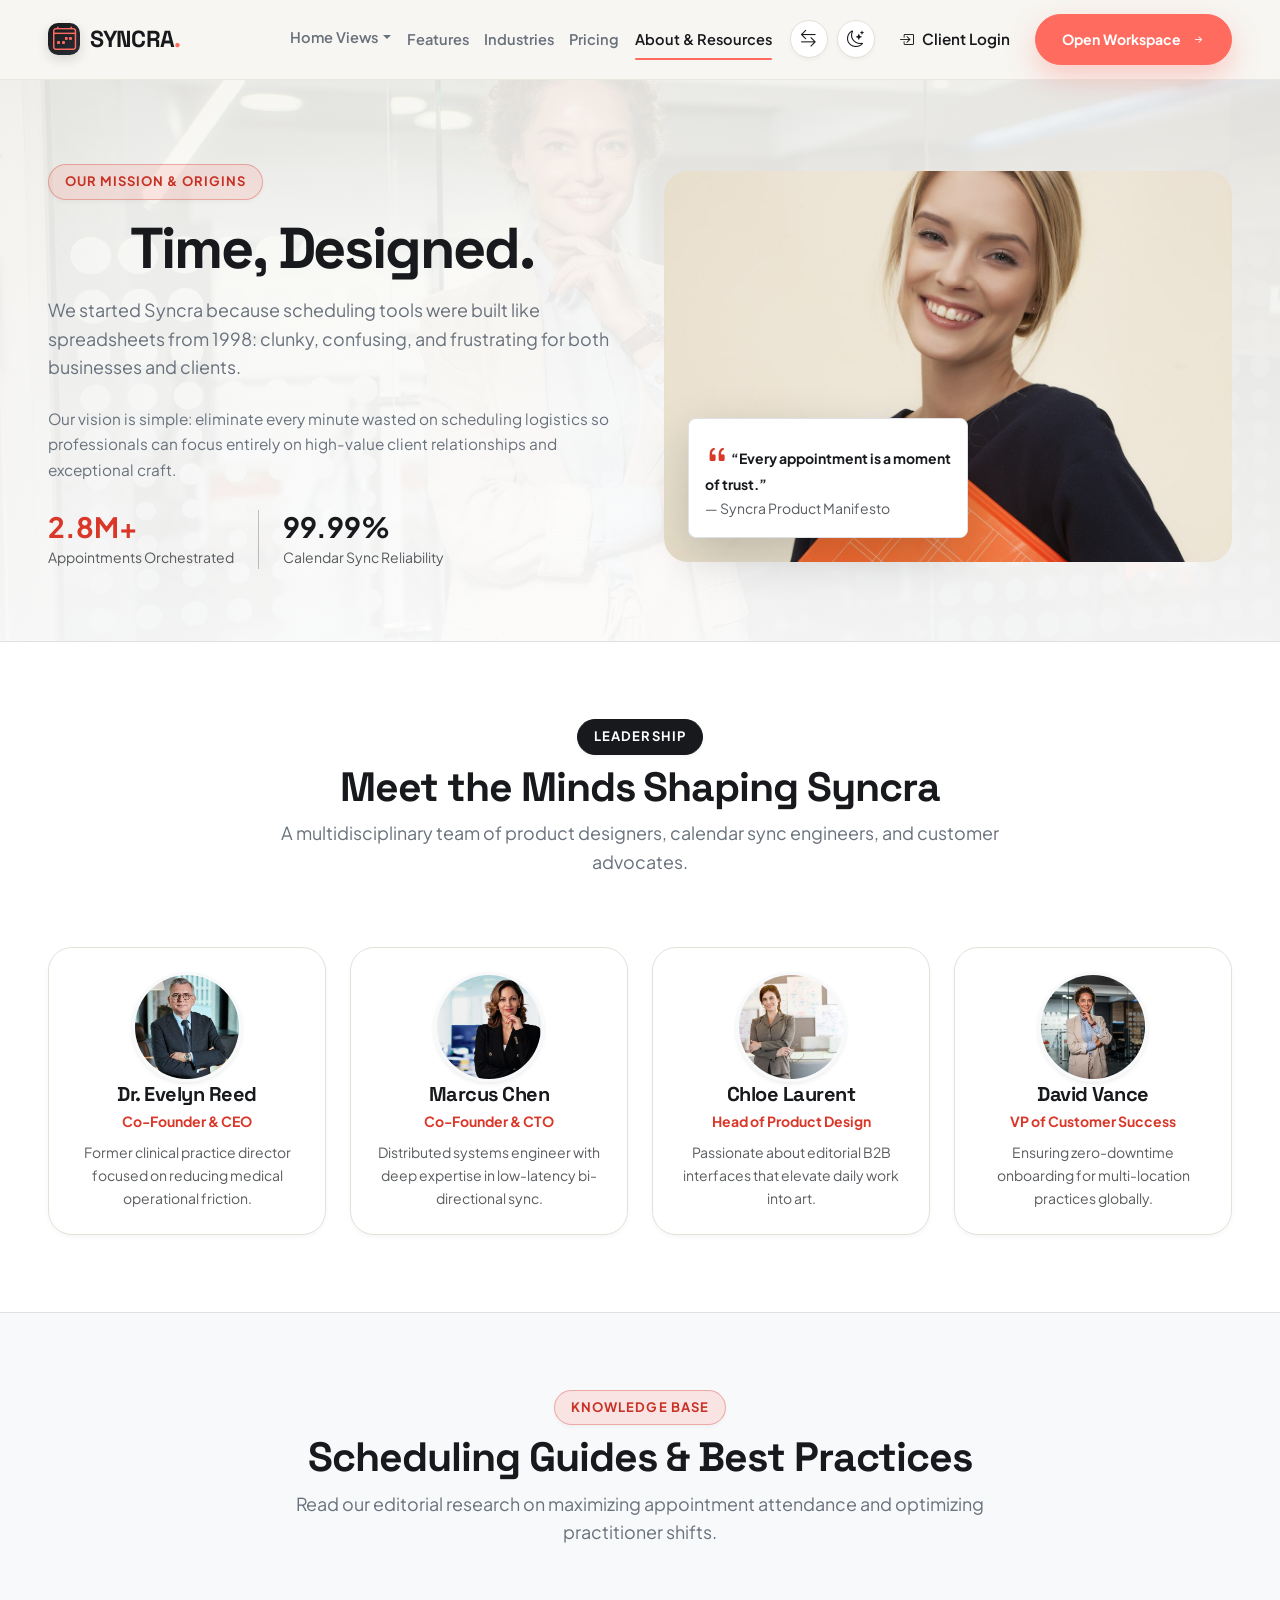
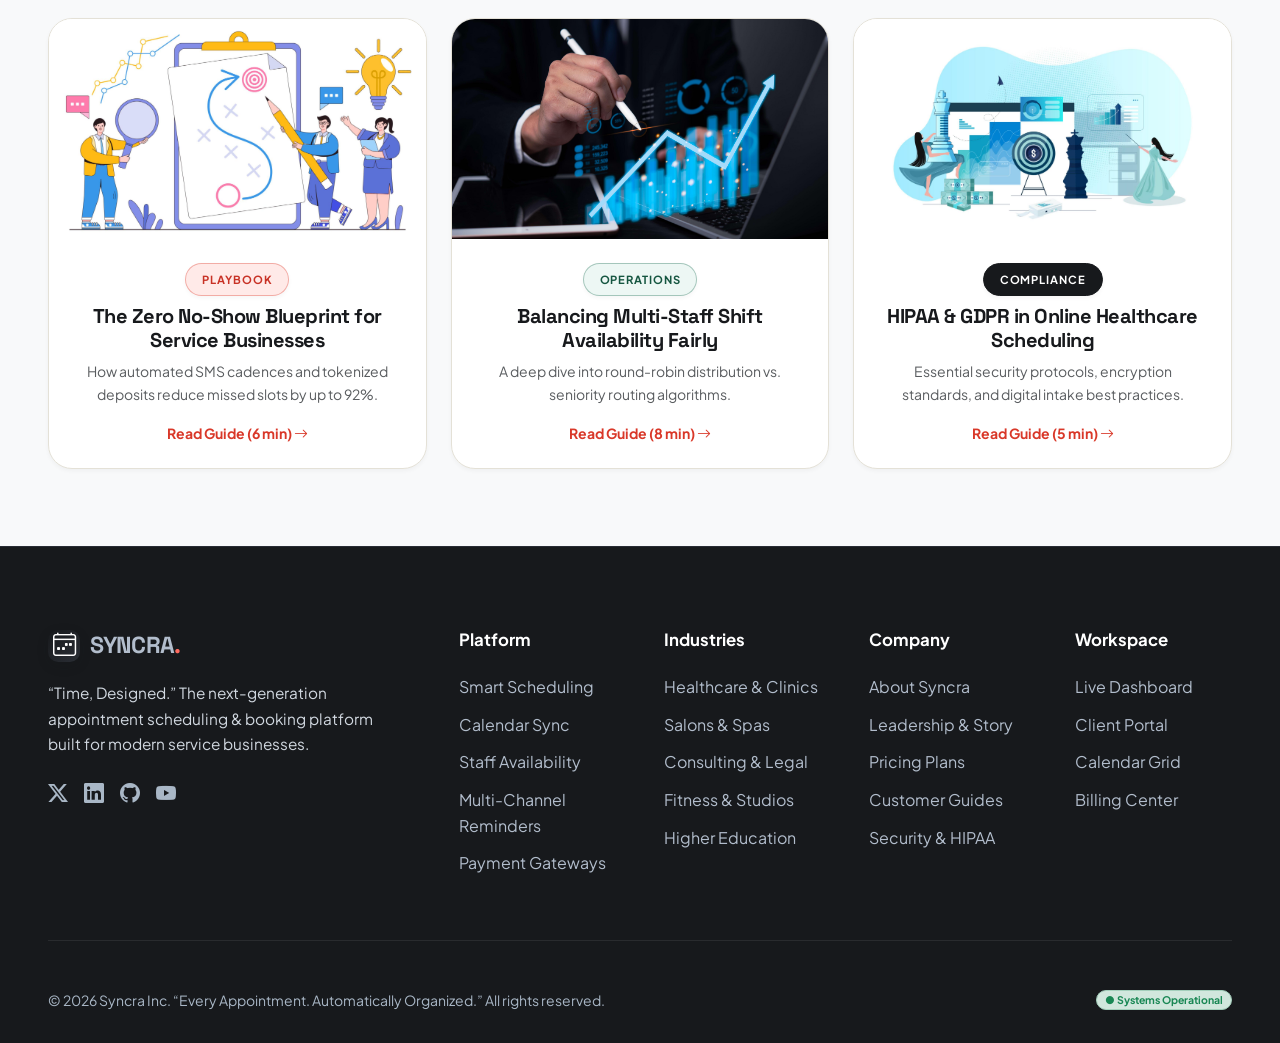
<file: about.html>
<!DOCTYPE html>
<html lang="en">
<head>
  <meta charset="UTF-8">
  <meta name="viewport" content="width=device-width, initial-scale=1.0">
  <title>About Us & Resources — Our Story, Leadership & Best Practices | SYNCRA</title>
  <meta name="description" content="Meet the team behind Syncra. Learn how our mission of 'Time, Designed' is transforming appointment management for thousands of businesses worldwide.">
  
  <!-- Favicon / Fonts -->
  <link rel="icon" type="image/svg+xml" href="image/favicon.svg">
  <link rel="preconnect" href="https://fonts.googleapis.com">
  <link rel="preconnect" href="https://fonts.gstatic.com" crossorigin>
  <link href="https://fonts.googleapis.com/css2?family=Plus+Jakarta+Sans:wght@300;400;500;600;700;800&family=Space+Grotesk:wght@500;600;700&display=swap" rel="stylesheet">
  
  <link href="https://cdn.jsdelivr.net/npm/bootstrap@5.3.3/dist/css/bootstrap.min.css" rel="stylesheet">
  <link rel="stylesheet" href="https://cdn.jsdelivr.net/npm/bootstrap-icons@1.11.3/font/bootstrap-icons.min.css">
  <link rel="stylesheet" href="https://unpkg.com/aos@2.3.1/dist/aos.css">
  <link rel="stylesheet" href="css/style.css">
</head>
<body>

  <!-- Site Header (<= 1024px: Logo + Hamburger Only) -->
  <header class="site-header">
    <div class="container header-container">
      <a href="index.html" class="brand-logo">
        <div class="logo-icon"><i class="bi bi-calendar4-week"></i></div>
        <span>SYNCRA<span class="dot">.</span></span>
      </a>

      <div class="desktop-nav-wrap">
        <nav>
          <ul class="desktop-nav-links">
            <li class="dropdown">
              <a href="#" class="dropdown-toggle" data-bs-toggle="dropdown" aria-expanded="false">
                Home Views
              </a>
              <ul class="dropdown-menu shadow border-0 rounded-3 p-2">
                <li><a class="dropdown-item py-2 fw-semibold" href="index.html"><i class="bi bi-layout-text-window-reverse me-2"></i> Home 1 — Classic SaaS</a></li>
                <li><a class="dropdown-item py-2 fw-semibold" href="home-2.html"><i class="bi bi-cpu-fill me-2"></i> Home 2 — AI Autonomous</a></li>
              </ul>
            </li>
            <li><a href="features.html">Features</a></li>
            <li><a href="industries.html">Industries</a></li>
            <li><a href="pricing.html">Pricing</a></li>
            <li><a href="about.html" class="active">About & Resources</a></li>
          </ul>
        </nav>
        <div class="desktop-actions">
          <!-- RTL Direction Switcher -->
          <button class="nav-tool-btn rtl-toggle-btn" title="Toggle RTL / LTR Direction" aria-label="Toggle RTL">
            <i class="bi bi-arrow-left-right"></i>
          </button>
          <!-- Theme Dark/Light Switcher -->
          <button class="nav-tool-btn theme-toggle-btn" title="Toggle Light / Dark Mode" aria-label="Toggle Theme">
            <i class="bi bi-moon-stars"></i>
          </button>

          <a href="login.html" class="btn-krono-ghost"><i class="bi bi-box-arrow-in-right"></i> Client Login</a>
          <a href="dashboard.html" class="btn-krono-primary">Open Workspace <i class="bi bi-arrow-right-short"></i></a>
        </div>
      </div>

      <button class="hamburger-toggle" id="openMobileNav" aria-label="Open Navigation Menu">
        <i class="bi bi-list fs-4"></i>
      </button>
    </div>
  </header>

  <!-- Mobile Drawer -->
  <div class="mobile-drawer-overlay" id="mobileNavOverlay"></div>
  <div class="mobile-drawer" id="mobileNavDrawer">
    <div class="mobile-drawer-header">
      <a href="index.html" class="brand-logo">
        <div class="logo-icon"><i class="bi bi-calendar4-week"></i></div>
        <span>SYNCRA<span class="dot">.</span></span>
      </a>
      <div class="d-flex align-items-center gap-2">
        <button class="nav-tool-btn rtl-toggle-btn" title="Toggle RTL" aria-label="Toggle RTL">
          <i class="bi bi-arrow-left-right"></i>
        </button>
        <button class="nav-tool-btn theme-toggle-btn" title="Toggle Theme" aria-label="Toggle Theme">
          <i class="bi bi-moon-stars"></i>
        </button>
        <button class="mobile-drawer-close" id="closeMobileNav"><i class="bi bi-x-lg"></i></button>
      </div>
    </div>

    <ul class="mobile-nav-list">
      <li class="mobile-nav-section-title">HOME VIEWS</li>
      <li><a href="index.html" class="mobile-nav-link"><span><i class="bi bi-layout-text-window-reverse me-2 text-coral"></i> Home 1 (Classic SaaS)</span><i class="bi bi-chevron-right text-muted"></i></a></li>
      <li><a href="home-2.html" class="mobile-nav-link"><span><i class="bi bi-cpu-fill me-2 text-coral"></i> Home 2 (AI Autonomous)</span><span class="badge bg-danger rounded-pill">New</span></a></li>
      <li class="mobile-nav-section-title">NAVIGATION</li>
      <li><a href="features.html" class="mobile-nav-link"><span><i class="bi bi-stars me-2"></i> Features</span><i class="bi bi-chevron-right text-muted"></i></a></li>
      <li><a href="industries.html" class="mobile-nav-link"><span><i class="bi bi-building me-2"></i> Industries</span><i class="bi bi-chevron-right text-muted"></i></a></li>
      <li><a href="pricing.html" class="mobile-nav-link"><span><i class="bi bi-tag me-2"></i> Pricing</span><i class="bi bi-chevron-right text-muted"></i></a></li>
      <li><a href="about.html" class="mobile-nav-link active"><span><i class="bi bi-info-circle me-2"></i> About & Resources</span><i class="bi bi-chevron-right text-muted"></i></a></li>
    </ul>

    <div class="mobile-drawer-actions">
      <a href="dashboard.html" class="btn-krono-primary w-100 text-center">Open Workspace <i class="bi bi-arrow-right-short"></i></a>
      <a href="login.html" class="btn-krono-dark w-100 text-center"><i class="bi bi-box-arrow-in-right"></i> Client Login</a>
      <div class="text-center mt-2">
        <small class="text-muted"><i class="bi bi-shield-check text-success"></i> 14-Day Free Trial • No Credit Card</small>
      </div>
    </div>
  </div>

  <!-- Hero Story Header -->
  <section class="subpage-hero hero-about">
    <div class="container" data-aos="fade-up">
      <div class="row align-items-center g-5">
        <div class="col-lg-6" data-aos="fade-right">
          <div class="badge-tag coral mb-3">Our Mission & Origins</div>
          <h1 class="display-hero mb-3">Time, Designed.</h1>
          <p class="lead-lg mb-4">
            We started Syncra because scheduling tools were built like spreadsheets from 1998: clunky, confusing, and frustrating for both businesses and clients.
          </p>
          <p class="text-muted">
            Our vision is simple: eliminate every minute wasted on scheduling logistics so professionals can focus entirely on high-value client relationships and exceptional craft.
          </p>
          <div class="d-flex align-items-center gap-4 pt-2">
            <div>
              <div class="h3 fw-bold text-coral mb-0">2.8M+</div>
              <small class="text-muted">Appointments Orchestrated</small>
            </div>
            <div class="vr"></div>
            <div>
              <div class="h3 fw-bold mb-0">99.99%</div>
              <small class="text-muted">Calendar Sync Reliability</small>
            </div>
          </div>
        </div>

        <div class="col-lg-6" data-aos="fade-left">
          <div class="position-relative">
            <img src="image/home-hero-concierge.jpg" alt="Syncra Story" class="story-hero-img shadow-xl">
            <div class="position-absolute bottom-0 start-0 m-4 p-3 bg-white rounded-3 shadow-lg border" style="max-width: 280px;">
              <div class="fw-bold small"><i class="bi bi-quote text-coral fs-4"></i> “Every appointment is a moment of trust.”</div>
              <small class="text-muted">— Syncra Product Manifesto</small>
            </div>
          </div>
        </div>
      </div>
    </div>
  </section>

  <!-- Leadership & Team -->
  <section class="section-py bg-white border-top border-bottom">
    <div class="container">
      <div class="row text-center justify-content-center section-title-wrap">
        <div class="col-lg-8" data-aos="fade-up">
          <div class="badge-tag dark mb-2">Leadership</div>
          <h2 class="display-title">Meet the Minds Shaping Syncra</h2>
          <p class="lead-lg">A multidisciplinary team of product designers, calendar sync engineers, and customer advocates.</p>
        </div>
      </div>

      <div class="row g-4">
        <!-- Leader 1 -->
        <div class="col-md-6 col-lg-3" data-aos="fade-up" data-aos-delay="100">
          <div class="card-krono text-center p-4 h-100">
            <img src="image/Leadership Portraits.jpg" class="team-avatar-lg border border-3 border-light shadow-sm" alt="Dr. Evelyn Reed">
            <h5 class="fw-bold mb-1">Dr. Evelyn Reed</h5>
            <div class="text-coral small fw-bold mb-2">Co-Founder & CEO</div>
            <p class="small text-muted mb-0">Former clinical practice director focused on reducing medical operational friction.</p>
          </div>
        </div>

        <!-- Leader 2 -->
        <div class="col-md-6 col-lg-3" data-aos="fade-up" data-aos-delay="200">
          <div class="card-krono text-center p-4 h-100">
            <img src="image/Leadership Portraits1.jpg" class="team-avatar-lg border border-3 border-light shadow-sm" alt="Marcus Chen">
            <h5 class="fw-bold mb-1">Marcus Chen</h5>
            <div class="text-coral small fw-bold mb-2">Co-Founder & CTO</div>
            <p class="small text-muted mb-0">Distributed systems engineer with deep expertise in low-latency bi-directional sync.</p>
          </div>
        </div>

        <!-- Leader 3 -->
        <div class="col-md-6 col-lg-3" data-aos="fade-up" data-aos-delay="300">
          <div class="card-krono text-center p-4 h-100">
            <img src="image/Leadership Portraits2.jpg" class="team-avatar-lg border border-3 border-light shadow-sm" alt="Chloe Laurent">
            <h5 class="fw-bold mb-1">Chloe Laurent</h5>
            <div class="text-coral small fw-bold mb-2">Head of Product Design</div>
            <p class="small text-muted mb-0">Passionate about editorial B2B interfaces that elevate daily work into art.</p>
          </div>
        </div>

        <!-- Leader 4 -->
        <div class="col-md-6 col-lg-3" data-aos="fade-up" data-aos-delay="400">
          <div class="card-krono text-center p-4 h-100">
            <img src="image/Leadership Portraits4.jpg" class="team-avatar-lg border border-3 border-light shadow-sm" alt="David Vance">
            <h5 class="fw-bold mb-1">David Vance</h5>
            <div class="text-coral small fw-bold mb-2">VP of Customer Success</div>
            <p class="small text-muted mb-0">Ensuring zero-downtime onboarding for multi-location practices globally.</p>
          </div>
        </div>
      </div>
    </div>
  </section>

  <!-- Scheduling Guides & Resources -->
  <section class="section-py bg-light">
    <div class="container">
      <div class="row text-center justify-content-center section-title-wrap">
        <div class="col-lg-8" data-aos="fade-up">
          <div class="badge-tag coral mb-2">Knowledge Base</div>
          <h2 class="display-title">Scheduling Guides & Best Practices</h2>
          <p class="lead-lg">Read our editorial research on maximizing appointment attendance and optimizing practitioner shifts.</p>
        </div>
      </div>

      <div class="row g-4">
        <!-- Guide 1 -->
        <div class="col-lg-4 col-md-6" data-aos="fade-up" data-aos-delay="100">
          <div class="card-krono p-0 h-100 overflow-hidden">
            <img src="image/Article Thumbnails.jpg" class="article-card-img" alt="Article">
            <div class="p-4 d-flex flex-column flex-grow-1">
              <span class="badge-tag coral mb-2" style="font-size: 0.7rem; align-self: flex-start;">Playbook</span>
              <h5 class="fw-bold mb-2">The Zero No-Show Blueprint for Service Businesses</h5>
              <p class="small text-muted mb-3">How automated SMS cadences and tokenized deposits reduce missed slots by up to 92%.</p>
              <a href="#" class="fw-bold text-coral small mt-auto">Read Guide (6 min) <i class="bi bi-arrow-right"></i></a>
            </div>
          </div>
        </div>

        <!-- Guide 2 -->
        <div class="col-lg-4 col-md-6" data-aos="fade-up" data-aos-delay="200">
          <div class="card-krono p-0 h-100 overflow-hidden">
            <img src="image/Article Thumbnailscs.jpg" class="article-card-img" alt="Article">
            <div class="p-4 d-flex flex-column flex-grow-1">
              <span class="badge-tag mint mb-2" style="font-size: 0.7rem; align-self: flex-start;">Operations</span>
              <h5 class="fw-bold mb-2">Balancing Multi-Staff Shift Availability Fairly</h5>
              <p class="small text-muted mb-3">A deep dive into round-robin distribution vs. seniority routing algorithms.</p>
              <a href="#" class="fw-bold text-coral small mt-auto">Read Guide (8 min) <i class="bi bi-arrow-right"></i></a>
            </div>
          </div>
        </div>

        <!-- Guide 3 -->
        <div class="col-lg-4 col-md-6" data-aos="fade-up" data-aos-delay="300">
          <div class="card-krono p-0 h-100 overflow-hidden">
            <img src="image/Article Thumbnailsw.jpg" class="article-card-img" alt="Article">
            <div class="p-4 d-flex flex-column flex-grow-1">
              <span class="badge-tag dark mb-2" style="font-size: 0.7rem; align-self: flex-start;">Compliance</span>
              <h5 class="fw-bold mb-2">HIPAA & GDPR in Online Healthcare Scheduling</h5>
              <p class="small text-muted mb-3">Essential security protocols, encryption standards, and digital intake best practices.</p>
              <a href="#" class="fw-bold text-coral small mt-auto">Read Guide (5 min) <i class="bi bi-arrow-right"></i></a>
            </div>
          </div>
        </div>
      </div>
    </div>
  </section>

  <!-- Footer -->
  <footer class="site-footer">
    <div class="container">
      <div class="row g-5">
        <div class="col-lg-4">
          <a href="index.html" class="brand-logo mb-3 d-inline-flex text-white">
            <div class="logo-icon bg-coral text-white">
              <i class="bi bi-calendar4-week"></i>
            </div>
            <span>SYNCRA<span class="dot">.</span></span>
          </a>
          <p class="text-white-50 pe-lg-4" style="color: #D1D8E0 !important;">
            “Time, Designed.” The next-generation appointment scheduling & booking platform built for modern service businesses.
          </p>
          <div class="d-flex gap-3 text-white-50 mt-3">
            <a href="#" class="text-white-50" style="color: #A9B7C6 !important;" aria-label="Twitter"><i class="bi bi-twitter-x fs-5"></i></a>
            <a href="#" class="text-white-50" style="color: #A9B7C6 !important;" aria-label="LinkedIn"><i class="bi bi-linkedin fs-5"></i></a>
            <a href="#" class="text-white-50" style="color: #A9B7C6 !important;" aria-label="GitHub"><i class="bi bi-github fs-5"></i></a>
            <a href="#" class="text-white-50" style="color: #A9B7C6 !important;" aria-label="YouTube"><i class="bi bi-youtube fs-5"></i></a>
          </div>
        </div>

        <div class="col-6 col-lg-2">
          <div class="footer-title">Platform</div>
          <ul class="footer-links">
            <li><a href="features.html">Smart Scheduling</a></li>
            <li><a href="features.html">Calendar Sync</a></li>
            <li><a href="features.html">Staff Availability</a></li>
            <li><a href="features.html">Multi-Channel Reminders</a></li>
            <li><a href="features.html">Payment Gateways</a></li>
          </ul>
        </div>

        <div class="col-6 col-lg-2">
          <div class="footer-title">Industries</div>
          <ul class="footer-links">
            <li><a href="industries.html">Healthcare & Clinics</a></li>
            <li><a href="industries.html">Salons & Spas</a></li>
            <li><a href="industries.html">Consulting & Legal</a></li>
            <li><a href="industries.html">Fitness & Studios</a></li>
            <li><a href="industries.html">Higher Education</a></li>
          </ul>
        </div>

        <div class="col-6 col-lg-2">
          <div class="footer-title">Company</div>
          <ul class="footer-links">
            <li><a href="about.html">About Syncra</a></li>
            <li><a href="about.html">Leadership & Story</a></li>
            <li><a href="pricing.html">Pricing Plans</a></li>
            <li><a href="about.html">Customer Guides</a></li>
            <li><a href="about.html">Security & HIPAA</a></li>
          </ul>
        </div>

        <div class="col-6 col-lg-2">
          <div class="footer-title">Workspace</div>
          <ul class="footer-links">
            <li><a href="dashboard.html">Live Dashboard</a></li>
            <li><a href="dashboard.html">Client Portal</a></li>
            <li><a href="dashboard.html">Calendar Grid</a></li>
            <li><a href="dashboard.html">Billing Center</a></li>
          </ul>
        </div>
      </div>

      <div class="footer-bottom">
        <div>© 2026 Syncra Inc. “Every Appointment. Automatically Organized.” All rights reserved.</div>
        <div class="d-flex align-items-center gap-3 mt-2 mt-md-0">
          <span class="badge bg-success-subtle text-success border border-success-subtle rounded-pill px-2 py-1 small">● Systems Operational</span>
        </div>
      </div>
    </div>
  </footer>

  <script src="https://cdn.jsdelivr.net/npm/bootstrap@5.3.3/dist/js/bootstrap.bundle.min.js"></script>
  <script src="https://unpkg.com/aos@2.3.1/dist/aos.js"></script>
  <script src="js/main.js"></script>
  <script>AOS.init({ duration: 800, once: true });</script>
</body>
</html>
</file>
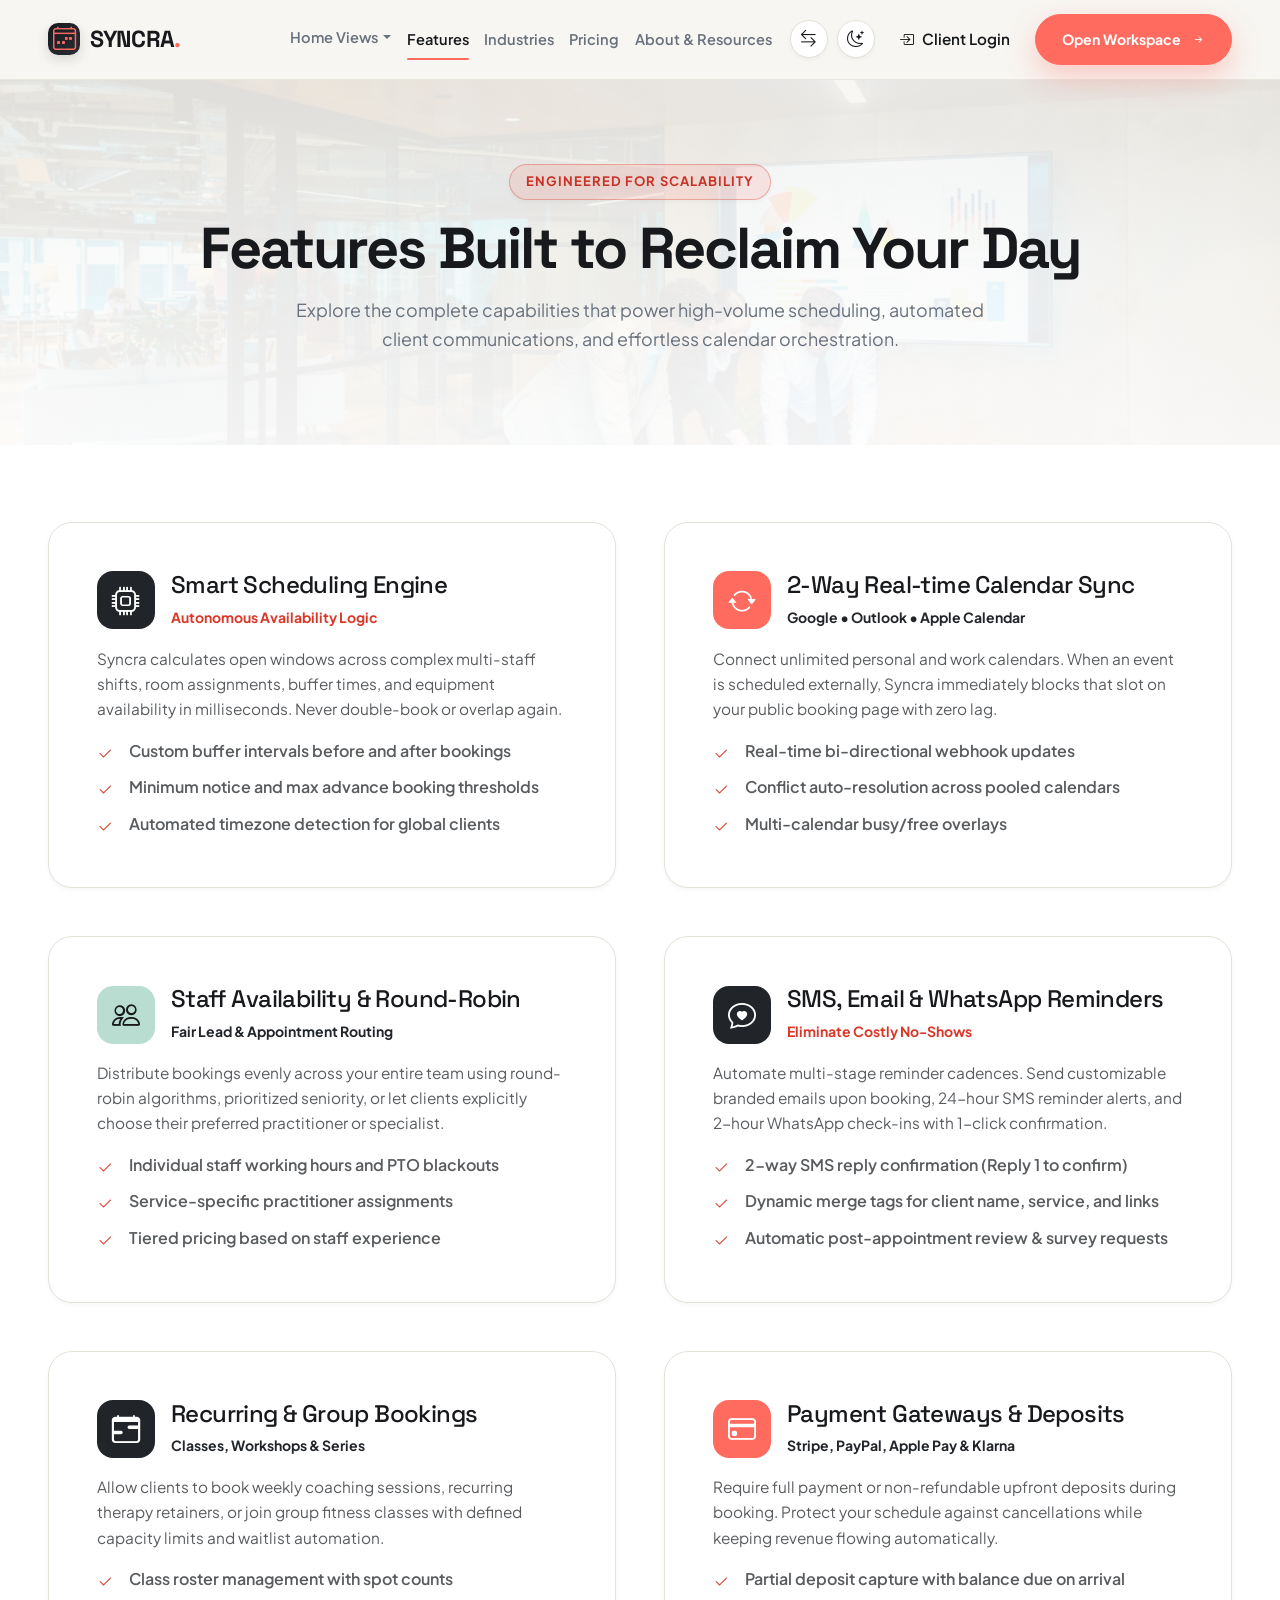
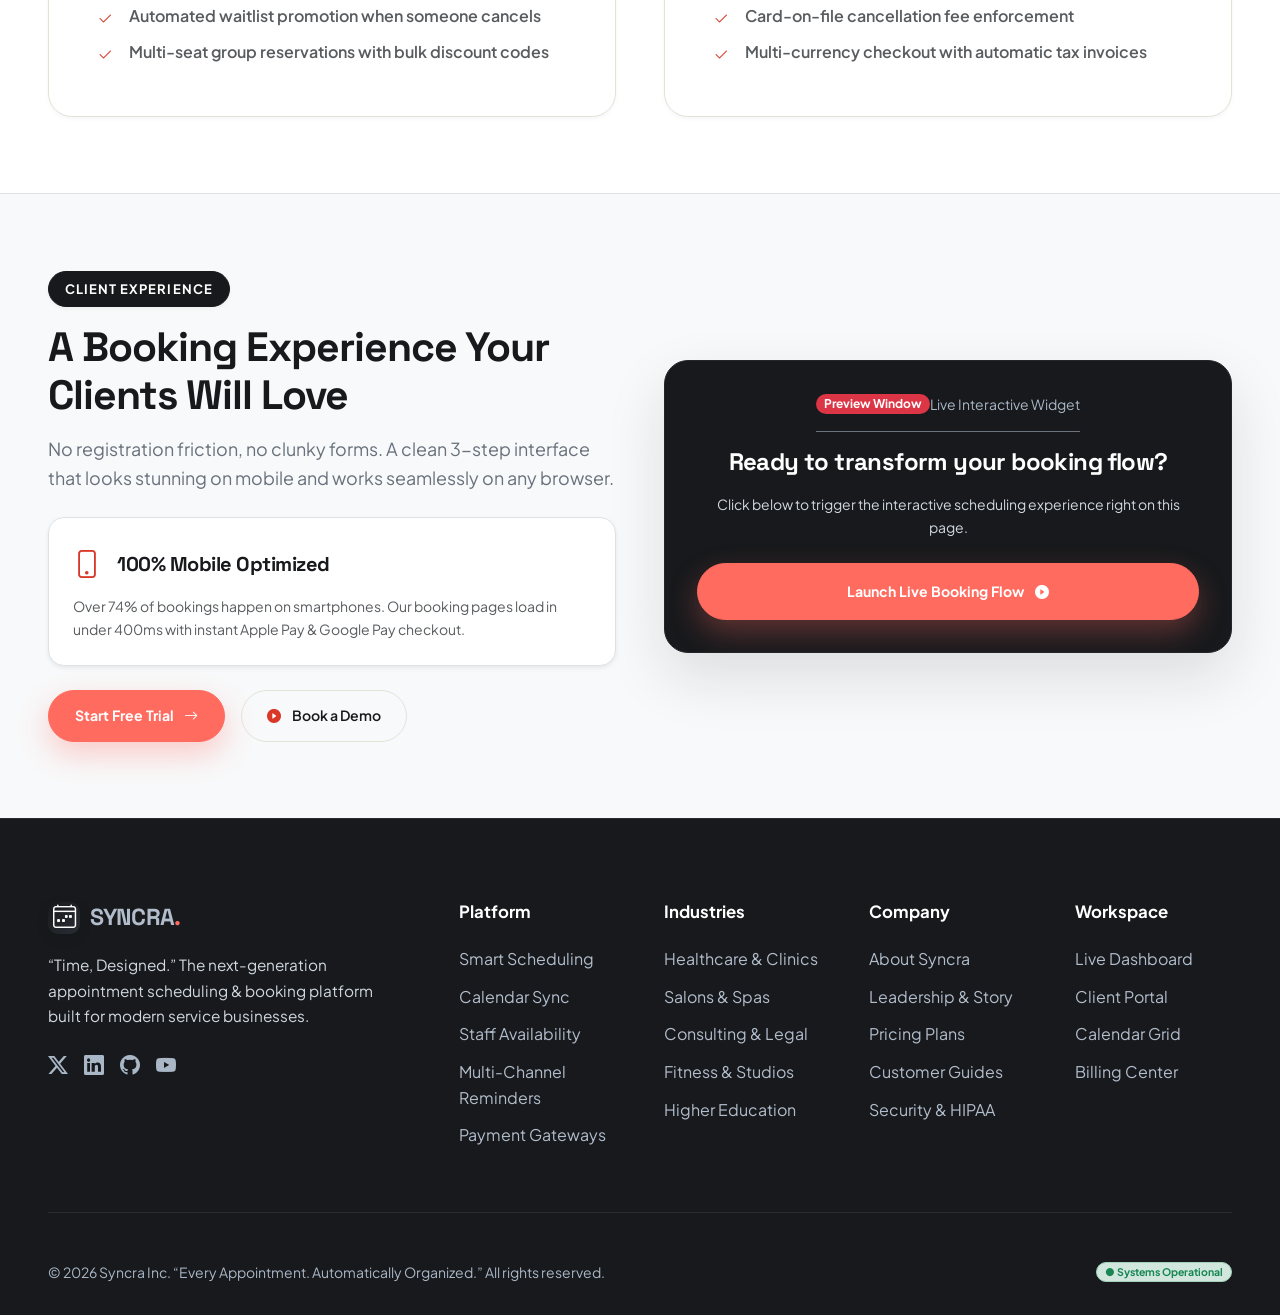
<file: features.html>
<!DOCTYPE html>
<html lang="en">
<head>
  <meta charset="UTF-8">
  <meta name="viewport" content="width=device-width, initial-scale=1.0">
  <title>Features — Smart Scheduling, Calendar Sync & Reminders | SYNCRA</title>
  <meta name="description" content="Discover Syncra's powerful feature suite: 2-way calendar sync, intelligent round-robin staff assignment, multi-channel reminders, recurring bookings, and payment deposits.">
  
  <!-- Favicon / Fonts -->
  <link rel="icon" type="image/svg+xml" href="image/favicon.svg">
  <link rel="preconnect" href="https://fonts.googleapis.com">
  <link rel="preconnect" href="https://fonts.gstatic.com" crossorigin>
  <link href="https://fonts.googleapis.com/css2?family=Plus+Jakarta+Sans:wght@300;400;500;600;700;800&family=Space+Grotesk:wght@500;600;700&display=swap" rel="stylesheet">
  
  <link href="https://cdn.jsdelivr.net/npm/bootstrap@5.3.3/dist/css/bootstrap.min.css" rel="stylesheet">
  <link rel="stylesheet" href="https://cdn.jsdelivr.net/npm/bootstrap-icons@1.11.3/font/bootstrap-icons.min.css">
  <link rel="stylesheet" href="https://unpkg.com/aos@2.3.1/dist/aos.css">
  <link rel="stylesheet" href="css/style.css">
</head>
<body>

  <!-- Site Header (<= 1024px: Logo + Hamburger Only) -->
  <header class="site-header">
    <div class="container header-container">
      <a href="index.html" class="brand-logo">
        <div class="logo-icon"><i class="bi bi-calendar4-week"></i></div>
        <span>SYNCRA<span class="dot">.</span></span>
      </a>

      <div class="desktop-nav-wrap">
        <nav>
          <ul class="desktop-nav-links">
            <li class="dropdown">
              <a href="#" class="dropdown-toggle" data-bs-toggle="dropdown" aria-expanded="false">
                Home Views
              </a>
              <ul class="dropdown-menu shadow border-0 rounded-3 p-2">
                <li><a class="dropdown-item py-2 fw-semibold" href="index.html"><i class="bi bi-layout-text-window-reverse me-2"></i> Home 1 — Classic SaaS</a></li>
                <li><a class="dropdown-item py-2 fw-semibold" href="home-2.html"><i class="bi bi-cpu-fill me-2"></i> Home 2 — AI Autonomous</a></li>
              </ul>
            </li>
            <li><a href="features.html" class="active">Features</a></li>
            <li><a href="industries.html">Industries</a></li>
            <li><a href="pricing.html">Pricing</a></li>
            <li><a href="about.html">About & Resources</a></li>
          </ul>
        </nav>
        <div class="desktop-actions">
          <!-- RTL Direction Switcher -->
          <button class="nav-tool-btn rtl-toggle-btn" title="Toggle RTL / LTR Direction" aria-label="Toggle RTL">
            <i class="bi bi-arrow-left-right"></i>
          </button>
          <!-- Theme Dark/Light Switcher -->
          <button class="nav-tool-btn theme-toggle-btn" title="Toggle Light / Dark Mode" aria-label="Toggle Theme">
            <i class="bi bi-moon-stars"></i>
          </button>

          <a href="login.html" class="btn-krono-ghost"><i class="bi bi-box-arrow-in-right"></i> Client Login</a>
          <a href="dashboard.html" class="btn-krono-primary">Open Workspace <i class="bi bi-arrow-right-short"></i></a>
        </div>
      </div>

      <button class="hamburger-toggle" id="openMobileNav" aria-label="Open Navigation Menu">
        <i class="bi bi-list fs-4"></i>
      </button>
    </div>
  </header>

  <!-- Mobile Drawer -->
  <div class="mobile-drawer-overlay" id="mobileNavOverlay"></div>
  <div class="mobile-drawer" id="mobileNavDrawer">
    <div class="mobile-drawer-header">
      <a href="index.html" class="brand-logo">
        <div class="logo-icon"><i class="bi bi-calendar4-week"></i></div>
        <span>SYNCRA<span class="dot">.</span></span>
      </a>
      <div class="d-flex align-items-center gap-2">
        <button class="nav-tool-btn rtl-toggle-btn" title="Toggle RTL" aria-label="Toggle RTL">
          <i class="bi bi-arrow-left-right"></i>
        </button>
        <button class="nav-tool-btn theme-toggle-btn" title="Toggle Theme" aria-label="Toggle Theme">
          <i class="bi bi-moon-stars"></i>
        </button>
        <button class="mobile-drawer-close" id="closeMobileNav"><i class="bi bi-x-lg"></i></button>
      </div>
    </div>

    <ul class="mobile-nav-list">
      <li class="mobile-nav-section-title">HOME VIEWS</li>
      <li><a href="index.html" class="mobile-nav-link"><span><i class="bi bi-layout-text-window-reverse me-2 text-coral"></i> Home 1 (Classic SaaS)</span><i class="bi bi-chevron-right text-muted"></i></a></li>
      <li><a href="home-2.html" class="mobile-nav-link"><span><i class="bi bi-cpu-fill me-2 text-coral"></i> Home 2 (AI Autonomous)</span><span class="badge bg-danger rounded-pill">New</span></a></li>
      <li class="mobile-nav-section-title">NAVIGATION</li>
      <li><a href="features.html" class="mobile-nav-link active"><span><i class="bi bi-stars me-2"></i> Features</span><i class="bi bi-chevron-right text-muted"></i></a></li>
      <li><a href="industries.html" class="mobile-nav-link"><span><i class="bi bi-building me-2"></i> Industries</span><i class="bi bi-chevron-right text-muted"></i></a></li>
      <li><a href="pricing.html" class="mobile-nav-link"><span><i class="bi bi-tag me-2"></i> Pricing</span><i class="bi bi-chevron-right text-muted"></i></a></li>
      <li><a href="about.html" class="mobile-nav-link"><span><i class="bi bi-info-circle me-2"></i> About & Resources</span><i class="bi bi-chevron-right text-muted"></i></a></li>
    </ul>

    <div class="mobile-drawer-actions">
      <a href="dashboard.html" class="btn-krono-primary w-100 text-center">Open Workspace <i class="bi bi-arrow-right-short"></i></a>
      <a href="login.html" class="btn-krono-dark w-100 text-center"><i class="bi bi-box-arrow-in-right"></i> Client Login</a>
      <div class="text-center mt-2">
        <small class="text-muted"><i class="bi bi-shield-check text-success"></i> 14-Day Free Trial • No Credit Card</small>
      </div>
    </div>
  </div>

  <!-- Hero Header -->
  <section class="subpage-hero hero-features text-center">
    <div class="container" data-aos="fade-up">
      <div class="badge-tag coral mb-3">Engineered for Scalability</div>
      <h1 class="display-hero mb-3">Features Built to Reclaim Your Day</h1>
      <p class="lead-lg mx-auto" style="max-width: 720px;">
        Explore the complete capabilities that power high-volume scheduling, automated client communications, and effortless calendar orchestration.
      </p>
    </div>
  </section>

  <!-- Feature Pillar Grid -->
  <section class="section-py bg-white border-bottom">
    <div class="container">
      <div class="row g-4 g-lg-5">
        <!-- Feature 1: Smart Scheduling Engine -->
        <div class="col-lg-6" data-aos="fade-up">
          <div class="card-krono feature-pillar-card p-4 p-lg-5 h-100 text-start">
            <div class="d-flex align-items-center gap-3 mb-3">
              <div class="p-3 rounded-4 bg-dark text-white fs-3 d-inline-flex align-items-center justify-content-center" style="width: 58px; height: 58px; flex-shrink: 0;"><i class="bi bi-cpu"></i></div>
              <div>
                <h3 class="h4 mb-1">Smart Scheduling Engine</h3>
                <small class="text-coral fw-bold">Autonomous Availability Logic</small>
              </div>
            </div>
            <p class="text-muted mb-3">
              Syncra calculates open windows across complex multi-staff shifts, room assignments, buffer times, and equipment availability in milliseconds. Never double-book or overlap again.
            </p>
            <ul class="list-unstyled d-flex flex-column gap-2 mb-0 fw-semibold text-muted">
              <li><i class="bi bi-check2 text-coral me-2"></i> <span>Custom buffer intervals before and after bookings</span></li>
              <li><i class="bi bi-check2 text-coral me-2"></i> <span>Minimum notice and max advance booking thresholds</span></li>
              <li><i class="bi bi-check2 text-coral me-2"></i> <span>Automated timezone detection for global clients</span></li>
            </ul>
          </div>
        </div>

        <!-- Feature 2: 2-Way Calendar Sync -->
        <div class="col-lg-6" data-aos="fade-up" data-aos-delay="100">
          <div class="card-krono feature-pillar-card p-4 p-lg-5 h-100 text-start">
            <div class="d-flex align-items-center gap-3 mb-3">
              <div class="p-3 rounded-4 bg-coral text-white fs-3 d-inline-flex align-items-center justify-content-center" style="width: 58px; height: 58px; flex-shrink: 0;"><i class="bi bi-arrow-repeat"></i></div>
              <div>
                <h3 class="h4 mb-1">2-Way Real-time Calendar Sync</h3>
                <small class="text-dark fw-bold">Google • Outlook • Apple Calendar</small>
              </div>
            </div>
            <p class="text-muted mb-3">
              Connect unlimited personal and work calendars. When an event is scheduled externally, Syncra immediately blocks that slot on your public booking page with zero lag.
            </p>
            <ul class="list-unstyled d-flex flex-column gap-2 mb-0 fw-semibold text-muted">
              <li><i class="bi bi-check2 text-coral me-2"></i> <span>Real-time bi-directional webhook updates</span></li>
              <li><i class="bi bi-check2 text-coral me-2"></i> <span>Conflict auto-resolution across pooled calendars</span></li>
              <li><i class="bi bi-check2 text-coral me-2"></i> <span>Multi-calendar busy/free overlays</span></li>
            </ul>
          </div>
        </div>

        <!-- Feature 3: Multi-Staff Availability & Round Robin -->
        <div class="col-lg-6" data-aos="fade-up">
          <div class="card-krono feature-pillar-card p-4 p-lg-5 h-100 text-start">
            <div class="d-flex align-items-center gap-3 mb-3">
              <div class="p-3 rounded-4 bg-mint text-dark fs-3 d-inline-flex align-items-center justify-content-center" style="width: 58px; height: 58px; flex-shrink: 0;"><i class="bi bi-people"></i></div>
              <div>
                <h3 class="h4 mb-1">Staff Availability & Round-Robin</h3>
                <small class="text-dark fw-bold">Fair Lead & Appointment Routing</small>
              </div>
            </div>
            <p class="text-muted mb-3">
              Distribute bookings evenly across your entire team using round-robin algorithms, prioritized seniority, or let clients explicitly choose their preferred practitioner or specialist.
            </p>
            <ul class="list-unstyled d-flex flex-column gap-2 mb-0 fw-semibold text-muted">
              <li><i class="bi bi-check2 text-coral me-2"></i> <span>Individual staff working hours and PTO blackouts</span></li>
              <li><i class="bi bi-check2 text-coral me-2"></i> <span>Service-specific practitioner assignments</span></li>
              <li><i class="bi bi-check2 text-coral me-2"></i> <span>Tiered pricing based on staff experience</span></li>
            </ul>
          </div>
        </div>

        <!-- Feature 4: Multi-Channel Reminders -->
        <div class="col-lg-6" data-aos="fade-up" data-aos-delay="100">
          <div class="card-krono feature-pillar-card p-4 p-lg-5 h-100 text-start">
            <div class="d-flex align-items-center gap-3 mb-3">
              <div class="p-3 rounded-4 bg-dark text-coral fs-3 d-inline-flex align-items-center justify-content-center" style="width: 58px; height: 58px; flex-shrink: 0;"><i class="bi bi-chat-heart"></i></div>
              <div>
                <h3 class="h4 mb-1">SMS, Email & WhatsApp Reminders</h3>
                <small class="text-coral fw-bold">Eliminate Costly No-Shows</small>
              </div>
            </div>
            <p class="text-muted mb-3">
              Automate multi-stage reminder cadences. Send customizable branded emails upon booking, 24-hour SMS reminder alerts, and 2-hour WhatsApp check-ins with 1-click confirmation.
            </p>
            <ul class="list-unstyled d-flex flex-column gap-2 mb-0 fw-semibold text-muted">
              <li><i class="bi bi-check2 text-coral me-2"></i> <span>2-way SMS reply confirmation (Reply 1 to confirm)</span></li>
              <li><i class="bi bi-check2 text-coral me-2"></i> <span>Dynamic merge tags for client name, service, and links</span></li>
              <li><i class="bi bi-check2 text-coral me-2"></i> <span>Automatic post-appointment review & survey requests</span></li>
            </ul>
          </div>
        </div>

        <!-- Feature 5: Recurring & Group Bookings -->
        <div class="col-lg-6" data-aos="fade-up">
          <div class="card-krono feature-pillar-card p-4 p-lg-5 h-100 text-start">
            <div class="d-flex align-items-center gap-3 mb-3">
              <div class="p-3 rounded-4 bg-dark text-white fs-3 d-inline-flex align-items-center justify-content-center" style="width: 58px; height: 58px; flex-shrink: 0;"><i class="bi bi-calendar-range"></i></div>
              <div>
                <h3 class="h4 mb-1">Recurring & Group Bookings</h3>
                <small class="text-dark fw-bold">Classes, Workshops & Series</small>
              </div>
            </div>
            <p class="text-muted mb-3">
              Allow clients to book weekly coaching sessions, recurring therapy retainers, or join group fitness classes with defined capacity limits and waitlist automation.
            </p>
            <ul class="list-unstyled d-flex flex-column gap-2 mb-0 fw-semibold text-muted">
              <li><i class="bi bi-check2 text-coral me-2"></i> <span>Class roster management with spot counts</span></li>
              <li><i class="bi bi-check2 text-coral me-2"></i> <span>Automated waitlist promotion when someone cancels</span></li>
              <li><i class="bi bi-check2 text-coral me-2"></i> <span>Multi-seat group reservations with bulk discount codes</span></li>
            </ul>
          </div>
        </div>

        <!-- Feature 6: Payments & Deposits -->
        <div class="col-lg-6" data-aos="fade-up" data-aos-delay="100">
          <div class="card-krono feature-pillar-card p-4 p-lg-5 h-100 text-start">
            <div class="d-flex align-items-center gap-3 mb-3">
              <div class="p-3 rounded-4 bg-coral text-white fs-3 d-inline-flex align-items-center justify-content-center" style="width: 58px; height: 58px; flex-shrink: 0;"><i class="bi bi-credit-card"></i></div>
              <div>
                <h3 class="h4 mb-1">Payment Gateways & Deposits</h3>
                <small class="text-dark fw-bold">Stripe, PayPal, Apple Pay & Klarna</small>
              </div>
            </div>
            <p class="text-muted mb-3">
              Require full payment or non-refundable upfront deposits during booking. Protect your schedule against cancellations while keeping revenue flowing automatically.
            </p>
            <ul class="list-unstyled d-flex flex-column gap-2 mb-0 fw-semibold text-muted">
              <li><i class="bi bi-check2 text-coral me-2"></i> <span>Partial deposit capture with balance due on arrival</span></li>
              <li><i class="bi bi-check2 text-coral me-2"></i> <span>Card-on-file cancellation fee enforcement</span></li>
              <li><i class="bi bi-check2 text-coral me-2"></i> <span>Multi-currency checkout with automatic tax invoices</span></li>
            </ul>
          </div>
        </div>
      </div>
    </div>
  </section>

  <!-- Interactive Deep Dive Section: Visual Booking Experience -->
  <section class="section-py bg-light">
    <div class="container">
      <div class="row align-items-center g-5">
        <div class="col-lg-6 feature-booking-experience" data-aos="fade-right">
          <div class="badge-tag dark mb-3">Client Experience</div>
          <h2 class="display-title mb-3 text-start">A Booking Experience Your Clients Will Love</h2>
          <p class="lead-lg mb-4 text-start">
            No registration friction, no clunky forms. A clean 3-step interface that looks stunning on mobile and works seamlessly on any browser.
          </p>
          <div class="p-4 bg-white rounded-4 border mb-4 shadow-sm">
            <div class="d-flex align-items-center gap-3 mb-2">
              <i class="bi bi-phone text-coral fs-3"></i>
              <h5 class="mb-0 fw-bold">100% Mobile Optimized</h5>
            </div>
            <p class="small text-muted mb-0">Over 74% of bookings happen on smartphones. Our booking pages load in under 400ms with instant Apple Pay & Google Pay checkout.</p>
          </div>
          <div class="d-flex flex-wrap align-items-center gap-3">
            <a href="register.html" class="btn-krono-primary">Start Free Trial <i class="bi bi-arrow-right"></i></a>
            <button class="btn-krono-outline" onclick="openQuickBookModal('Executive Feature Demo')"><i class="bi bi-play-circle-fill text-coral"></i> Book a Demo</button>
          </div>
        </div>

        <div class="col-lg-6" data-aos="fade-left">
          <div class="card-krono-dark shadow-xl">
            <div class="d-flex align-items-center justify-content-between pb-3 border-bottom border-secondary mb-3">
              <span class="badge bg-danger rounded-pill">Preview Window</span>
              <span class="text-white-50 small" style="color: #A9B7C6 !important;">Live Interactive Widget</span>
            </div>
            <h4 class="text-white fw-bold mb-3">Ready to transform your booking flow?</h4>
            <p class="text-white-50 small mb-4" style="color: #D1D8E0 !important;">Click below to trigger the interactive scheduling experience right on this page.</p>
            <button class="btn-krono-primary w-100 py-3" onclick="openQuickBookModal('Executive Feature Demo')">
              Launch Live Booking Flow <i class="bi bi-play-circle-fill"></i>
            </button>
          </div>
        </div>
      </div>
    </div>
  </section>

  <!-- Footer -->
  <footer class="site-footer">
    <div class="container">
      <div class="row g-5">
        <div class="col-lg-4">
          <a href="index.html" class="brand-logo mb-3 d-inline-flex text-white">
            <div class="logo-icon bg-coral text-white">
              <i class="bi bi-calendar4-week"></i>
            </div>
            <span>SYNCRA<span class="dot">.</span></span>
          </a>
          <p class="text-white-50 pe-lg-4" style="color: #D1D8E0 !important;">
            “Time, Designed.” The next-generation appointment scheduling & booking platform built for modern service businesses.
          </p>
          <div class="d-flex gap-3 text-white-50 mt-3">
            <a href="#" class="text-white-50" style="color: #A9B7C6 !important;" aria-label="Twitter"><i class="bi bi-twitter-x fs-5"></i></a>
            <a href="#" class="text-white-50" style="color: #A9B7C6 !important;" aria-label="LinkedIn"><i class="bi bi-linkedin fs-5"></i></a>
            <a href="#" class="text-white-50" style="color: #A9B7C6 !important;" aria-label="GitHub"><i class="bi bi-github fs-5"></i></a>
            <a href="#" class="text-white-50" style="color: #A9B7C6 !important;" aria-label="YouTube"><i class="bi bi-youtube fs-5"></i></a>
          </div>
        </div>

        <div class="col-6 col-lg-2">
          <div class="footer-title">Platform</div>
          <ul class="footer-links">
            <li><a href="features.html">Smart Scheduling</a></li>
            <li><a href="features.html">Calendar Sync</a></li>
            <li><a href="features.html">Staff Availability</a></li>
            <li><a href="features.html">Multi-Channel Reminders</a></li>
            <li><a href="features.html">Payment Gateways</a></li>
          </ul>
        </div>

        <div class="col-6 col-lg-2">
          <div class="footer-title">Industries</div>
          <ul class="footer-links">
            <li><a href="industries.html">Healthcare & Clinics</a></li>
            <li><a href="industries.html">Salons & Spas</a></li>
            <li><a href="industries.html">Consulting & Legal</a></li>
            <li><a href="industries.html">Fitness & Studios</a></li>
            <li><a href="industries.html">Higher Education</a></li>
          </ul>
        </div>

        <div class="col-6 col-lg-2">
          <div class="footer-title">Company</div>
          <ul class="footer-links">
            <li><a href="about.html">About Syncra</a></li>
            <li><a href="about.html">Leadership & Story</a></li>
            <li><a href="pricing.html">Pricing Plans</a></li>
            <li><a href="about.html">Customer Guides</a></li>
            <li><a href="about.html">Security & HIPAA</a></li>
          </ul>
        </div>

        <div class="col-6 col-lg-2">
          <div class="footer-title">Workspace</div>
          <ul class="footer-links">
            <li><a href="dashboard.html">Live Dashboard</a></li>
            <li><a href="dashboard.html">Client Portal</a></li>
            <li><a href="dashboard.html">Calendar Grid</a></li>
            <li><a href="dashboard.html">Billing Center</a></li>
          </ul>
        </div>
      </div>

      <div class="footer-bottom">
        <div>© 2026 Syncra Inc. “Every Appointment. Automatically Organized.” All rights reserved.</div>
        <div class="d-flex align-items-center gap-3 mt-2 mt-md-0">
          <span class="badge bg-success-subtle text-success border border-success-subtle rounded-pill px-2 py-1 small">● Systems Operational</span>
        </div>
      </div>
    </div>
  </footer>

  <!-- Booking Modal -->
  <div class="custom-modal-backdrop" id="kronoBookingModal">
    <div class="custom-modal-dialog p-4">
      <div class="d-flex align-items-center justify-content-between pb-3 border-bottom mb-4">
        <div class="d-flex align-items-center gap-2">
          <div class="logo-icon bg-coral text-white p-2 rounded-3"><i class="bi bi-calendar-plus"></i></div>
          <h5 class="mb-0 fw-bold">Live Appointment Simulator</h5>
        </div>
        <button class="btn btn-sm btn-outline-secondary rounded-circle close-booking-modal" style="width: 32px; height: 32px; padding: 0;"><i class="bi bi-x-lg"></i></button>
      </div>
      <div id="modalBookingForm">
        <div class="mb-3">
          <label class="form-label fw-bold small text-muted">SERVICE</label>
          <input type="text" class="form-control fw-bold" id="modalServiceName" value="Feature Demonstration" readonly>
        </div>
        <div class="row g-3 mb-3">
          <div class="col-6"><label class="form-label fw-bold small text-muted">DATE</label><input type="date" class="form-control" value="2026-09-25"></div>
          <div class="col-6"><label class="form-label fw-bold small text-muted">TIME</label><select class="form-select"><option>10:00 AM</option><option selected>02:00 PM</option><option>04:30 PM</option></select></div>
        </div>
        <div class="mb-3"><label class="form-label fw-bold small text-muted">NAME</label><input type="text" class="form-control" value="Elena Rostova"></div>
        <div class="mb-4"><label class="form-label fw-bold small text-muted">EMAIL</label><input type="email" class="form-control" value="elena@rostova.com"></div>
        <button class="btn-krono-primary w-100 py-3" id="submitBookingDemoBtn">Confirm Booking <i class="bi bi-check2-circle"></i></button>
      </div>
      <div id="modalBookingSuccess" style="display: none;" class="text-center py-4">
        <div class="w-16 h-16 bg-success text-white rounded-circle d-inline-flex align-items-center justify-content-center mb-3" style="width: 64px; height: 64px; font-size: 2rem;"><i class="bi bi-check-lg"></i></div>
        <h4 class="fw-bold mb-2">Slot Successfully Reserved!</h4>
        <p class="text-muted small mb-4">Calendar event created and SMS notifications armed.</p>
        <button class="btn-krono-dark w-100 close-booking-modal">Close</button>
      </div>
    </div>
  </div>

  <script src="https://cdn.jsdelivr.net/npm/bootstrap@5.3.3/dist/js/bootstrap.bundle.min.js"></script>
  <script src="https://unpkg.com/aos@2.3.1/dist/aos.js"></script>
  <script src="js/main.js"></script>
  <script>AOS.init({ duration: 800, once: true });</script>
</body>
</html>
</file>
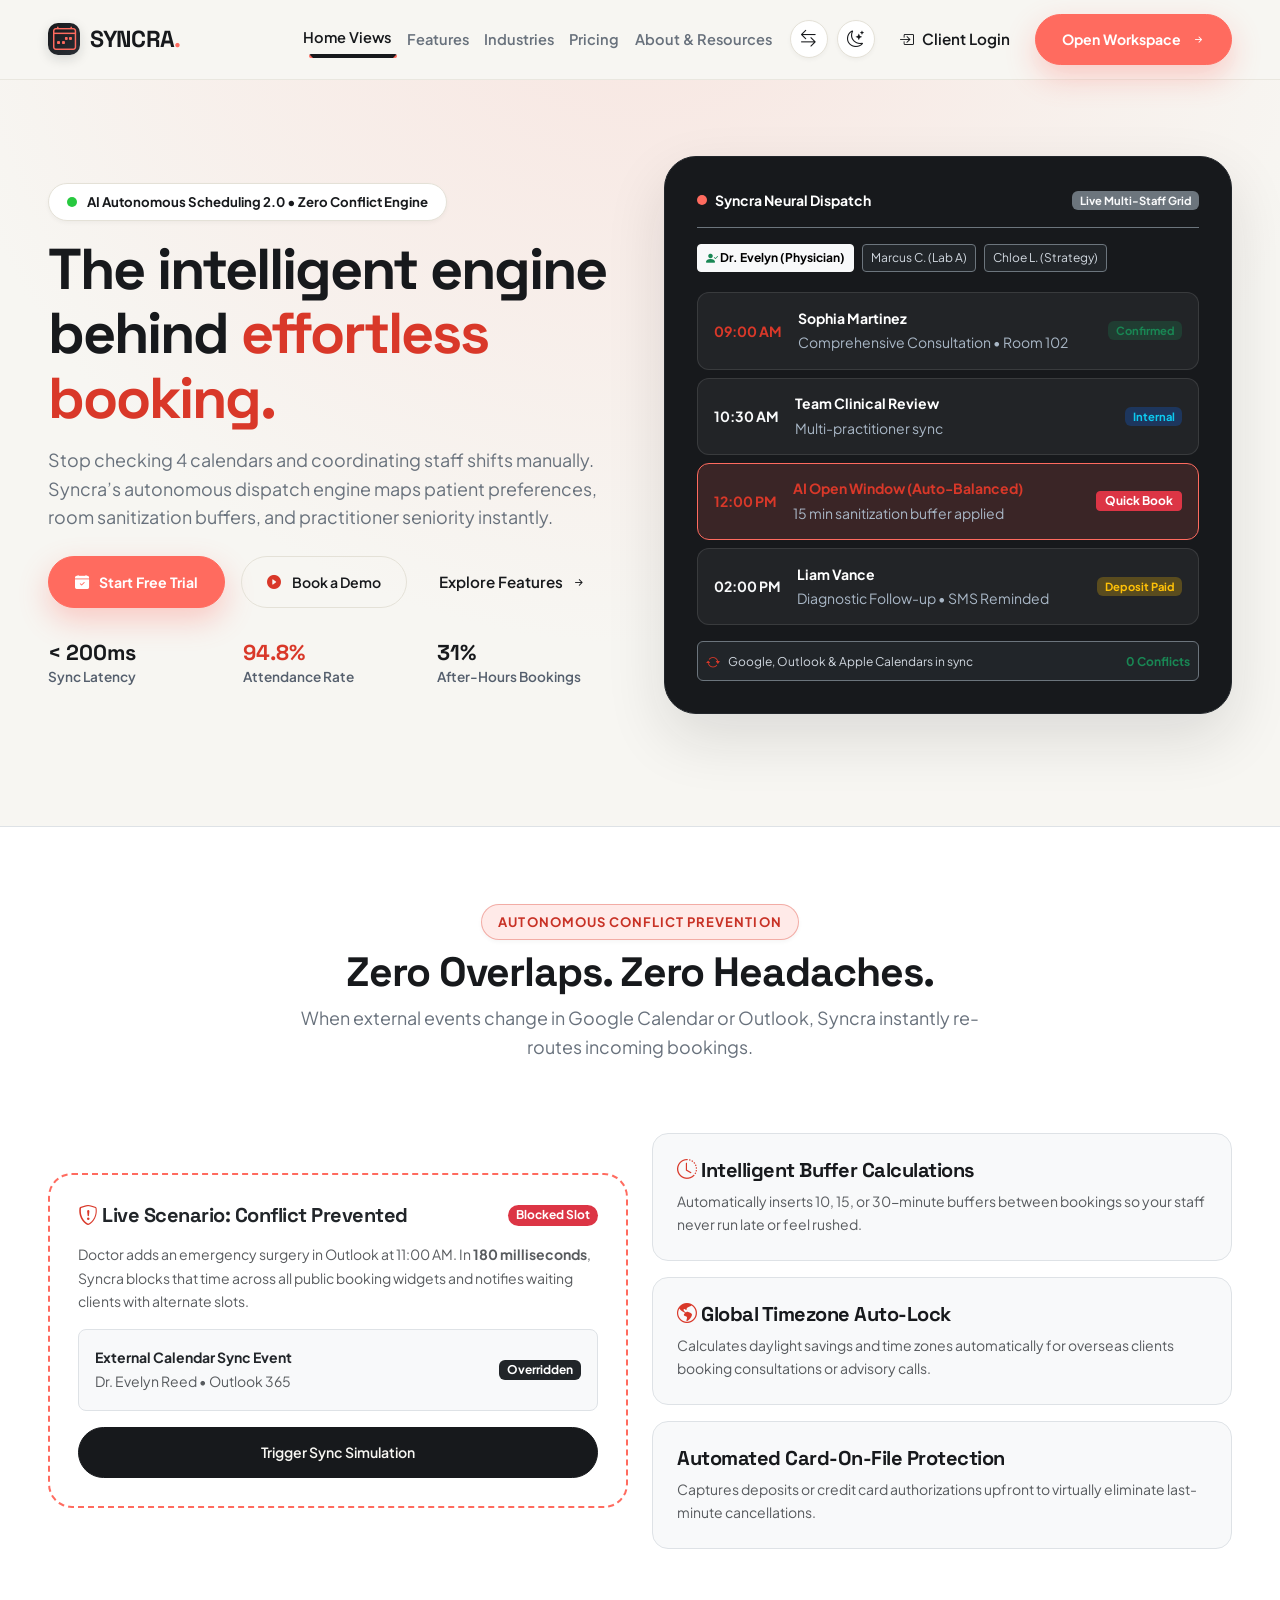
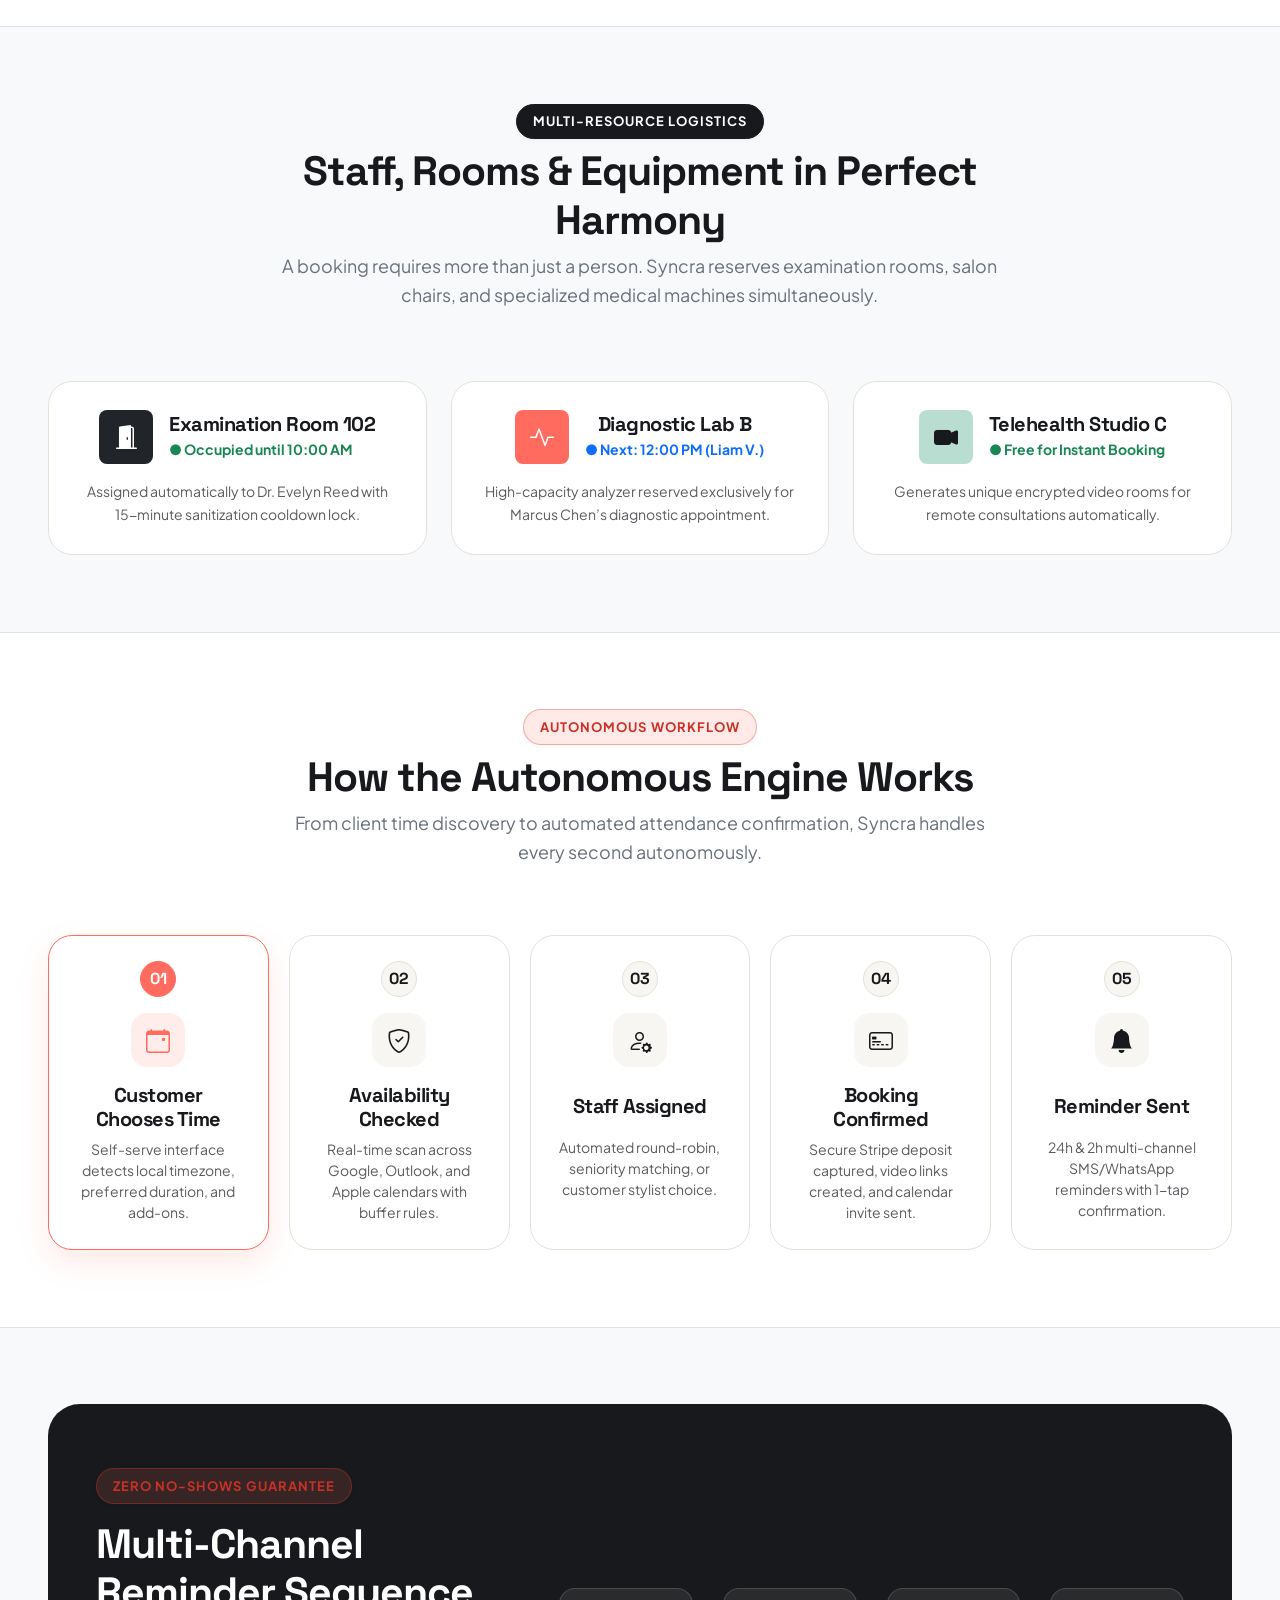
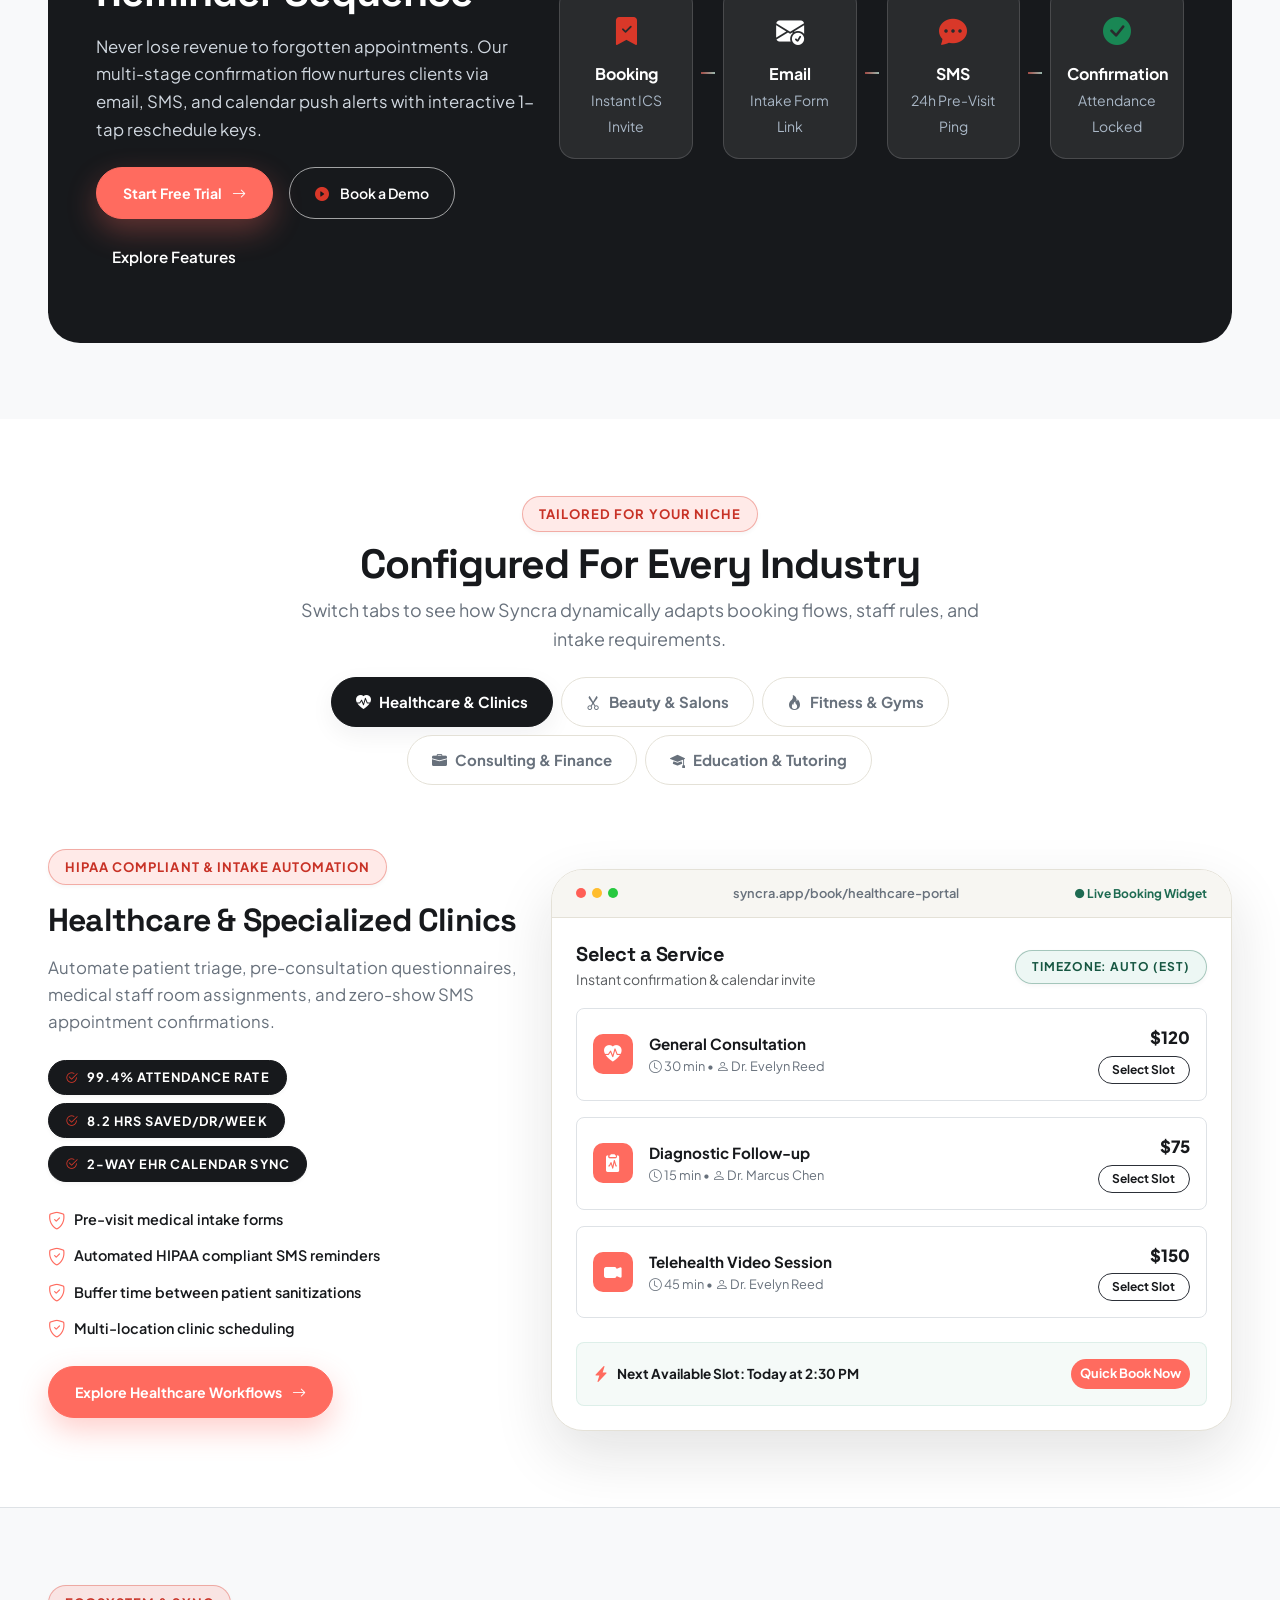
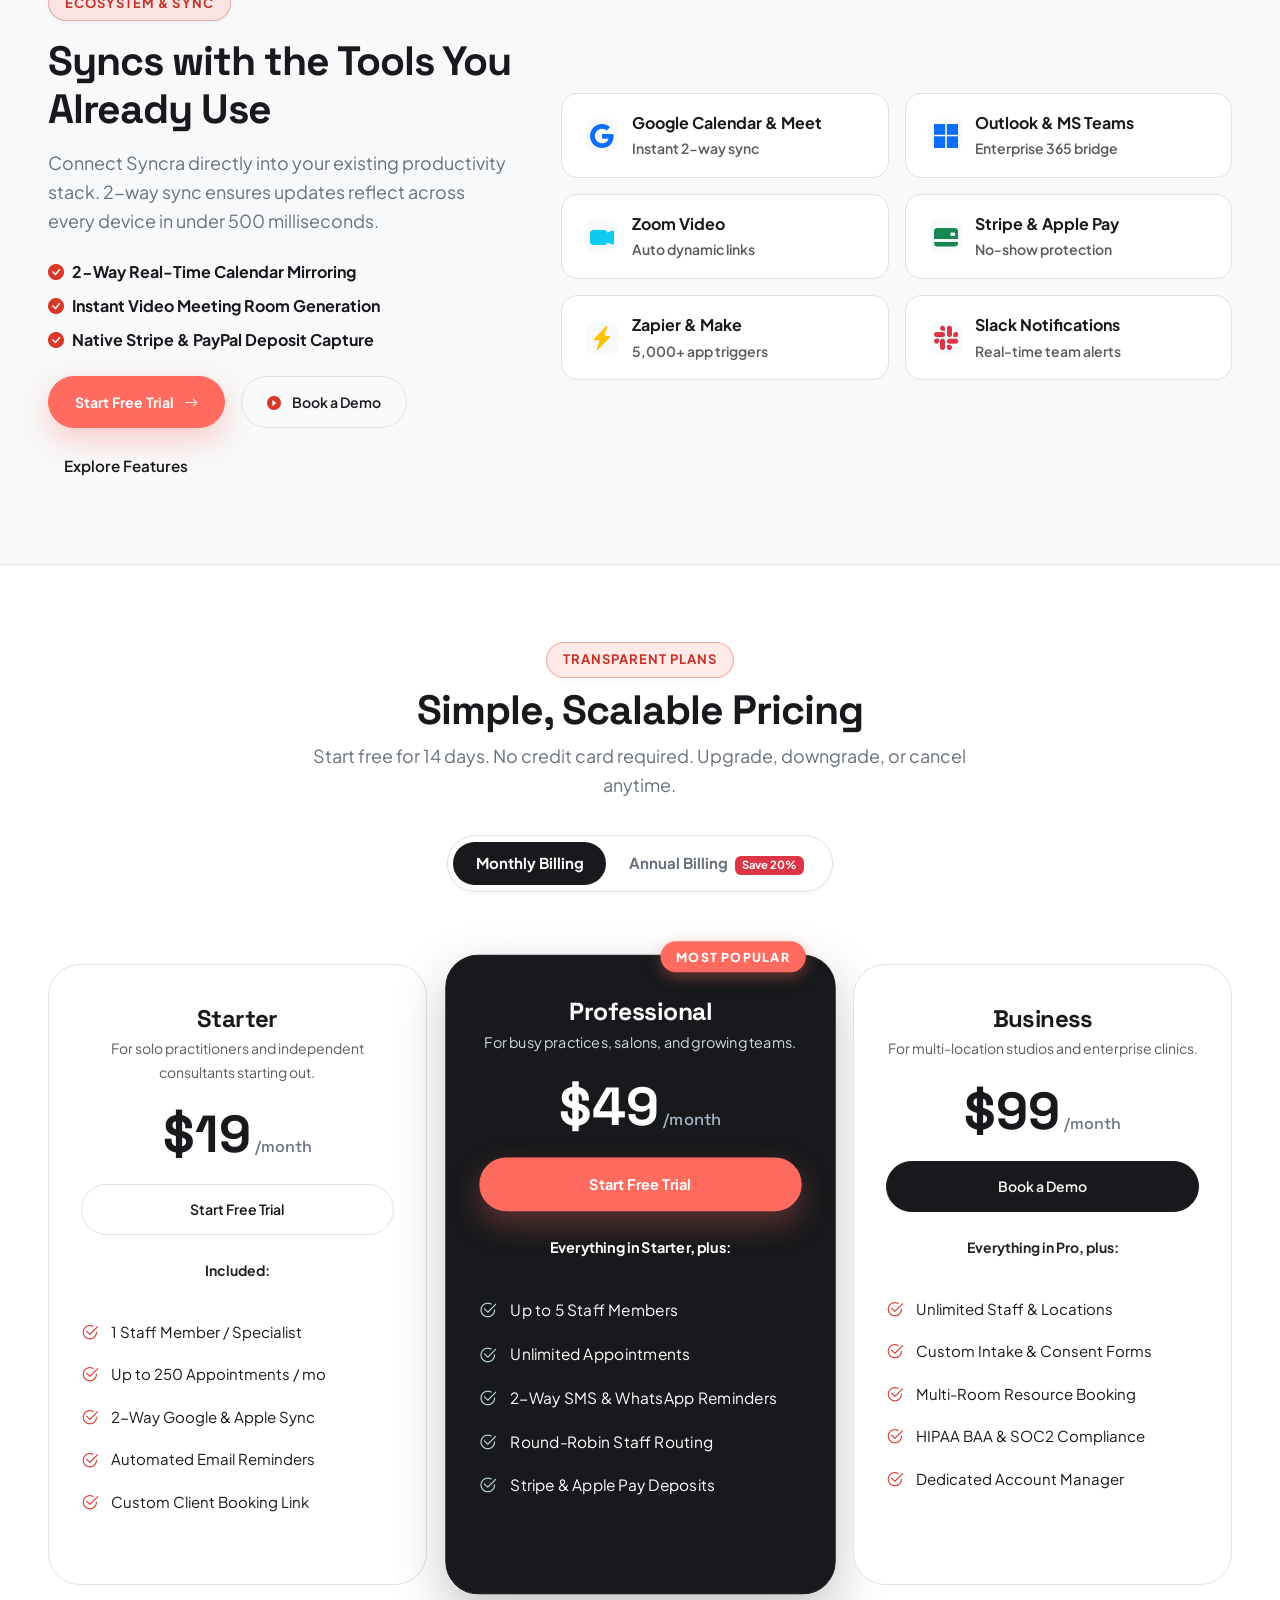
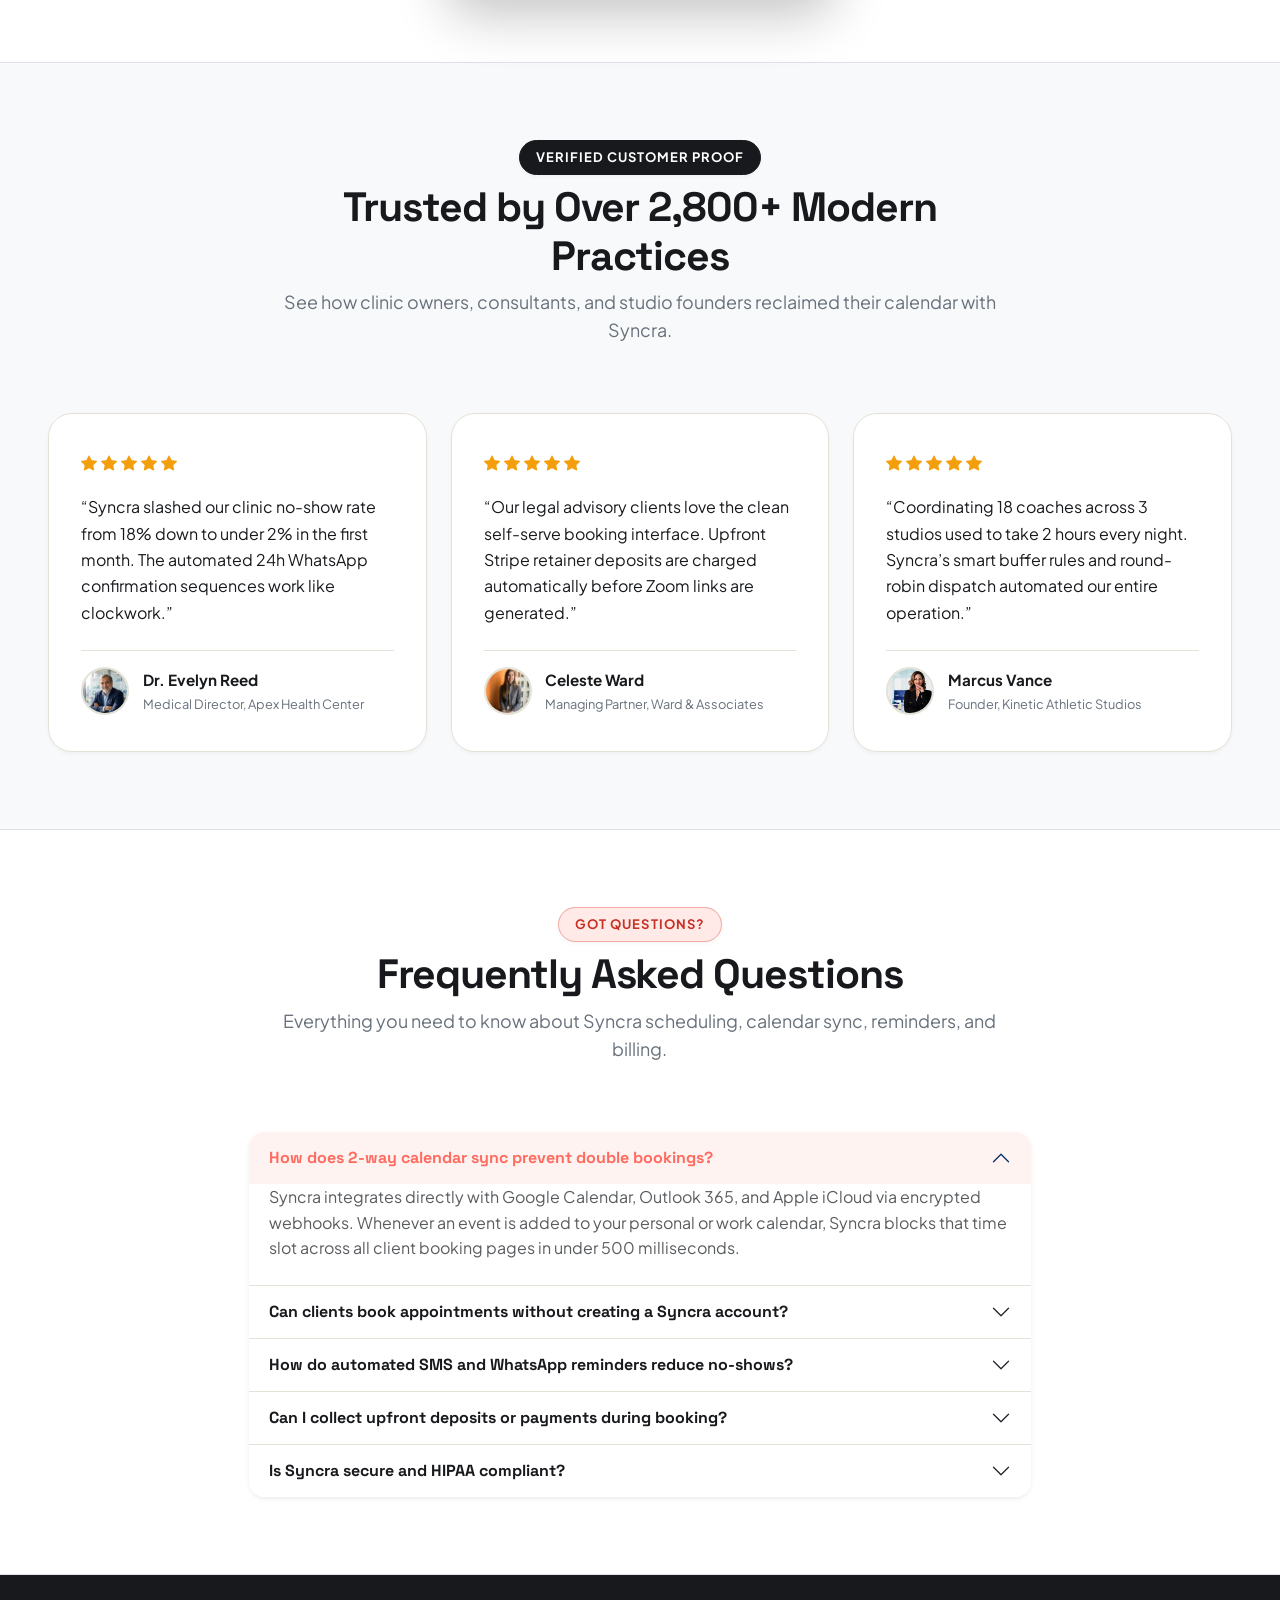
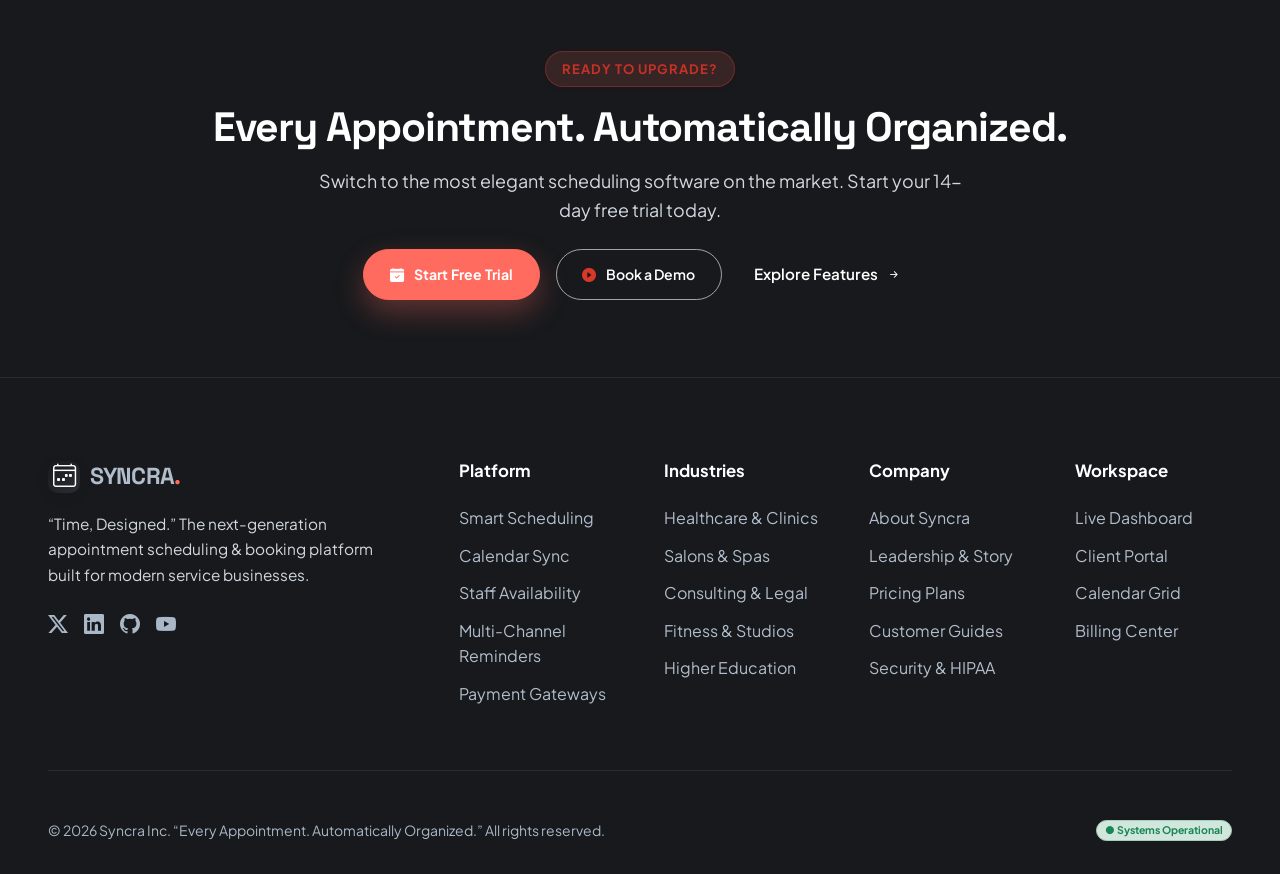
<file: home-2.html>
<!DOCTYPE html>
<html lang="en">
<head>
  <meta charset="UTF-8">
  <meta name="viewport" content="width=device-width, initial-scale=1.0">
  <title>SYNCRA (Home 2) — AI-Autonomous Appointment Intelligence & Scheduling</title>
  <meta name="description" content="Syncra Home 2: Next-generation AI autonomous scheduling, high-density practitioner grids, real-time multi-calendar conflict resolution, and no-show prevention.">
  
  <!-- Favicon / Fonts -->
  <link rel="icon" type="image/svg+xml" href="image/favicon.svg">
  <link rel="preconnect" href="https://fonts.googleapis.com">
  <link rel="preconnect" href="https://fonts.gstatic.com" crossorigin>
  <link href="https://fonts.googleapis.com/css2?family=Plus+Jakarta+Sans:wght@300;400;500;600;700;800&family=Space+Grotesk:wght@500;600;700&display=swap" rel="stylesheet">
  
  <!-- CSS Frameworks & Icons -->
  <link href="https://cdn.jsdelivr.net/npm/bootstrap@5.3.3/dist/css/bootstrap.min.css" rel="stylesheet">
  <link rel="stylesheet" href="https://cdn.jsdelivr.net/npm/bootstrap-icons@1.11.3/font/bootstrap-icons.min.css">
  <link rel="stylesheet" href="https://unpkg.com/aos@2.3.1/dist/aos.css">
  <link rel="stylesheet" href="css/style.css">

  <style>
    /* Home 2 Unique Custom Touches */
    .home2-hero {
      background: radial-gradient(circle at 50% -20%, rgba(255, 107, 95, 0.12) 0%, rgba(247, 246, 242, 1) 65%);
      padding: 5rem 0 7rem;
      position: relative;
    }
    .ai-radar-pill {
      display: inline-flex;
      align-items: center;
      gap: 0.6rem;
      background: #FFFFFF;
      border: 1px solid var(--color-border);
      padding: 0.45rem 1.15rem;
      border-radius: var(--radius-pill);
      box-shadow: var(--shadow-sm);
      font-size: 0.825rem;
      font-weight: 700;
      color: var(--color-ink);
    }
    .ai-radar-dot {
      width: 10px;
      height: 10px;
      border-radius: 50%;
      background: #27C93F;
      box-shadow: 0 0 0 0 rgba(39, 201, 63, 0.7);
      animation: pulseRadar 2s infinite;
    }
    @keyframes pulseRadar {
      0% { transform: scale(0.95); box-shadow: 0 0 0 0 rgba(39, 201, 63, 0.7); }
      70% { transform: scale(1); box-shadow: 0 0 0 10px rgba(39, 201, 63, 0); }
      100% { transform: scale(0.95); box-shadow: 0 0 0 0 rgba(39, 201, 63, 0); }
    }
    .grid-sync-board {
      background: #17191C;
      color: #F7F6F2;
      border-radius: var(--radius-xl);
      border: 1px solid var(--color-slate-dark);
      padding: 2rem;
      box-shadow: var(--shadow-xl);
      position: relative;
      overflow: hidden;
    }
    .sync-timeline-slot {
      padding: 0.85rem 1rem;
      border-radius: 12px;
      background: rgba(255, 255, 255, 0.05);
      border: 1px solid rgba(255, 255, 255, 0.1);
      display: flex;
      align-items: center;
      justify-content: space-between;
      transition: all 0.25s ease;
    }
    .sync-timeline-slot:hover {
      background: rgba(255, 255, 255, 0.1);
      border-color: var(--color-coral);
      transform: translateX(4px);
    }
    .resource-card {
      background: #FFFFFF;
      border: 1px solid var(--color-border);
      border-radius: var(--radius-lg);
      padding: clamp(1.25rem, 2.5vw, 1.75rem);
      transition: all 0.3s;
      display: flex;
      flex-direction: column;
      height: 100%;
      width: 100%;
    }
    .resource-card > *:last-child {
      margin-top: auto;
    }
    .resource-card:hover {
      border-color: var(--color-ink);
      transform: translateY(-4px);
      box-shadow: var(--shadow-md);
    }
    .interactive-conflict-box {
      background: #FFFFFF;
      border: 2px dashed var(--color-coral);
      border-radius: var(--radius-lg);
      padding: clamp(1.25rem, 2.5vw, 1.75rem);
      display: flex;
      flex-direction: column;
      height: 100%;
      width: 100%;
    }
    .interactive-conflict-box > *:last-child {
      margin-top: auto;
    }
  </style>
</head>
<body>

  <!-- ==========================================================================
       SITE HEADER
       Responsive Rule: At Mobile, Tablet & <= 1024px: LOGO + HAMBURGER ONLY
       ========================================================================== -->
  <header class="site-header">
    <div class="container header-container">
      <!-- Logo -->
      <a href="index.html" class="brand-logo">
        <div class="logo-icon"><i class="bi bi-calendar4-week"></i></div>
        <span>SYNCRA<span class="dot">.</span></span>
      </a>

      <!-- Desktop Navigation (> 1024px) -->
      <div class="desktop-nav-wrap">
        <nav>
          <ul class="desktop-nav-links">
            <li class="dropdown">
              <a href="#" class="active dropdown-toggle" data-bs-toggle="dropdown" aria-expanded="false">
                Home Views
              </a>
              <ul class="dropdown-menu shadow border-0 rounded-3 p-2">
                <li><a class="dropdown-item py-2 fw-semibold" href="index.html"><i class="bi bi-layout-text-window-reverse me-2"></i> Home 1 — Classic SaaS</a></li>
                <li><a class="dropdown-item py-2 fw-bold text-coral active" href="home-2.html"><i class="bi bi-cpu-fill me-2"></i> Home 2 — AI Autonomous</a></li>
              </ul>
            </li>
            <li><a href="features.html">Features</a></li>
            <li><a href="industries.html">Industries</a></li>
            <li><a href="pricing.html">Pricing</a></li>
            <li><a href="about.html">About & Resources</a></li>
          </ul>
        </nav>
        <div class="desktop-actions">
          <!-- RTL Direction Switcher -->
          <button class="nav-tool-btn rtl-toggle-btn" title="Toggle RTL / LTR Direction" aria-label="Toggle RTL">
            <i class="bi bi-arrow-left-right"></i>
          </button>
          <!-- Theme Dark/Light Switcher -->
          <button class="nav-tool-btn theme-toggle-btn" title="Toggle Light / Dark Mode" aria-label="Toggle Theme">
            <i class="bi bi-moon-stars"></i>
          </button>

          <a href="login.html" class="btn-krono-ghost"><i class="bi bi-box-arrow-in-right"></i> Client Login</a>
          <a href="dashboard.html" class="btn-krono-primary">Open Workspace <i class="bi bi-arrow-right-short"></i></a>
        </div>
      </div>

      <!-- Hamburger Toggle Button (<= 1024px Only) -->
      <button class="hamburger-toggle" id="openMobileNav" aria-label="Open Navigation Menu">
        <i class="bi bi-list fs-4"></i>
      </button>
    </div>
  </header>

  <!-- Mobile Offcanvas Drawer (<= 1024px) -->
  <div class="mobile-drawer-overlay" id="mobileNavOverlay"></div>
  <div class="mobile-drawer" id="mobileNavDrawer">
    <div class="mobile-drawer-header">
      <a href="index.html" class="brand-logo">
        <div class="logo-icon"><i class="bi bi-calendar4-week"></i></div>
        <span>SYNCRA<span class="dot">.</span></span>
      </a>
      <div class="d-flex align-items-center gap-2">
        <button class="nav-tool-btn rtl-toggle-btn" title="Toggle RTL" aria-label="Toggle RTL">
          <i class="bi bi-arrow-left-right"></i>
        </button>
        <button class="nav-tool-btn theme-toggle-btn" title="Toggle Theme" aria-label="Toggle Theme">
          <i class="bi bi-moon-stars"></i>
        </button>
        <button class="mobile-drawer-close" id="closeMobileNav"><i class="bi bi-x-lg"></i></button>
      </div>
    </div>

    <ul class="mobile-nav-list">
      <li class="mobile-nav-section-title">HOME VIEWS</li>
      <li><a href="index.html" class="mobile-nav-link"><span><i class="bi bi-layout-text-window-reverse me-2 text-coral"></i> Home 1 (Classic SaaS)</span><i class="bi bi-chevron-right text-muted"></i></a></li>
      <li><a href="home-2.html" class="mobile-nav-link active"><span><i class="bi bi-cpu-fill me-2 text-coral"></i> Home 2 (AI Autonomous)</span><span class="badge bg-danger rounded-pill">New</span></a></li>
      <li class="mobile-nav-section-title">NAVIGATION</li>
      <li><a href="features.html" class="mobile-nav-link"><span><i class="bi bi-stars me-2"></i> Features</span><i class="bi bi-chevron-right text-muted"></i></a></li>
      <li><a href="industries.html" class="mobile-nav-link"><span><i class="bi bi-building me-2"></i> Industries</span><i class="bi bi-chevron-right text-muted"></i></a></li>
      <li><a href="pricing.html" class="mobile-nav-link"><span><i class="bi bi-tag me-2"></i> Pricing</span><i class="bi bi-chevron-right text-muted"></i></a></li>
      <li><a href="about.html" class="mobile-nav-link"><span><i class="bi bi-info-circle me-2"></i> About & Resources</span><i class="bi bi-chevron-right text-muted"></i></a></li>
    </ul>

    <div class="mobile-drawer-actions">
      <a href="dashboard.html" class="btn-krono-primary w-100 text-center">Open Workspace <i class="bi bi-arrow-right-short"></i></a>
      <a href="login.html" class="btn-krono-dark w-100 text-center"><i class="bi bi-box-arrow-in-right"></i> Client Login</a>
      <div class="text-center mt-2">
        <small class="text-muted"><i class="bi bi-shield-check text-success"></i> 14-Day Free Trial • No Credit Card</small>
      </div>
    </div>
  </div>

  <!-- ==========================================================================
       HOME 2 SIGNATURE HERO
       AI Autonomous Scheduling & Live Multi-Practitioner Grid
       ========================================================================== -->
  <section class="home2-hero">
    <div class="container position-relative" style="z-index: 2;">
      <div class="row align-items-center g-5">
        
        <!-- Left Hero Content -->
        <div class="col-lg-6" data-aos="fade-up">
          <div class="ai-radar-pill mb-3 text-start">
            <span class="ai-radar-dot"></span>
            <span>AI Autonomous Scheduling 2.0 • Zero Conflict Engine</span>
          </div>

          <h1 class="display-hero mb-3 text-start">
            The intelligent engine behind <span class="text-coral">effortless booking.</span>
          </h1>

          <p class="lead-lg mb-4 text-start">
            Stop checking 4 calendars and coordinating staff shifts manually. Syncra’s autonomous dispatch engine maps patient preferences, room sanitization buffers, and practitioner seniority instantly.
          </p>

          <div class="d-flex flex-wrap align-items-center gap-3 mb-4">
            <a href="register.html" class="btn-krono-primary">
              <i class="bi bi-calendar-check-fill"></i> Start Free Trial
            </a>
            <button class="btn-krono-outline" onclick="openQuickBookModal('Instant AI Match Booking')">
              <i class="bi bi-play-circle-fill text-coral"></i> Book a Demo
            </button>
            <a href="features.html" class="btn-krono-ghost">
              Explore Features <i class="bi bi-arrow-right-short"></i>
            </a>
          </div>

          <div class="row g-3 pt-2">
            <div class="col-4">
              <div class="hero-stat-item">
                <div class="hero-stat-val">&lt; 200ms</div>
                <div class="hero-stat-lbl">Sync Latency</div>
              </div>
            </div>
            <div class="col-4">
              <div class="hero-stat-item">
                <div class="hero-stat-val highlight">94.8%</div>
                <div class="hero-stat-lbl">Attendance Rate</div>
              </div>
            </div>
            <div class="col-4">
              <div class="hero-stat-item">
                <div class="hero-stat-val">31%</div>
                <div class="hero-stat-lbl">After-Hours Bookings</div>
              </div>
            </div>
          </div>
        </div>

        <!-- Right Hero High-Density Dark SaaS Canvas -->
        <div class="col-lg-6" data-aos="fade-left" data-aos-delay="150">
          <div class="grid-sync-board">
            <!-- Top Status Bar -->
            <div class="d-flex align-items-center justify-content-between pb-3 border-bottom border-secondary mb-3">
              <div class="d-flex align-items-center gap-2">
                <span style="width: 10px; height: 10px; border-radius: 50%; background: #FF6B5F;"></span>
                <span class="text-white fw-bold small">Syncra Neural Dispatch</span>
              </div>
              <span class="badge bg-secondary text-light" style="font-size: 0.7rem;">Live Multi-Staff Grid</span>
            </div>

            <!-- Practitioner Grid Tabs -->
            <div class="d-flex gap-2 mb-3 overflow-x-auto pb-1">
              <button class="btn btn-sm btn-light py-1 px-2 fw-bold" style="font-size: 0.75rem;"><i class="bi bi-person-check-fill text-success"></i> Dr. Evelyn (Physician)</button>
              <button class="btn btn-sm btn-dark border-secondary py-1 px-2 text-muted" style="font-size: 0.75rem;">Marcus C. (Lab A)</button>
              <button class="btn btn-sm btn-dark border-secondary py-1 px-2 text-muted" style="font-size: 0.75rem;">Chloe L. (Strategy)</button>
            </div>

            <!-- Dynamic Live Slot Stream -->
            <div class="d-flex flex-column gap-2 mb-3">
              <div class="sync-timeline-slot">
                <div class="d-flex align-items-center gap-3">
                  <span class="fw-bold text-coral small">09:00 AM</span>
                  <div>
                    <div class="text-white fw-bold small">Sophia Martinez</div>
                    <small class="text-muted">Comprehensive Consultation • Room 102</small>
                  </div>
                </div>
                <span class="badge bg-success bg-opacity-25 text-success" style="font-size: 0.7rem;">Confirmed</span>
              </div>

              <div class="sync-timeline-slot">
                <div class="d-flex align-items-center gap-3">
                  <span class="fw-bold text-light small">10:30 AM</span>
                  <div>
                    <div class="text-white fw-bold small">Team Clinical Review</div>
                    <small class="text-muted">Multi-practitioner sync</small>
                  </div>
                </div>
                <span class="badge bg-primary bg-opacity-25 text-info" style="font-size: 0.7rem;">Internal</span>
              </div>

              <!-- Animated Auto-Match Available Slot -->
              <div class="sync-timeline-slot" style="background: rgba(255, 107, 95, 0.15); border-color: #FF6B5F;">
                <div class="d-flex align-items-center gap-3">
                  <span class="fw-bold text-coral small">12:00 PM</span>
                  <div>
                    <div class="text-coral fw-bold small">AI Open Window (Auto-Balanced)</div>
                    <small class="text-light">15 min sanitization buffer applied</small>
                  </div>
                </div>
                <button class="btn btn-sm btn-danger py-0 px-2 fw-bold" style="font-size: 0.75rem;" onclick="openQuickBookModal('12:00 PM Auto-Match')">Quick Book</button>
              </div>

              <div class="sync-timeline-slot">
                <div class="d-flex align-items-center gap-3">
                  <span class="fw-bold text-light small">02:00 PM</span>
                  <div>
                    <div class="text-white fw-bold small">Liam Vance</div>
                    <small class="text-muted">Diagnostic Follow-up • SMS Reminded</small>
                  </div>
                </div>
                <span class="badge bg-warning bg-opacity-25 text-warning" style="font-size: 0.7rem;">Deposit Paid</span>
              </div>
            </div>

            <!-- Bottom Multi-Calendar Sync Indicator -->
            <div class="p-2 rounded bg-dark border border-secondary d-flex align-items-center justify-content-between text-muted small">
              <div class="d-flex align-items-center gap-2">
                <i class="bi bi-arrow-repeat text-coral"></i>
                <span style="font-size: 0.75rem;">Google, Outlook & Apple Calendars in sync</span>
              </div>
              <span class="text-success fw-bold" style="font-size: 0.75rem;">0 Conflicts</span>
            </div>
          </div>
        </div>

      </div>
    </div>
  </section>

  <!-- ==========================================================================
       SECTION: REAL-TIME CONFLICT RESOLUTION SIMULATOR
       ========================================================================== -->
  <section class="section-py bg-white border-top border-bottom">
    <div class="container">
      <div class="row text-center justify-content-center section-title-wrap">
        <div class="col-lg-8" data-aos="fade-up">
          <div class="badge-tag coral mb-2">Autonomous Conflict Prevention</div>
          <h2 class="display-title">Zero Overlaps. Zero Headaches.</h2>
          <p class="lead-lg">When external events change in Google Calendar or Outlook, Syncra instantly re-routes incoming bookings.</p>
        </div>
      </div>

      <div class="row g-4 align-items-center">
        <div class="col-lg-6" data-aos="fade-right">
          <div class="interactive-conflict-box">
            <div class="d-flex align-items-center justify-content-between mb-3">
              <h5 class="fw-bold mb-0 text-dark"><i class="bi bi-shield-exclamation text-coral"></i> Live Scenario: Conflict Prevented</h5>
              <span class="badge bg-danger rounded-pill">Blocked Slot</span>
            </div>
            <p class="small text-muted mb-3">
              Doctor adds an emergency surgery in Outlook at 11:00 AM. In <strong>180 milliseconds</strong>, Syncra blocks that time across all public booking widgets and notifies waiting clients with alternate slots.
            </p>
            <div class="p-3 bg-light rounded-3 border d-flex align-items-center justify-content-between mb-3">
              <div>
                <div class="fw-bold small text-dark">External Calendar Sync Event</div>
                <small class="text-muted">Dr. Evelyn Reed • Outlook 365</small>
              </div>
              <span class="badge bg-dark">Overridden</span>
            </div>
            <button class="btn-krono-dark btn-sm-krono w-100" onclick="alert('Simulation: Outlook 365 Calendar Synced in 140ms with 0 errors.')">
              Trigger Sync Simulation
            </button>
          </div>
        </div>

        <div class="col-lg-6" data-aos="fade-left">
          <div class="d-flex flex-column gap-3">
            <div class="p-4 bg-light rounded-4 border">
              <h5 class="fw-bold mb-2"><i class="bi bi-clock-history text-coral"></i> Intelligent Buffer Calculations</h5>
              <p class="small text-muted mb-0">Automatically inserts 10, 15, or 30-minute buffers between bookings so your staff never run late or feel rushed.</p>
            </div>
            <div class="p-4 bg-light rounded-4 border">
              <h5 class="fw-bold mb-2"><i class="bi bi-globe-americas text-coral"></i> Global Timezone Auto-Lock</h5>
              <p class="small text-muted mb-0">Calculates daylight savings and time zones automatically for overseas clients booking consultations or advisory calls.</p>
            </div>
            <div class="p-4 bg-light rounded-4 border">
              <h5 class="fw-bold mb-2"><i class="bi bi-credit-card-check text-coral"></i> Automated Card-On-File Protection</h5>
              <p class="small text-muted mb-0">Captures deposits or credit card authorizations upfront to virtually eliminate last-minute cancellations.</p>
            </div>
          </div>
        </div>
      </div>
    </div>
  </section>

  <!-- ==========================================================================
       SECTION: RESOURCE & ROOM ALLOCATION GRID
       ========================================================================== -->
  <section class="section-py bg-light">
    <div class="container">
      <div class="row text-center justify-content-center section-title-wrap">
        <div class="col-lg-8" data-aos="fade-up">
          <div class="badge-tag dark mb-2">Multi-Resource Logistics</div>
          <h2 class="display-title">Staff, Rooms & Equipment in Perfect Harmony</h2>
          <p class="lead-lg">A booking requires more than just a person. Syncra reserves examination rooms, salon chairs, and specialized medical machines simultaneously.</p>
        </div>
      </div>

      <div class="row g-4">
        <div class="col-md-4" data-aos="fade-up" data-aos-delay="100">
          <div class="resource-card h-100">
            <div class="d-flex align-items-center gap-3 mb-3">
              <div class="p-3 bg-dark text-white rounded-3 fs-4 d-inline-flex align-items-center justify-content-center" style="width: 54px; height: 54px; flex-shrink: 0;"><i class="bi bi-door-open-fill"></i></div>
              <div class="text-start">
                <h5 class="fw-bold mb-0">Examination Room 102</h5>
                <small class="text-success fw-bold">● Occupied until 10:00 AM</small>
              </div>
            </div>
            <p class="small text-muted mb-0">Assigned automatically to Dr. Evelyn Reed with 15-minute sanitization cooldown lock.</p>
          </div>
        </div>

        <div class="col-md-4" data-aos="fade-up" data-aos-delay="200">
          <div class="resource-card h-100">
            <div class="d-flex align-items-center gap-3 mb-3">
              <div class="p-3 bg-coral text-white rounded-3 fs-4 d-inline-flex align-items-center justify-content-center" style="background-color: var(--color-coral) !important; color: #FFFFFF !important; width: 54px; height: 54px; flex-shrink: 0;"><i class="bi bi-activity"></i></div>
              <div class="text-start">
                <h5 class="fw-bold mb-0">Diagnostic Lab B</h5>
                <small class="text-primary fw-bold">● Next: 12:00 PM (Liam V.)</small>
              </div>
            </div>
            <p class="small text-muted mb-0">High-capacity analyzer reserved exclusively for Marcus Chen’s diagnostic appointment.</p>
          </div>
        </div>

        <div class="col-md-4" data-aos="fade-up" data-aos-delay="300">
          <div class="resource-card h-100">
            <div class="d-flex align-items-center gap-3 mb-3">
              <div class="p-3 bg-mint text-dark rounded-3 fs-4 d-inline-flex align-items-center justify-content-center" style="background-color: var(--color-mint) !important; color: #17191C !important; width: 54px; height: 54px; flex-shrink: 0;"><i class="bi bi-camera-video-fill"></i></div>
              <div class="text-start">
                <h5 class="fw-bold mb-0">Telehealth Studio C</h5>
                <small class="text-success fw-bold">● Free for Instant Booking</small>
              </div>
            </div>
            <p class="small text-muted mb-0">Generates unique encrypted video rooms for remote consultations automatically.</p>
          </div>
        </div>
      </div>
    </div>
  </section>

  <!-- ==========================================================================
       SECTION: SMART SCHEDULING ENGINE PIPELINE (HOW IT WORKS)
       ========================================================================== -->
  <section class="section-py bg-white border-top border-bottom">
    <div class="container">
      <div class="row text-center justify-content-center section-title-wrap mb-5">
        <div class="col-lg-8" data-aos="fade-up">
          <div class="badge-tag coral mb-2">Autonomous Workflow</div>
          <h2 class="display-title">How the Autonomous Engine Works</h2>
          <p class="lead-lg">From client time discovery to automated attendance confirmation, Syncra handles every second autonomously.</p>
        </div>
      </div>

      <div class="pipeline-track">
        <!-- Step 1 -->
        <div class="pipeline-step-card active-step" data-aos="fade-up" data-aos-delay="100">
          <div class="step-number-pill">01</div>
          <div class="step-icon-wrap">
            <i class="bi bi-calendar-event fs-4"></i>
          </div>
          <h5 class="fw-bold mb-2">Customer Chooses Time</h5>
          <p class="small text-muted mb-0">Self-serve interface detects local timezone, preferred duration, and add-ons.</p>
        </div>

        <!-- Step 2 -->
        <div class="pipeline-step-card" data-aos="fade-up" data-aos-delay="200">
          <div class="step-number-pill">02</div>
          <div class="step-icon-wrap">
            <i class="bi bi-shield-check fs-4"></i>
          </div>
          <h5 class="fw-bold mb-2">Availability Checked</h5>
          <p class="small text-muted mb-0">Real-time scan across Google, Outlook, and Apple calendars with buffer rules.</p>
        </div>

        <!-- Step 3 -->
        <div class="pipeline-step-card" data-aos="fade-up" data-aos-delay="300">
          <div class="step-number-pill">03</div>
          <div class="step-icon-wrap">
            <i class="bi bi-person-gear fs-4"></i>
          </div>
          <h5 class="fw-bold mb-2">Staff Assigned</h5>
          <p class="small text-muted mb-0">Automated round-robin, seniority matching, or customer stylist choice.</p>
        </div>

        <!-- Step 4 -->
        <div class="pipeline-step-card" data-aos="fade-up" data-aos-delay="400">
          <div class="step-number-pill">04</div>
          <div class="step-icon-wrap">
            <i class="bi bi-credit-card-2-front fs-4"></i>
          </div>
          <h5 class="fw-bold mb-2">Booking Confirmed</h5>
          <p class="small text-muted mb-0">Secure Stripe deposit captured, video links created, and calendar invite sent.</p>
        </div>

        <!-- Step 5 -->
        <div class="pipeline-step-card" data-aos="fade-up" data-aos-delay="500">
          <div class="step-number-pill">05</div>
          <div class="step-icon-wrap">
            <i class="bi bi-bell-fill fs-4"></i>
          </div>
          <h5 class="fw-bold mb-2">Reminder Sent</h5>
          <p class="small text-muted mb-0">24h & 2h multi-channel SMS/WhatsApp reminders with 1-tap confirmation.</p>
        </div>
      </div>
    </div>
  </section>

  <!-- ==========================================================================
       SECTION: AUTOMATED REMINDER FLOW
       ========================================================================== -->
  <section class="section-py bg-light">
    <div class="container">
      <div class="reminder-flow-container" data-aos="zoom-in">
        <div class="row align-items-center g-4">
          <div class="col-lg-5 reminder-header-col">
            <div class="badge-tag coral mb-3 text-start">Zero No-Shows Guarantee</div>
            <h2 class="display-title text-white mb-3 text-start">Multi-Channel Reminder Sequence</h2>
            <p class="text-white-50 mb-4 text-start" style="color: #D1D8E0 !important; font-size: 1.05rem;">
              Never lose revenue to forgotten appointments. Our multi-stage confirmation flow nurtures clients via
              email, SMS, and calendar push alerts with interactive 1-tap reschedule keys.
            </p>
            <div class="d-flex flex-wrap align-items-center gap-3">
              <a href="register.html" class="btn-krono-primary">
                Start Free Trial <i class="bi bi-arrow-right"></i>
              </a>
              <button class="btn-krono-outline text-white border-light" onclick="openQuickBookModal('Reminder Sequence Demo')">
                <i class="bi bi-play-circle-fill text-coral"></i> Book a Demo
              </button>
              <a href="features.html" class="btn-krono-ghost text-white">
                Explore Features
              </a>
            </div>
          </div>

          <div class="col-lg-7">
            <div class="reminder-timeline-horizontal">
              <div class="reminder-node text-center">
                <i class="bi bi-bookmark-check-fill text-coral fs-3 mb-2 d-block"></i>
                <div class="fw-bold fs-6 text-white">Booking</div>
                <small class="text-white-50" style="color: #A9B7C6 !important;">Instant ICS Invite</small>
              </div>
              <div class="reminder-node-connector"></div>

              <div class="reminder-node text-center">
                <i class="bi bi-envelope-check-fill text-mint fs-3 mb-2 d-block"></i>
                <div class="fw-bold fs-6 text-white">Email</div>
                <small class="text-white-50" style="color: #A9B7C6 !important;">Intake Form Link</small>
              </div>
              <div class="reminder-node-connector"></div>

              <div class="reminder-node text-center">
                <i class="bi bi-chat-dots-fill text-coral fs-3 mb-2 d-block"></i>
                <div class="fw-bold fs-6 text-white">SMS</div>
                <small class="text-white-50" style="color: #A9B7C6 !important;">24h Pre-Visit Ping</small>
              </div>
              <div class="reminder-node-connector"></div>

              <div class="reminder-node text-center">
                <i class="bi bi-check-circle-fill text-success fs-3 mb-2 d-block"></i>
                <div class="fw-bold fs-6 text-white">Confirmation</div>
                <small class="text-white-50" style="color: #A9B7C6 !important;">Attendance Locked</small>
              </div>
            </div>
          </div>
        </div>
      </div>
    </div>
  </section>

  <!-- ==========================================================================
       SECTION: DYNAMIC INDUSTRY SWITCHER
       ========================================================================== -->
  <section class="section-py bg-white">
    <div class="container">
      <div class="row text-center justify-content-center section-title-wrap">
        <div class="col-lg-8" data-aos="fade-up">
          <div class="badge-tag coral mb-2">Tailored For Your Niche</div>
          <h2 class="display-title">Configured For Every Industry</h2>
          <p class="lead-lg">Switch tabs to see how Syncra dynamically adapts booking flows, staff rules, and intake requirements.</p>

          <div class="d-flex flex-wrap justify-content-center gap-2 mt-4">
            <button class="industry-tab-btn active" data-industry="healthcare">
              <i class="bi bi-heart-pulse-fill"></i> Healthcare & Clinics
            </button>
            <button class="industry-tab-btn" data-industry="beauty">
              <i class="bi bi-scissors"></i> Beauty & Salons
            </button>
            <button class="industry-tab-btn" data-industry="fitness">
              <i class="bi bi-fire"></i> Fitness & Gyms
            </button>
            <button class="industry-tab-btn" data-industry="consulting">
              <i class="bi bi-briefcase-fill"></i> Consulting & Finance
            </button>
            <button class="industry-tab-btn" data-industry="education">
              <i class="bi bi-mortarboard-fill"></i> Education & Tutoring
            </button>
          </div>
        </div>
      </div>

      <div id="industryPreviewContainer" data-aos="fade-up">
        <!-- Rendered via js/main.js -->
      </div>
    </div>
  </section>

  <!-- ==========================================================================
       SECTION: SEAMLESS ECOSYSTEM INTEGRATIONS
       ========================================================================== -->
  <section class="section-py bg-light border-top">
    <div class="container">
      <div class="row align-items-center g-5">
        <div class="col-lg-5 integration-content-col" data-aos="fade-right">
          <div class="badge-tag coral mb-3 text-start">Ecosystem & Sync</div>
          <h2 class="display-title mb-3 text-start">Syncs with the Tools You Already Use</h2>
          <p class="lead-lg mb-4 text-start">
            Connect Syncra directly into your existing productivity stack. 2-way sync ensures updates reflect across every device in under 500 milliseconds.
          </p>
          <div class="d-flex flex-column gap-2 mb-4">
            <div class="d-flex align-items-center gap-2 fw-bold">
              <i class="bi bi-check-circle-fill text-coral"></i> 2-Way Real-Time Calendar Mirroring
            </div>
            <div class="d-flex align-items-center gap-2 fw-bold">
              <i class="bi bi-check-circle-fill text-coral"></i> Instant Video Meeting Room Generation
            </div>
            <div class="d-flex align-items-center gap-2 fw-bold">
              <i class="bi bi-check-circle-fill text-coral"></i> Native Stripe & PayPal Deposit Capture
            </div>
          </div>
          <div class="d-flex flex-wrap align-items-center gap-3">
            <a href="register.html" class="btn-krono-primary">Start Free Trial <i class="bi bi-arrow-right"></i></a>
            <button class="btn-krono-outline" onclick="openQuickBookModal('Integrations Demo')"><i class="bi bi-play-circle-fill text-coral"></i> Book a Demo</button>
            <a href="features.html" class="btn-krono-ghost">Explore Features</a>
          </div>
        </div>

        <div class="col-lg-7" data-aos="fade-left">
          <div class="row g-3">
            <div class="col-sm-6">
              <div class="integration-badge">
                <div class="integration-icon bg-light text-primary fs-4"><i class="bi bi-google"></i></div>
                <div>
                  <div class="fw-bold">Google Calendar & Meet</div>
                  <small class="text-muted">Instant 2-way sync</small>
                </div>
              </div>
            </div>
            <div class="col-sm-6">
              <div class="integration-badge">
                <div class="integration-icon bg-light text-primary fs-4"><i class="bi bi-microsoft"></i></div>
                <div>
                  <div class="fw-bold">Outlook & MS Teams</div>
                  <small class="text-muted">Enterprise 365 bridge</small>
                </div>
              </div>
            </div>
            <div class="col-sm-6">
              <div class="integration-badge">
                <div class="integration-icon bg-light text-info fs-4"><i class="bi bi-camera-video-fill"></i></div>
                <div>
                  <div class="fw-bold">Zoom Video</div>
                  <small class="text-muted">Auto dynamic links</small>
                </div>
              </div>
            </div>
            <div class="col-sm-6">
              <div class="integration-badge">
                <div class="integration-icon bg-light text-success fs-4"><i class="bi bi-credit-card-2-back-fill"></i></div>
                <div>
                  <div class="fw-bold">Stripe & Apple Pay</div>
                  <small class="text-muted">No-show protection</small>
                </div>
              </div>
            </div>
            <div class="col-sm-6">
              <div class="integration-badge">
                <div class="integration-icon bg-light text-warning fs-4"><i class="bi bi-lightning-charge-fill"></i></div>
                <div>
                  <div class="fw-bold">Zapier & Make</div>
                  <small class="text-muted">5,000+ app triggers</small>
                </div>
              </div>
            </div>
            <div class="col-sm-6">
              <div class="integration-badge">
                <div class="integration-icon bg-light text-danger fs-4"><i class="bi bi-slack"></i></div>
                <div>
                  <div class="fw-bold">Slack Notifications</div>
                  <small class="text-muted">Real-time team alerts</small>
                </div>
              </div>
            </div>
          </div>
        </div>
      </div>
    </div>
  </section>

  <!-- ==========================================================================
       SECTION: TRANSPARENT PRICING PLANS
       ========================================================================== -->
  <section class="section-py bg-white border-top border-bottom">
    <div class="container">
      <div class="row text-center justify-content-center section-title-wrap mb-4">
        <div class="col-lg-8" data-aos="fade-up">
          <div class="badge-tag coral mb-2">Transparent Plans</div>
          <h2 class="display-title">Simple, Scalable Pricing</h2>
          <p class="lead-lg">Start free for 14 days. No credit card required. Upgrade, downgrade, or cancel anytime.</p>
          
          <div class="pricing-switch-wrap mt-3 d-inline-flex" data-aos="fade-up" data-aos-delay="100">
            <button class="pricing-switch-btn active" id="pricingMonthlyBtn">Monthly Billing</button>
            <button class="pricing-switch-btn" id="pricingAnnualBtn">
              Annual Billing <span class="badge bg-danger ms-1" style="font-size: 0.7rem;">Save 20%</span>
            </button>
          </div>
        </div>
      </div>

      <div class="row g-4 align-items-stretch justify-content-center">
        <!-- Starter Plan -->
        <div class="col-lg-4 col-md-6" data-aos="fade-up" data-aos-delay="100">
          <div class="pricing-card h-100">
            <h4 class="fw-bold mb-1">Starter</h4>
            <p class="small text-muted mb-0">For solo practitioners and independent consultants starting out.</p>
            <div class="pricing-price">
              <span id="starterPrice">$19</span>
              <span class="pricing-period pricing-period-text">/month</span>
            </div>
            <a href="register.html" class="btn-krono-outline w-100 mb-4">Start Free Trial</a>
            <div class="fw-bold small text-dark mb-2 text-start">Included:</div>
            <ul class="pricing-feature-list">
              <li class="pricing-feature-item"><i class="bi bi-check2-circle text-coral"></i> 1 Staff Member / Specialist</li>
              <li class="pricing-feature-item"><i class="bi bi-check2-circle text-coral"></i> Up to 250 Appointments / mo</li>
              <li class="pricing-feature-item"><i class="bi bi-check2-circle text-coral"></i> 2-Way Google & Apple Sync</li>
              <li class="pricing-feature-item"><i class="bi bi-check2-circle text-coral"></i> Automated Email Reminders</li>
              <li class="pricing-feature-item"><i class="bi bi-check2-circle text-coral"></i> Custom Client Booking Link</li>
            </ul>
          </div>
        </div>

        <!-- Professional Plan (Featured) -->
        <div class="col-lg-4 col-md-6" data-aos="fade-up" data-aos-delay="200">
          <div class="pricing-card featured h-100 position-relative">
            <span class="pricing-popular-tag">Most Popular</span>
            <h4 class="fw-bold mb-1 text-white">Professional</h4>
            <p class="small text-light text-opacity-75 mb-0">For busy practices, salons, and growing teams.</p>
            <div class="pricing-price text-white">
              <span id="proPrice">$49</span>
              <span class="pricing-period pricing-period-text text-light">/month</span>
            </div>
            <a href="register.html" class="btn-krono-primary w-100 mb-4">Start Free Trial</a>
            <div class="fw-bold small text-white mb-2 text-start">Everything in Starter, plus:</div>
            <ul class="pricing-feature-list">
              <li class="pricing-feature-item text-white"><i class="bi bi-check2-circle text-white"></i> Up to 5 Staff Members</li>
              <li class="pricing-feature-item text-white"><i class="bi bi-check2-circle text-white"></i> Unlimited Appointments</li>
              <li class="pricing-feature-item text-white"><i class="bi bi-check2-circle text-white"></i> 2-Way SMS & WhatsApp Reminders</li>
              <li class="pricing-feature-item text-white"><i class="bi bi-check2-circle text-white"></i> Round-Robin Staff Routing</li>
              <li class="pricing-feature-item text-white"><i class="bi bi-check2-circle text-white"></i> Stripe & Apple Pay Deposits</li>
            </ul>
          </div>
        </div>

        <!-- Business Plan -->
        <div class="col-lg-4 col-md-6" data-aos="fade-up" data-aos-delay="300">
          <div class="pricing-card h-100">
            <h4 class="fw-bold mb-1">Business</h4>
            <p class="small text-muted mb-0">For multi-location studios and enterprise clinics.</p>
            <div class="pricing-price">
              <span id="busPrice">$99</span>
              <span class="pricing-period pricing-period-text">/month</span>
            </div>
            <button class="btn-krono-dark w-100 mb-4" onclick="openQuickBookModal('Business Tier Demo')">Book a Demo</button>
            <div class="fw-bold small text-dark mb-2 text-start">Everything in Pro, plus:</div>
            <ul class="pricing-feature-list">
              <li class="pricing-feature-item"><i class="bi bi-check2-circle text-coral"></i> Unlimited Staff & Locations</li>
              <li class="pricing-feature-item"><i class="bi bi-check2-circle text-coral"></i> Custom Intake & Consent Forms</li>
              <li class="pricing-feature-item"><i class="bi bi-check2-circle text-coral"></i> Multi-Room Resource Booking</li>
              <li class="pricing-feature-item"><i class="bi bi-check2-circle text-coral"></i> HIPAA BAA & SOC2 Compliance</li>
              <li class="pricing-feature-item"><i class="bi bi-check2-circle text-coral"></i> Dedicated Account Manager</li>
            </ul>
          </div>
        </div>
      </div>
    </div>
  </section>

  <!-- ==========================================================================
       SECTION: CUSTOMER TESTIMONIALS
       ========================================================================== -->
  <section class="section-py bg-light">
    <div class="container">
      <div class="row text-center justify-content-center section-title-wrap mb-5">
        <div class="col-lg-8" data-aos="fade-up">
          <div class="badge-tag dark mb-2">Verified Customer Proof</div>
          <h2 class="display-title">Trusted by Over 2,800+ Modern Practices</h2>
          <p class="lead-lg">See how clinic owners, consultants, and studio founders reclaimed their calendar with Syncra.</p>
        </div>
      </div>

      <div class="row g-4 align-items-stretch">
        <!-- Testimonial 1 -->
        <div class="col-lg-4 col-md-6" data-aos="fade-up" data-aos-delay="100">
          <div class="testimonial-card">
            <div>
              <div class="testimonial-stars">
                <i class="bi bi-star-fill"></i><i class="bi bi-star-fill"></i><i class="bi bi-star-fill"></i><i class="bi bi-star-fill"></i><i class="bi bi-star-fill"></i>
              </div>
              <p class="testimonial-quote">
                “Syncra slashed our clinic no-show rate from 18% down to under 2% in the first month. The automated 24h WhatsApp confirmation sequences work like clockwork.”
              </p>
            </div>
            <div class="testimonial-author-wrap">
              <img src="image/Leadership Portraits0.jpg" alt="Dr. Evelyn Reed" class="testimonial-avatar">
              <div>
                <div class="testimonial-author-name">Dr. Evelyn Reed</div>
                <div class="testimonial-author-role">Medical Director, Apex Health Center</div>
              </div>
            </div>
          </div>
        </div>

        <!-- Testimonial 2 -->
        <div class="col-lg-4 col-md-6" data-aos="fade-up" data-aos-delay="200">
          <div class="testimonial-card">
            <div>
              <div class="testimonial-stars">
                <i class="bi bi-star-fill"></i><i class="bi bi-star-fill"></i><i class="bi bi-star-fill"></i><i class="bi bi-star-fill"></i><i class="bi bi-star-fill"></i>
              </div>
              <p class="testimonial-quote">
                “Our legal advisory clients love the clean self-serve booking interface. Upfront Stripe retainer deposits are charged automatically before Zoom links are generated.”
              </p>
            </div>
            <div class="testimonial-author-wrap">
              <img src="image/testimonial-celeste-ward.jpg" alt="Celeste Ward" class="testimonial-avatar">
              <div>
                <div class="testimonial-author-name">Celeste Ward</div>
                <div class="testimonial-author-role">Managing Partner, Ward & Associates</div>
              </div>
            </div>
          </div>
        </div>

        <!-- Testimonial 3 -->
        <div class="col-lg-4 col-md-6" data-aos="fade-up" data-aos-delay="300">
          <div class="testimonial-card">
            <div>
              <div class="testimonial-stars">
                <i class="bi bi-star-fill"></i><i class="bi bi-star-fill"></i><i class="bi bi-star-fill"></i><i class="bi bi-star-fill"></i><i class="bi bi-star-fill"></i>
              </div>
              <p class="testimonial-quote">
                “Coordinating 18 coaches across 3 studios used to take 2 hours every night. Syncra’s smart buffer rules and round-robin dispatch automated our entire operation.”
              </p>
            </div>
            <div class="testimonial-author-wrap">
              <img src="image/Leadership Portraits1.jpg" alt="Marcus Vance" class="testimonial-avatar">
              <div>
                <div class="testimonial-author-name">Marcus Vance</div>
                <div class="testimonial-author-role">Founder, Kinetic Athletic Studios</div>
              </div>
            </div>
          </div>
        </div>
      </div>
    </div>
  </section>

  <!-- ==========================================================================
       SECTION: FREQUENTLY ASKED QUESTIONS
       ========================================================================== -->
  <section class="section-py bg-white border-top border-bottom">
    <div class="container">
      <div class="row text-center justify-content-center section-title-wrap mb-5">
        <div class="col-lg-8" data-aos="fade-up">
          <div class="badge-tag coral mb-2">Got Questions?</div>
          <h2 class="display-title">Frequently Asked Questions</h2>
          <p class="lead-lg">Everything you need to know about Syncra scheduling, calendar sync, reminders, and billing.</p>
        </div>
      </div>

      <div class="row justify-content-center">
        <div class="col-lg-8" data-aos="fade-up">
          <div class="accordion shadow-sm rounded-4 overflow-hidden" id="home2FaqAccordion">
            <!-- FAQ 1 -->
            <div class="accordion-item border-0 border-bottom">
              <h3 class="accordion-header" id="headingHome2Faq1">
                <button class="accordion-button fw-bold py-3" type="button" data-bs-toggle="collapse" data-bs-target="#collapseHome2Faq1" aria-expanded="true" aria-controls="collapseHome2Faq1">
                  How does 2-way calendar sync prevent double bookings?
                </button>
              </h3>
              <div id="collapseHome2Faq1" class="accordion-collapse collapse show" aria-labelledby="headingHome2Faq1" data-bs-parent="#home2FaqAccordion">
                <div class="accordion-body text-muted pt-0 pb-4">
                  Syncra integrates directly with Google Calendar, Outlook 365, and Apple iCloud via encrypted webhooks. Whenever an event is added to your personal or work calendar, Syncra blocks that time slot across all client booking pages in under 500 milliseconds.
                </div>
              </div>
            </div>

            <!-- FAQ 2 -->
            <div class="accordion-item border-0 border-bottom">
              <h3 class="accordion-header" id="headingHome2Faq2">
                <button class="accordion-button collapsed fw-bold py-3" type="button" data-bs-toggle="collapse" data-bs-target="#collapseHome2Faq2" aria-expanded="false" aria-controls="collapseHome2Faq2">
                  Can clients book appointments without creating a Syncra account?
                </button>
              </h3>
              <div id="collapseHome2Faq2" class="accordion-collapse collapse" aria-labelledby="headingHome2Faq2" data-bs-parent="#home2FaqAccordion">
                <div class="accordion-body text-muted pt-0 pb-4">
                  Yes! Syncra offers 100% guest checkout. Clients simply select a service, choose a time, and enter their contact details. Confirmation invites and SMS reminders are delivered instantly with zero login hassle.
                </div>
              </div>
            </div>

            <!-- FAQ 3 -->
            <div class="accordion-item border-0 border-bottom">
              <h3 class="accordion-header" id="headingHome2Faq3">
                <button class="accordion-button collapsed fw-bold py-3" type="button" data-bs-toggle="collapse" data-bs-target="#collapseHome2Faq3" aria-expanded="false" aria-controls="collapseHome2Faq3">
                  How do automated SMS and WhatsApp reminders reduce no-shows?
                </button>
              </h3>
              <div id="collapseHome2Faq3" class="accordion-collapse collapse" aria-labelledby="headingHome2Faq3" data-bs-parent="#home2FaqAccordion">
                <div class="accordion-body text-muted pt-0 pb-4">
                  Our multi-channel sequences send reminders 24 hours and 2 hours before the appointment with 1-tap confirmation and reschedule links. Businesses using our automated SMS flows experience an average 94.8% attendance rate.
                </div>
              </div>
            </div>

            <!-- FAQ 4 -->
            <div class="accordion-item border-0 border-bottom">
              <h3 class="accordion-header" id="headingHome2Faq4">
                <button class="accordion-button collapsed fw-bold py-3" type="button" data-bs-toggle="collapse" data-bs-target="#collapseHome2Faq4" aria-expanded="false" aria-controls="collapseHome2Faq4">
                  Can I collect upfront deposits or payments during booking?
                </button>
              </h3>
              <div id="collapseHome2Faq4" class="accordion-collapse collapse" aria-labelledby="headingHome2Faq4" data-bs-parent="#home2FaqAccordion">
                <div class="accordion-body text-muted pt-0 pb-4">
                  Yes. Syncra connects natively with Stripe and PayPal. You can require full payment, a fixed deposit, or hold a credit card with custom cancellation fee policies.
                </div>
              </div>
            </div>

            <!-- FAQ 5 -->
            <div class="accordion-item border-0">
              <h3 class="accordion-header" id="headingHome2Faq5">
                <button class="accordion-button collapsed fw-bold py-3" type="button" data-bs-toggle="collapse" data-bs-target="#collapseHome2Faq5" aria-expanded="false" aria-controls="collapseHome2Faq5">
                  Is Syncra secure and HIPAA compliant?
                </button>
              </h3>
              <div id="collapseHome2Faq5" class="accordion-collapse collapse" aria-labelledby="headingHome2Faq5" data-bs-parent="#home2FaqAccordion">
                <div class="accordion-body text-muted pt-0 pb-4">
                  All data is encrypted in transit and at rest using AES-256. For healthcare clinics, our Business and Enterprise tiers include formal HIPAA Business Associate Agreements (BAAs) and SOC2 Type II compliance.
                </div>
              </div>
            </div>
          </div>
        </div>
      </div>
    </div>
  </section>

  <!-- ==========================================================================
       CTA BANNER
       ========================================================================== -->
  <section class="section-py bg-dark text-white text-center position-relative overflow-hidden" style="background-color: #17191C !important;">
    <div class="container position-relative" style="z-index: 2;" data-aos="zoom-in">
      <div class="badge-tag coral mb-3">Ready to Upgrade?</div>
      <h2 class="display-title text-white mb-3">Every Appointment. Automatically Organized.</h2>
      <p class="lead-lg text-white-50 mx-auto mb-4" style="max-width: 650px; color: #D1D8E0 !important;">
        Switch to the most elegant scheduling software on the market. Start your 14-day free trial today.
      </p>
      <div class="d-flex flex-wrap justify-content-center gap-3">
        <a href="register.html" class="btn-krono-primary">
          <i class="bi bi-calendar-check-fill"></i> Start Free Trial
        </a>
        <button class="btn-krono-outline text-white border-light" style="color: #FFFFFF !important; border-color: rgba(255,255,255,0.6) !important;" onclick="openQuickBookModal('Executive CTA Demo')">
          <i class="bi bi-play-circle-fill text-coral"></i> Book a Demo
        </button>
        <a href="features.html" class="btn-krono-ghost text-white">
          Explore Features <i class="bi bi-arrow-right-short"></i>
        </a>
      </div>
    </div>
  </section>

  <!-- Site Footer -->
  <footer class="site-footer">
    <div class="container">
      <div class="row g-5">
        <div class="col-lg-4">
          <a href="index.html" class="brand-logo mb-3 d-inline-flex text-white">
            <div class="logo-icon bg-coral text-white">
              <i class="bi bi-calendar4-week"></i>
            </div>
            <span>SYNCRA<span class="dot">.</span></span>
          </a>
          <p class="text-white-50 pe-lg-4" style="color: #D1D8E0 !important;">
            “Time, Designed.” The next-generation appointment scheduling & booking platform built for modern service businesses.
          </p>
          <div class="d-flex gap-3 text-white-50 mt-3">
            <a href="#" class="text-white-50" style="color: #A9B7C6 !important;" aria-label="Twitter"><i class="bi bi-twitter-x fs-5"></i></a>
            <a href="#" class="text-white-50" style="color: #A9B7C6 !important;" aria-label="LinkedIn"><i class="bi bi-linkedin fs-5"></i></a>
            <a href="#" class="text-white-50" style="color: #A9B7C6 !important;" aria-label="GitHub"><i class="bi bi-github fs-5"></i></a>
            <a href="#" class="text-white-50" style="color: #A9B7C6 !important;" aria-label="YouTube"><i class="bi bi-youtube fs-5"></i></a>
          </div>
        </div>

        <div class="col-6 col-lg-2">
          <div class="footer-title">Platform</div>
          <ul class="footer-links">
            <li><a href="features.html">Smart Scheduling</a></li>
            <li><a href="features.html">Calendar Sync</a></li>
            <li><a href="features.html">Staff Availability</a></li>
            <li><a href="features.html">Multi-Channel Reminders</a></li>
            <li><a href="features.html">Payment Gateways</a></li>
          </ul>
        </div>

        <div class="col-6 col-lg-2">
          <div class="footer-title">Industries</div>
          <ul class="footer-links">
            <li><a href="industries.html">Healthcare & Clinics</a></li>
            <li><a href="industries.html">Salons & Spas</a></li>
            <li><a href="industries.html">Consulting & Legal</a></li>
            <li><a href="industries.html">Fitness & Studios</a></li>
            <li><a href="industries.html">Higher Education</a></li>
          </ul>
        </div>

        <div class="col-6 col-lg-2">
          <div class="footer-title">Company</div>
          <ul class="footer-links">
            <li><a href="about.html">About Syncra</a></li>
            <li><a href="about.html">Leadership & Story</a></li>
            <li><a href="pricing.html">Pricing Plans</a></li>
            <li><a href="about.html">Customer Guides</a></li>
            <li><a href="about.html">Security & HIPAA</a></li>
          </ul>
        </div>

        <div class="col-6 col-lg-2">
          <div class="footer-title">Workspace</div>
          <ul class="footer-links">
            <li><a href="dashboard.html">Live Dashboard</a></li>
            <li><a href="dashboard.html">Client Portal</a></li>
            <li><a href="dashboard.html">Calendar Grid</a></li>
            <li><a href="dashboard.html">Billing Center</a></li>
          </ul>
        </div>
      </div>

      <div class="footer-bottom">
        <div>© 2026 Syncra Inc. “Every Appointment. Automatically Organized.” All rights reserved.</div>
        <div class="d-flex align-items-center gap-3 mt-2 mt-md-0">
          <span class="badge bg-success-subtle text-success border border-success-subtle rounded-pill px-2 py-1 small">● Systems Operational</span>
        </div>
      </div>
    </div>
  </footer>

  <!-- Booking Modal -->
  <div class="custom-modal-backdrop" id="kronoBookingModal">
    <div class="custom-modal-dialog p-4">
      <div class="d-flex align-items-center justify-content-between pb-3 border-bottom mb-4">
        <div class="d-flex align-items-center gap-2">
          <div class="logo-icon bg-coral text-white p-2 rounded-3"><i class="bi bi-calendar-plus"></i></div>
          <h5 class="mb-0 fw-bold">Live Appointment Simulator</h5>
        </div>
        <button class="btn btn-sm btn-outline-secondary rounded-circle close-booking-modal" style="width: 32px; height: 32px; padding: 0;"><i class="bi bi-x-lg"></i></button>
      </div>
      <div id="modalBookingForm">
        <div class="mb-3">
          <label class="form-label fw-bold small text-muted">SERVICE</label>
          <input type="text" class="form-control fw-bold" id="modalServiceName" value="AI Autonomous Booking" readonly>
        </div>
        <div class="row g-3 mb-3">
          <div class="col-6"><label class="form-label fw-bold small text-muted">DATE</label><input type="date" class="form-control" value="2026-09-24"></div>
          <div class="col-6"><label class="form-label fw-bold small text-muted">TIME</label><select class="form-select"><option>09:00 AM</option><option selected>12:00 PM</option><option>02:30 PM</option></select></div>
        </div>
        <div class="mb-3"><label class="form-label fw-bold small text-muted">NAME</label><input type="text" class="form-control" value="Sophia Martinez"></div>
        <div class="mb-4"><label class="form-label fw-bold small text-muted">EMAIL</label><input type="email" class="form-control" value="sophia@example.com"></div>
        <button class="btn-krono-primary w-100 py-3" id="submitBookingDemoBtn">Confirm & Auto-Dispatch <i class="bi bi-check2-circle"></i></button>
      </div>
      <div id="modalBookingSuccess" style="display: none;" class="text-center py-4">
        <div class="w-16 h-16 bg-success text-white rounded-circle d-inline-flex align-items-center justify-content-center mb-3" style="width: 64px; height: 64px; font-size: 2rem;"><i class="bi bi-check-lg"></i></div>
        <h4 class="fw-bold mb-2">Slot Reserved!</h4>
        <p class="text-muted small mb-4">Practitioner and examination room successfully locked.</p>
        <button class="btn-krono-dark w-100 close-booking-modal">Close</button>
      </div>
    </div>
  </div>

  <script src="https://cdn.jsdelivr.net/npm/bootstrap@5.3.3/dist/js/bootstrap.bundle.min.js"></script>
  <script src="https://unpkg.com/aos@2.3.1/dist/aos.js"></script>
  <script src="js/main.js"></script>
  <script>AOS.init({ duration: 800, once: true });</script>
</body>
</html>
</file>
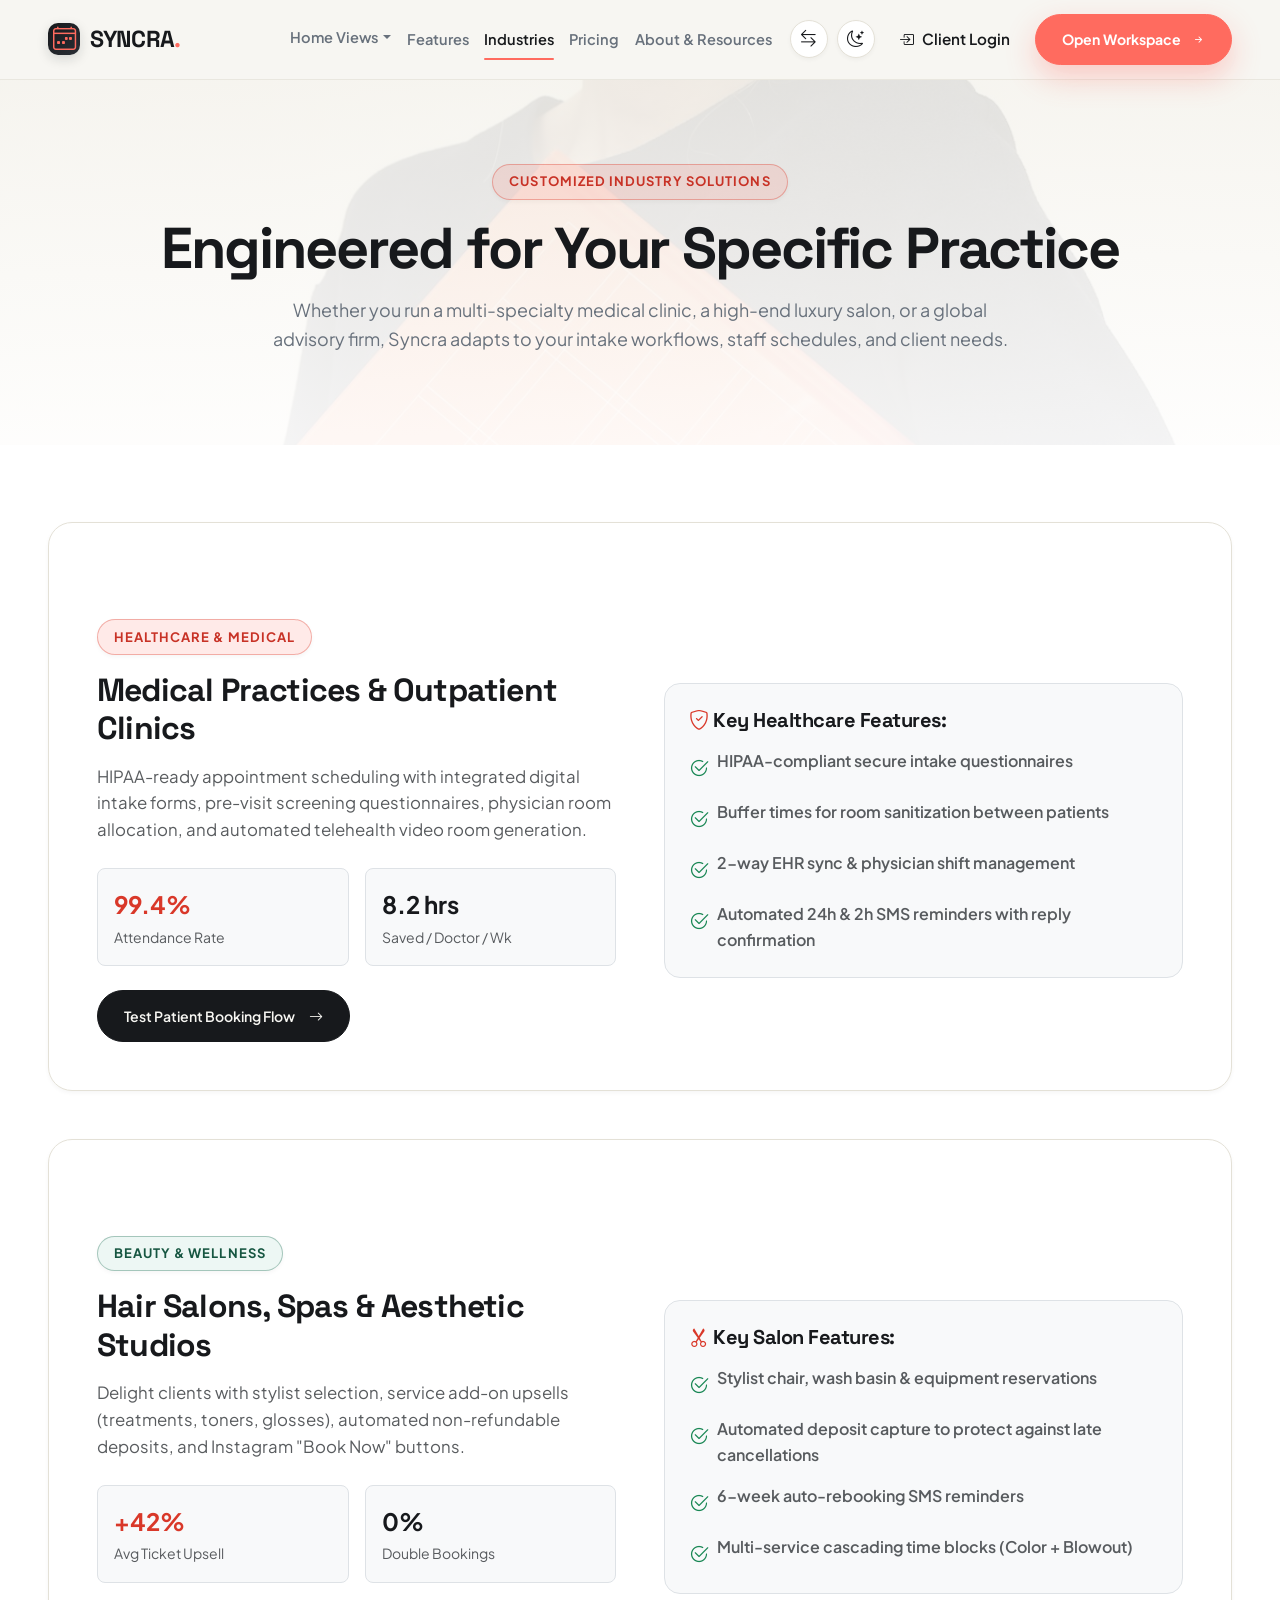
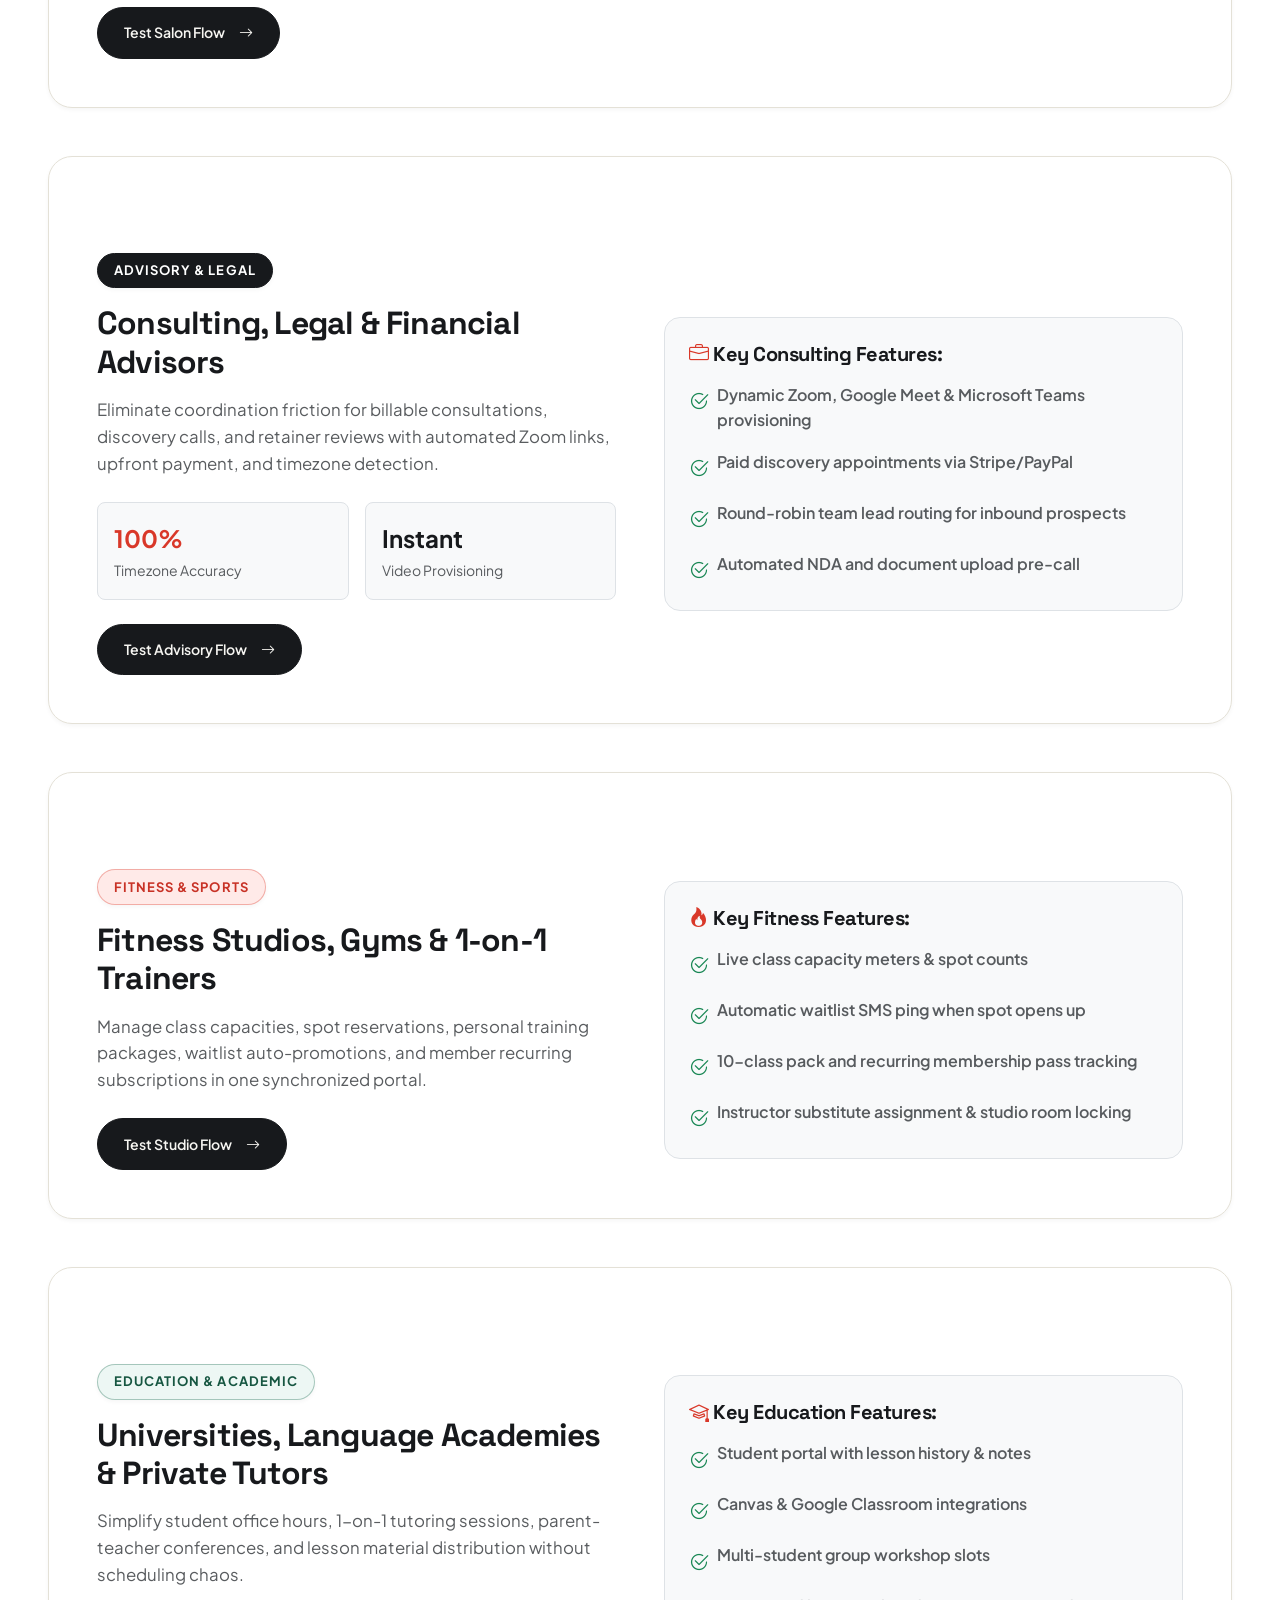
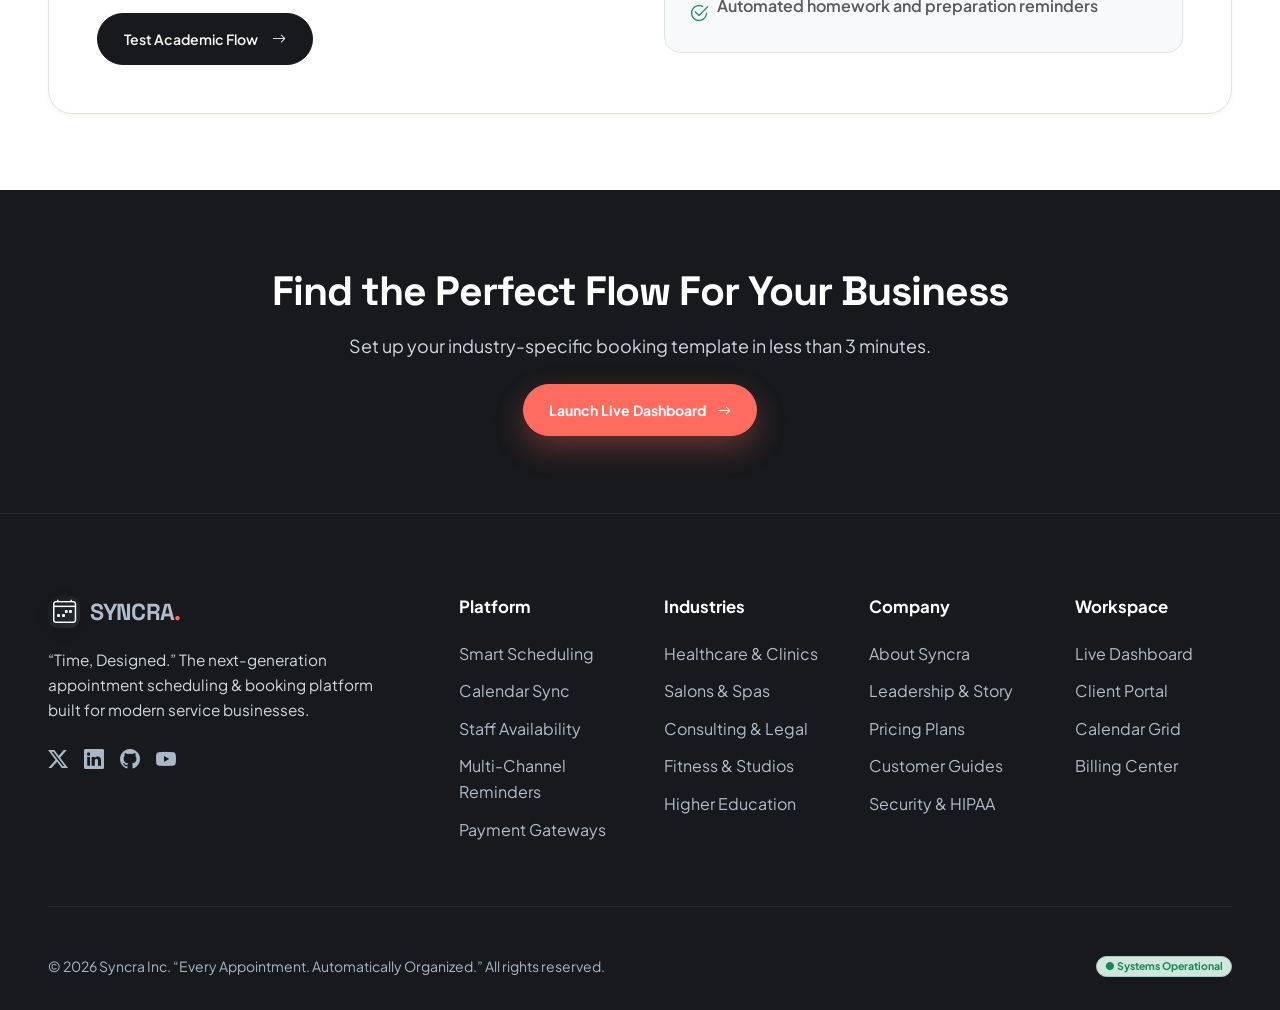
<file: industries.html>
<!DOCTYPE html>
<html lang="en">
<head>
  <meta charset="UTF-8">
  <meta name="viewport" content="width=device-width, initial-scale=1.0">
  <title>Industries — Healthcare, Salons, Consulting, Fitness & Education | SYNCRA</title>
  <meta name="description" content="Tailored scheduling solutions for Healthcare, Salons, Consulting, Fitness, Education, and Professional Services. See how Syncra automates your exact operational model.">
  
  <!-- Favicon / Fonts -->
  <link rel="icon" type="image/svg+xml" href="image/favicon.svg">
  <link rel="preconnect" href="https://fonts.googleapis.com">
  <link rel="preconnect" href="https://fonts.gstatic.com" crossorigin>
  <link href="https://fonts.googleapis.com/css2?family=Plus+Jakarta+Sans:wght@300;400;500;600;700;800&family=Space+Grotesk:wght@500;600;700&display=swap" rel="stylesheet">
  
  <link href="https://cdn.jsdelivr.net/npm/bootstrap@5.3.3/dist/css/bootstrap.min.css" rel="stylesheet">
  <link rel="stylesheet" href="https://cdn.jsdelivr.net/npm/bootstrap-icons@1.11.3/font/bootstrap-icons.min.css">
  <link rel="stylesheet" href="https://unpkg.com/aos@2.3.1/dist/aos.css">
  <link rel="stylesheet" href="css/style.css">
</head>
<body>

  <!-- Site Header (<= 1024px: Logo + Hamburger Only) -->
  <header class="site-header">
    <div class="container header-container">
      <a href="index.html" class="brand-logo">
        <div class="logo-icon"><i class="bi bi-calendar4-week"></i></div>
        <span>SYNCRA<span class="dot">.</span></span>
      </a>

      <div class="desktop-nav-wrap">
        <nav>
          <ul class="desktop-nav-links">
            <li class="dropdown">
              <a href="#" class="dropdown-toggle" data-bs-toggle="dropdown" aria-expanded="false">
                Home Views
              </a>
              <ul class="dropdown-menu shadow border-0 rounded-3 p-2">
                <li><a class="dropdown-item py-2 fw-semibold" href="index.html"><i class="bi bi-layout-text-window-reverse me-2"></i> Home 1 — Classic SaaS</a></li>
                <li><a class="dropdown-item py-2 fw-semibold" href="home-2.html"><i class="bi bi-cpu-fill me-2"></i> Home 2 — AI Autonomous</a></li>
              </ul>
            </li>
            <li><a href="features.html">Features</a></li>
            <li><a href="industries.html" class="active">Industries</a></li>
            <li><a href="pricing.html">Pricing</a></li>
            <li><a href="about.html">About & Resources</a></li>
          </ul>
        </nav>
        <div class="desktop-actions">
          <!-- RTL Direction Switcher -->
          <button class="nav-tool-btn rtl-toggle-btn" title="Toggle RTL / LTR Direction" aria-label="Toggle RTL">
            <i class="bi bi-arrow-left-right"></i>
          </button>
          <!-- Theme Dark/Light Switcher -->
          <button class="nav-tool-btn theme-toggle-btn" title="Toggle Light / Dark Mode" aria-label="Toggle Theme">
            <i class="bi bi-moon-stars"></i>
          </button>

          <a href="login.html" class="btn-krono-ghost"><i class="bi bi-box-arrow-in-right"></i> Client Login</a>
          <a href="dashboard.html" class="btn-krono-primary">Open Workspace <i class="bi bi-arrow-right-short"></i></a>
        </div>
      </div>

      <button class="hamburger-toggle" id="openMobileNav" aria-label="Open Navigation Menu">
        <i class="bi bi-list fs-4"></i>
      </button>
    </div>
  </header>

  <!-- Mobile Drawer -->
  <div class="mobile-drawer-overlay" id="mobileNavOverlay"></div>
  <div class="mobile-drawer" id="mobileNavDrawer">
    <div class="mobile-drawer-header">
      <a href="index.html" class="brand-logo">
        <div class="logo-icon"><i class="bi bi-calendar4-week"></i></div>
        <span>SYNCRA<span class="dot">.</span></span>
      </a>
      <div class="d-flex align-items-center gap-2">
        <button class="nav-tool-btn rtl-toggle-btn" title="Toggle RTL" aria-label="Toggle RTL">
          <i class="bi bi-arrow-left-right"></i>
        </button>
        <button class="nav-tool-btn theme-toggle-btn" title="Toggle Theme" aria-label="Toggle Theme">
          <i class="bi bi-moon-stars"></i>
        </button>
        <button class="mobile-drawer-close" id="closeMobileNav"><i class="bi bi-x-lg"></i></button>
      </div>
    </div>

    <ul class="mobile-nav-list">
      <li class="mobile-nav-section-title">HOME VIEWS</li>
      <li><a href="index.html" class="mobile-nav-link"><span><i class="bi bi-layout-text-window-reverse me-2 text-coral"></i> Home 1 (Classic SaaS)</span><i class="bi bi-chevron-right text-muted"></i></a></li>
      <li><a href="home-2.html" class="mobile-nav-link"><span><i class="bi bi-cpu-fill me-2 text-coral"></i> Home 2 (AI Autonomous)</span><span class="badge bg-danger rounded-pill">New</span></a></li>
      <li class="mobile-nav-section-title">NAVIGATION</li>
      <li><a href="features.html" class="mobile-nav-link"><span><i class="bi bi-stars me-2"></i> Features</span><i class="bi bi-chevron-right text-muted"></i></a></li>
      <li><a href="industries.html" class="mobile-nav-link active"><span><i class="bi bi-building me-2"></i> Industries</span><i class="bi bi-chevron-right text-muted"></i></a></li>
      <li><a href="pricing.html" class="mobile-nav-link"><span><i class="bi bi-tag me-2"></i> Pricing</span><i class="bi bi-chevron-right text-muted"></i></a></li>
      <li><a href="about.html" class="mobile-nav-link"><span><i class="bi bi-info-circle me-2"></i> About & Resources</span><i class="bi bi-chevron-right text-muted"></i></a></li>
    </ul>

    <div class="mobile-drawer-actions">
      <a href="dashboard.html" class="btn-krono-primary w-100 text-center">Open Workspace <i class="bi bi-arrow-right-short"></i></a>
      <a href="login.html" class="btn-krono-dark w-100 text-center"><i class="bi bi-box-arrow-in-right"></i> Client Login</a>
      <div class="text-center mt-2">
        <small class="text-muted"><i class="bi bi-shield-check text-success"></i> 14-Day Free Trial • No Credit Card</small>
      </div>
    </div>
  </div>

  <!-- Hero Header -->
  <section class="subpage-hero hero-industries text-center">
    <div class="container" data-aos="fade-up">
      <div class="badge-tag coral mb-3">Customized Industry Solutions</div>
      <h1 class="display-hero mb-3">Engineered for Your Specific Practice</h1>
      <p class="lead-lg mx-auto" style="max-width: 760px;">
        Whether you run a multi-specialty medical clinic, a high-end luxury salon, or a global advisory firm, Syncra adapts to your intake workflows, staff schedules, and client needs.
      </p>
    </div>
  </section>

  <!-- Industries Detailed Grid -->
  <section class="section-py bg-white">
    <div class="container">
      <div class="d-flex flex-column gap-5">

        <!-- 1. Healthcare & Clinics -->
        <div class="card-krono industry-detail-card p-4 p-lg-5 text-start" data-aos="fade-up">
          <div class="row align-items-center g-4 g-lg-5">
            <div class="col-lg-6">
              <div class="badge-tag coral mb-3">Healthcare & Medical</div>
              <h2 class="h2 fw-bold mb-3">Medical Practices & Outpatient Clinics</h2>
              <p class="lead-lg text-muted mb-4" style="font-size: 1.05rem;">
                HIPAA-ready appointment scheduling with integrated digital intake forms, pre-visit screening questionnaires, physician room allocation, and automated telehealth video room generation.
              </p>
              <div class="row g-3 mb-4">
                <div class="col-6">
                  <div class="p-3 bg-light rounded-3 border">
                    <div class="fw-bold fs-4 text-coral">99.4%</div>
                    <small class="text-muted">Attendance Rate</small>
                  </div>
                </div>
                <div class="col-6">
                  <div class="p-3 bg-light rounded-3 border">
                    <div class="fw-bold fs-4 text-ink">8.2 hrs</div>
                    <small class="text-muted">Saved / Doctor / Wk</small>
                  </div>
                </div>
              </div>
              <button class="btn-krono-dark" onclick="openQuickBookModal('Healthcare Consultation Flow')">Test Patient Booking Flow <i class="bi bi-arrow-right ms-1"></i></button>
            </div>
            <div class="col-lg-6">
              <div class="p-4 bg-light rounded-4 border">
                <h5 class="fw-bold mb-3"><i class="bi bi-shield-check text-coral"></i> Key Healthcare Features:</h5>
                <ul class="list-unstyled d-flex flex-column gap-3 text-muted fw-semibold mb-0">
                  <li><i class="bi bi-check2-circle text-success fs-5"></i> <span>HIPAA-compliant secure intake questionnaires</span></li>
                  <li><i class="bi bi-check2-circle text-success fs-5"></i> <span>Buffer times for room sanitization between patients</span></li>
                  <li><i class="bi bi-check2-circle text-success fs-5"></i> <span>2-way EHR sync & physician shift management</span></li>
                  <li><i class="bi bi-check2-circle text-success fs-5"></i> <span>Automated 24h & 2h SMS reminders with reply confirmation</span></li>
                </ul>
              </div>
            </div>
          </div>
        </div>

        <!-- 2. Salons, Spas & Beauty -->
        <div class="card-krono industry-detail-card p-4 p-lg-5 text-start" data-aos="fade-up">
          <div class="row align-items-center g-4 g-lg-5">
            <div class="col-lg-6">
              <div class="badge-tag mint mb-3">Beauty & Wellness</div>
              <h2 class="h2 fw-bold mb-3">Hair Salons, Spas & Aesthetic Studios</h2>
              <p class="lead-lg text-muted mb-4" style="font-size: 1.05rem;">
                Delight clients with stylist selection, service add-on upsells (treatments, toners, glosses), automated non-refundable deposits, and Instagram "Book Now" buttons.
              </p>
              <div class="row g-3 mb-4">
                <div class="col-6">
                  <div class="p-3 bg-light rounded-3 border">
                    <div class="fw-bold fs-4 text-coral">+42%</div>
                    <small class="text-muted">Avg Ticket Upsell</small>
                  </div>
                </div>
                <div class="col-6">
                  <div class="p-3 bg-light rounded-3 border">
                    <div class="fw-bold fs-4 text-ink">0%</div>
                    <small class="text-muted">Double Bookings</small>
                  </div>
                </div>
              </div>
              <button class="btn-krono-dark" onclick="openQuickBookModal('Salon Stylist Booking Flow')">Test Salon Flow <i class="bi bi-arrow-right ms-1"></i></button>
            </div>
            <div class="col-lg-6">
              <div class="p-4 bg-light rounded-4 border">
                <h5 class="fw-bold mb-3"><i class="bi bi-scissors text-coral"></i> Key Salon Features:</h5>
                <ul class="list-unstyled d-flex flex-column gap-3 text-muted fw-semibold mb-0">
                  <li><i class="bi bi-check2-circle text-success fs-5"></i> <span>Stylist chair, wash basin & equipment reservations</span></li>
                  <li><i class="bi bi-check2-circle text-success fs-5"></i> <span>Automated deposit capture to protect against late cancellations</span></li>
                  <li><i class="bi bi-check2-circle text-success fs-5"></i> <span>6-week auto-rebooking SMS reminders</span></li>
                  <li><i class="bi bi-check2-circle text-success fs-5"></i> <span>Multi-service cascading time blocks (Color + Blowout)</span></li>
                </ul>
              </div>
            </div>
          </div>
        </div>

        <!-- 3. Consulting, Legal & Financial -->
        <div class="card-krono industry-detail-card p-4 p-lg-5 text-start" data-aos="fade-up">
          <div class="row align-items-center g-4 g-lg-5">
            <div class="col-lg-6">
              <div class="badge-tag dark mb-3">Advisory & Legal</div>
              <h2 class="h2 fw-bold mb-3">Consulting, Legal & Financial Advisors</h2>
              <p class="lead-lg text-muted mb-4" style="font-size: 1.05rem;">
                Eliminate coordination friction for billable consultations, discovery calls, and retainer reviews with automated Zoom links, upfront payment, and timezone detection.
              </p>
              <div class="row g-3 mb-4">
                <div class="col-6">
                  <div class="p-3 bg-light rounded-3 border">
                    <div class="fw-bold fs-4 text-coral">100%</div>
                    <small class="text-muted">Timezone Accuracy</small>
                  </div>
                </div>
                <div class="col-6">
                  <div class="p-3 bg-light rounded-3 border">
                    <div class="fw-bold fs-4 text-ink">Instant</div>
                    <small class="text-muted">Video Provisioning</small>
                  </div>
                </div>
              </div>
              <button class="btn-krono-dark" onclick="openQuickBookModal('Executive Consulting Session')">Test Advisory Flow <i class="bi bi-arrow-right ms-1"></i></button>
            </div>
            <div class="col-lg-6">
              <div class="p-4 bg-light rounded-4 border">
                <h5 class="fw-bold mb-3"><i class="bi bi-briefcase text-coral"></i> Key Consulting Features:</h5>
                <ul class="list-unstyled d-flex flex-column gap-3 text-muted fw-semibold mb-0">
                  <li><i class="bi bi-check2-circle text-success fs-5"></i> <span>Dynamic Zoom, Google Meet & Microsoft Teams provisioning</span></li>
                  <li><i class="bi bi-check2-circle text-success fs-5"></i> <span>Paid discovery appointments via Stripe/PayPal</span></li>
                  <li><i class="bi bi-check2-circle text-success fs-5"></i> <span>Round-robin team lead routing for inbound prospects</span></li>
                  <li><i class="bi bi-check2-circle text-success fs-5"></i> <span>Automated NDA and document upload pre-call</span></li>
                </ul>
              </div>
            </div>
          </div>
        </div>

        <!-- 4. Fitness Studios & Personal Trainers -->
        <div class="card-krono industry-detail-card p-4 p-lg-5 text-start" data-aos="fade-up">
          <div class="row align-items-center g-4 g-lg-5">
            <div class="col-lg-6">
              <div class="badge-tag coral mb-3">Fitness & Sports</div>
              <h2 class="h2 fw-bold mb-3">Fitness Studios, Gyms & 1-on-1 Trainers</h2>
              <p class="lead-lg text-muted mb-4" style="font-size: 1.05rem;">
                Manage class capacities, spot reservations, personal training packages, waitlist auto-promotions, and member recurring subscriptions in one synchronized portal.
              </p>
              <button class="btn-krono-dark" onclick="openQuickBookModal('Fitness Class Booking')">Test Studio Flow <i class="bi bi-arrow-right ms-1"></i></button>
            </div>
            <div class="col-lg-6">
              <div class="p-4 bg-light rounded-4 border">
                <h5 class="fw-bold mb-3"><i class="bi bi-fire text-coral"></i> Key Fitness Features:</h5>
                <ul class="list-unstyled d-flex flex-column gap-3 text-muted fw-semibold mb-0">
                  <li><i class="bi bi-check2-circle text-success fs-5"></i> <span>Live class capacity meters & spot counts</span></li>
                  <li><i class="bi bi-check2-circle text-success fs-5"></i> <span>Automatic waitlist SMS ping when spot opens up</span></li>
                  <li><i class="bi bi-check2-circle text-success fs-5"></i> <span>10-class pack and recurring membership pass tracking</span></li>
                  <li><i class="bi bi-check2-circle text-success fs-5"></i> <span>Instructor substitute assignment & studio room locking</span></li>
                </ul>
              </div>
            </div>
          </div>
        </div>

        <!-- 5. Higher Education & Tutoring -->
        <div class="card-krono industry-detail-card p-4 p-lg-5 text-start" data-aos="fade-up">
          <div class="row align-items-center g-4 g-lg-5">
            <div class="col-lg-6">
              <div class="badge-tag mint mb-3">Education & Academic</div>
              <h2 class="h2 fw-bold mb-3">Universities, Language Academies & Private Tutors</h2>
              <p class="lead-lg text-muted mb-4" style="font-size: 1.05rem;">
                Simplify student office hours, 1-on-1 tutoring sessions, parent-teacher conferences, and lesson material distribution without scheduling chaos.
              </p>
              <button class="btn-krono-dark" onclick="openQuickBookModal('Office Hours Booking')">Test Academic Flow <i class="bi bi-arrow-right ms-1"></i></button>
            </div>
            <div class="col-lg-6">
              <div class="p-4 bg-light rounded-4 border">
                <h5 class="fw-bold mb-3"><i class="bi bi-mortarboard text-coral"></i> Key Education Features:</h5>
                <ul class="list-unstyled d-flex flex-column gap-3 text-muted fw-semibold mb-0">
                  <li><i class="bi bi-check2-circle text-success fs-5"></i> <span>Student portal with lesson history & notes</span></li>
                  <li><i class="bi bi-check2-circle text-success fs-5"></i> <span>Canvas & Google Classroom integrations</span></li>
                  <li><i class="bi bi-check2-circle text-success fs-5"></i> <span>Multi-student group workshop slots</span></li>
                  <li><i class="bi bi-check2-circle text-success fs-5"></i> <span>Automated homework and preparation reminders</span></li>
                </ul>
              </div>
            </div>
          </div>
        </div>

      </div>
    </div>
  </section>

  <!-- CTA Section -->
  <section class="section-py bg-dark text-white text-center" style="background-color: #17191C !important;">
    <div class="container" data-aos="zoom-in">
      <h2 class="display-title text-white mb-3">Find the Perfect Flow For Your Business</h2>
      <p class="lead-lg text-white-50 mx-auto mb-4" style="max-width: 600px; color: #D1D8E0 !important;">
        Set up your industry-specific booking template in less than 3 minutes.
      </p>
      <a href="dashboard.html" class="btn-krono-primary">Launch Live Dashboard <i class="bi bi-arrow-right"></i></a>
    </div>
  </section>

  <!-- Footer -->
  <footer class="site-footer">
    <div class="container">
      <div class="row g-5">
        <div class="col-lg-4">
          <a href="index.html" class="brand-logo mb-3 d-inline-flex text-white">
            <div class="logo-icon bg-coral text-white">
              <i class="bi bi-calendar4-week"></i>
            </div>
            <span>SYNCRA<span class="dot">.</span></span>
          </a>
          <p class="text-white-50 pe-lg-4" style="color: #D1D8E0 !important;">
            “Time, Designed.” The next-generation appointment scheduling & booking platform built for modern service businesses.
          </p>
          <div class="d-flex gap-3 text-white-50 mt-3">
            <a href="#" class="text-white-50" style="color: #A9B7C6 !important;" aria-label="Twitter"><i class="bi bi-twitter-x fs-5"></i></a>
            <a href="#" class="text-white-50" style="color: #A9B7C6 !important;" aria-label="LinkedIn"><i class="bi bi-linkedin fs-5"></i></a>
            <a href="#" class="text-white-50" style="color: #A9B7C6 !important;" aria-label="GitHub"><i class="bi bi-github fs-5"></i></a>
            <a href="#" class="text-white-50" style="color: #A9B7C6 !important;" aria-label="YouTube"><i class="bi bi-youtube fs-5"></i></a>
          </div>
        </div>

        <div class="col-6 col-lg-2">
          <div class="footer-title">Platform</div>
          <ul class="footer-links">
            <li><a href="features.html">Smart Scheduling</a></li>
            <li><a href="features.html">Calendar Sync</a></li>
            <li><a href="features.html">Staff Availability</a></li>
            <li><a href="features.html">Multi-Channel Reminders</a></li>
            <li><a href="features.html">Payment Gateways</a></li>
          </ul>
        </div>

        <div class="col-6 col-lg-2">
          <div class="footer-title">Industries</div>
          <ul class="footer-links">
            <li><a href="industries.html">Healthcare & Clinics</a></li>
            <li><a href="industries.html">Salons & Spas</a></li>
            <li><a href="industries.html">Consulting & Legal</a></li>
            <li><a href="industries.html">Fitness & Studios</a></li>
            <li><a href="industries.html">Higher Education</a></li>
          </ul>
        </div>

        <div class="col-6 col-lg-2">
          <div class="footer-title">Company</div>
          <ul class="footer-links">
            <li><a href="about.html">About Syncra</a></li>
            <li><a href="about.html">Leadership & Story</a></li>
            <li><a href="pricing.html">Pricing Plans</a></li>
            <li><a href="about.html">Customer Guides</a></li>
            <li><a href="about.html">Security & HIPAA</a></li>
          </ul>
        </div>

        <div class="col-6 col-lg-2">
          <div class="footer-title">Workspace</div>
          <ul class="footer-links">
            <li><a href="dashboard.html">Live Dashboard</a></li>
            <li><a href="dashboard.html">Client Portal</a></li>
            <li><a href="dashboard.html">Calendar Grid</a></li>
            <li><a href="dashboard.html">Billing Center</a></li>
          </ul>
        </div>
      </div>

      <div class="footer-bottom">
        <div>© 2026 Syncra Inc. “Every Appointment. Automatically Organized.” All rights reserved.</div>
        <div class="d-flex align-items-center gap-3 mt-2 mt-md-0">
          <span class="badge bg-success-subtle text-success border border-success-subtle rounded-pill px-2 py-1 small">● Systems Operational</span>
        </div>
      </div>
    </div>
  </footer>

  <!-- Booking Modal -->
  <div class="custom-modal-backdrop" id="kronoBookingModal">
    <div class="custom-modal-dialog p-4">
      <div class="d-flex align-items-center justify-content-between pb-3 border-bottom mb-4">
        <div class="d-flex align-items-center gap-2">
          <div class="logo-icon bg-coral text-white p-2 rounded-3"><i class="bi bi-calendar-plus"></i></div>
          <h5 class="mb-0 fw-bold">Live Appointment Simulator</h5>
        </div>
        <button class="btn btn-sm btn-outline-secondary rounded-circle close-booking-modal" style="width: 32px; height: 32px; padding: 0;"><i class="bi bi-x-lg"></i></button>
      </div>
      <div id="modalBookingForm">
        <div class="mb-3">
          <label class="form-label fw-bold small text-muted">SERVICE</label>
          <input type="text" class="form-control fw-bold" id="modalServiceName" value="Industry Consultation" readonly>
        </div>
        <div class="row g-3 mb-3">
          <div class="col-6"><label class="form-label fw-bold small text-muted">DATE</label><input type="date" class="form-control" value="2026-09-26"></div>
          <div class="col-6"><label class="form-label fw-bold small text-muted">TIME</label><select class="form-select"><option>11:00 AM</option><option selected>03:00 PM</option></select></div>
        </div>
        <div class="mb-3"><label class="form-label fw-bold small text-muted">NAME</label><input type="text" class="form-control" value="Marcus Chen"></div>
        <div class="mb-4"><label class="form-label fw-bold small text-muted">EMAIL</label><input type="email" class="form-control" value="marcus@chen.com"></div>
        <button class="btn-krono-primary w-100 py-3" id="submitBookingDemoBtn">Confirm Booking <i class="bi bi-check2-circle"></i></button>
      </div>
      <div id="modalBookingSuccess" style="display: none;" class="text-center py-4">
        <div class="w-16 h-16 bg-success text-white rounded-circle d-inline-flex align-items-center justify-content-center mb-3" style="width: 64px; height: 64px; font-size: 2rem;"><i class="bi bi-check-lg"></i></div>
        <h4 class="fw-bold mb-2">Slot Successfully Reserved!</h4>
        <p class="text-muted small mb-4">Calendar event created and SMS notifications armed.</p>
        <button class="btn-krono-dark w-100 close-booking-modal">Close</button>
      </div>
    </div>
  </div>

  <script src="https://cdn.jsdelivr.net/npm/bootstrap@5.3.3/dist/js/bootstrap.bundle.min.js"></script>
  <script src="https://unpkg.com/aos@2.3.1/dist/aos.js"></script>
  <script src="js/main.js"></script>
  <script>AOS.init({ duration: 800, once: true });</script>
</body>
</html>
</file>
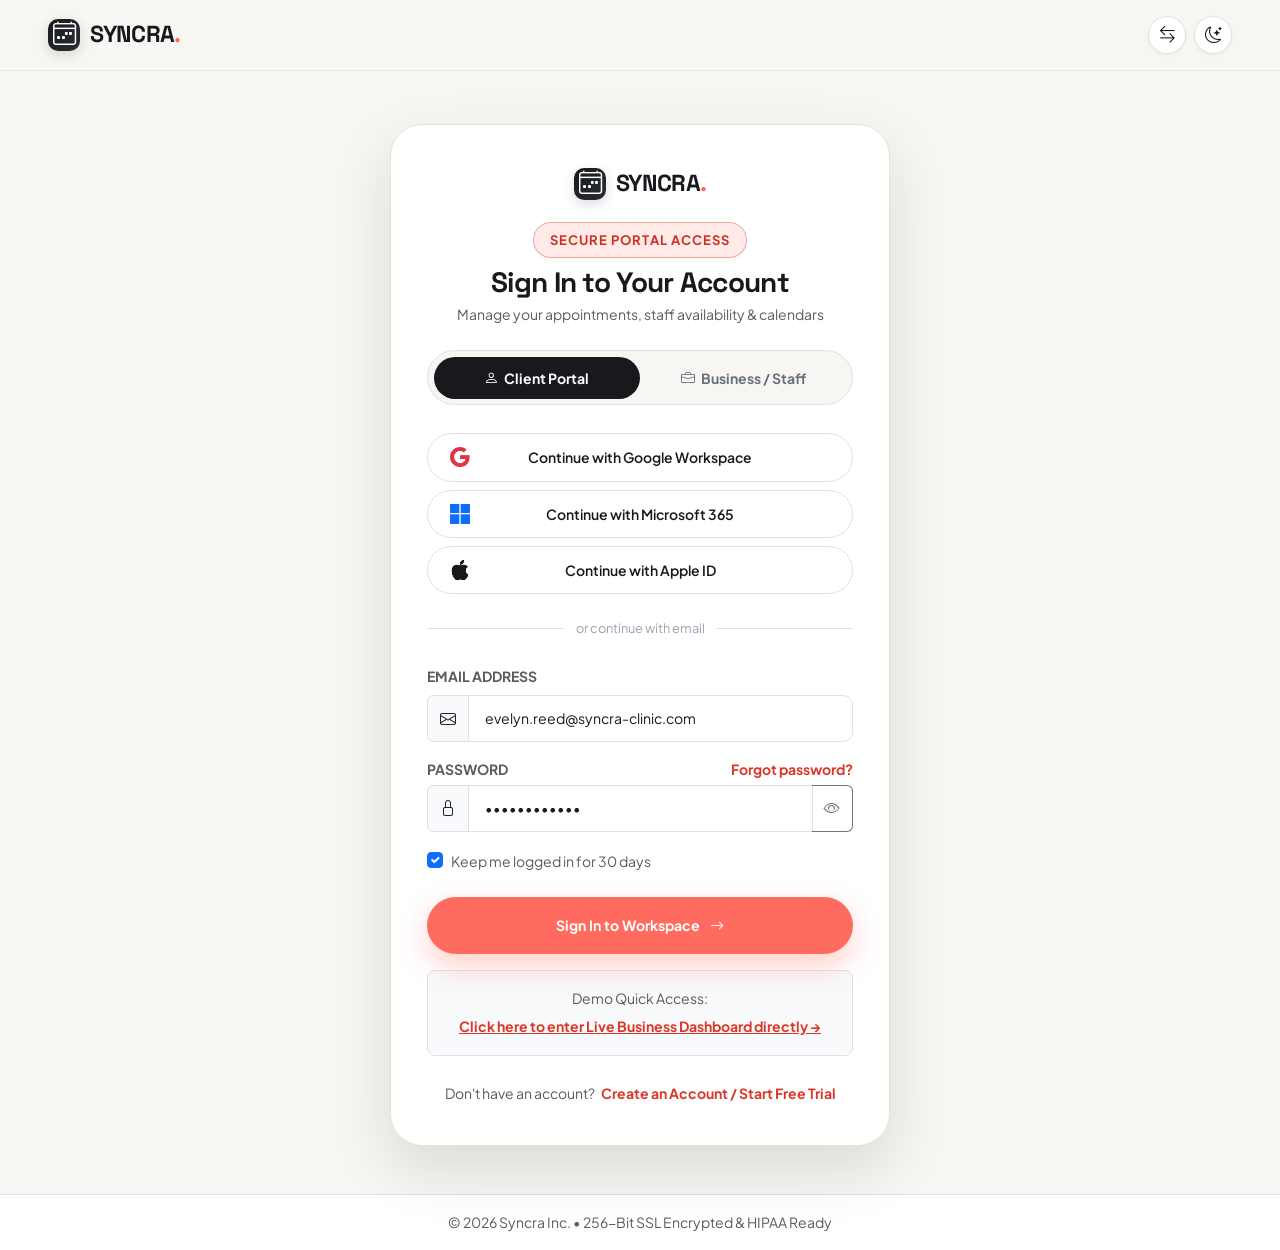
<file: login.html>
<!DOCTYPE html>
<html lang="en">
<head>
  <meta charset="UTF-8">
  <meta name="viewport" content="width=device-width, initial-scale=1.0">
  <title>Client & Business Login — SYNCRA</title>
  <meta name="description" content="Sign in to your Syncra account. Access your appointments, staff schedules, calendar sync, and business dashboard.">
  
  <!-- Favicon / Fonts -->
  <link rel="icon" type="image/svg+xml" href="image/favicon.svg">
  <link rel="preconnect" href="https://fonts.googleapis.com">
  <link rel="preconnect" href="https://fonts.gstatic.com" crossorigin>
  <link href="https://fonts.googleapis.com/css2?family=Plus+Jakarta+Sans:wght@300;400;500;600;700;800&family=Space+Grotesk:wght@500;600;700&display=swap" rel="stylesheet">
  
  <!-- CSS Frameworks & Icons -->
  <link href="https://cdn.jsdelivr.net/npm/bootstrap@5.3.3/dist/css/bootstrap.min.css" rel="stylesheet">
  <link rel="stylesheet" href="https://cdn.jsdelivr.net/npm/bootstrap-icons@1.11.3/font/bootstrap-icons.min.css">
  <link rel="stylesheet" href="css/style.css">

  <style>
    body {
      background-color: var(--color-ivory);
      min-height: 100vh;
      display: flex;
      flex-direction: column;
    }
    .auth-container {
      flex: 1;
      display: flex;
      align-items: center;
      justify-content: center;
      padding: 3rem 1.5rem;
    }
    .auth-card {
      background: #FFFFFF;
      border: 1px solid var(--color-border);
      border-radius: var(--radius-xl);
      box-shadow: var(--shadow-xl);
      max-width: 500px;
      width: 100%;
      padding: 2.5rem 2.25rem;
      position: relative;
    }
    .auth-role-tabs {
      display: flex;
      background: var(--color-ivory);
      padding: 0.35rem;
      border-radius: var(--radius-pill);
      border: 1px solid var(--color-border);
      margin-bottom: 1.75rem;
    }
    .auth-role-tab {
      flex: 1;
      padding: 0.6rem;
      border-radius: var(--radius-pill);
      font-size: 0.875rem;
      font-weight: 700;
      text-align: center;
      border: none;
      background: transparent;
      color: var(--color-slate);
      cursor: pointer;
      transition: all var(--transition-fast);
    }
    .auth-role-tab.active {
      background: var(--color-ink);
      color: #FFFFFF;
    }
    .auth-divider {
      display: flex;
      align-items: center;
      text-align: center;
      margin: 1.5rem 0;
      color: var(--color-slate-light);
      font-size: 0.8rem;
    }
    .auth-divider::before, .auth-divider::after {
      content: '';
      flex: 1;
      border-bottom: 1px solid var(--color-border);
    }
    .auth-divider span {
      padding: 0 0.75rem;
    }
    .btn-social-auth {
      position: relative;
      display: flex;
      align-items: center;
      justify-content: center;
      width: 100%;
      padding: 0.75rem 1.25rem;
      border: 1px solid var(--color-border);
      border-radius: var(--radius-pill);
      background: #FFFFFF;
      font-size: 0.875rem;
      font-weight: 600;
      color: var(--color-ink);
      transition: all var(--transition-fast);
      text-decoration: none;
    }
    .btn-social-auth i {
      position: absolute;
      left: 1.25rem;
      width: 24px;
      display: inline-flex;
      align-items: center;
      justify-content: center;
      font-size: 1.15rem;
    }
    .btn-social-auth:hover {
      background: var(--color-ivory);
      border-color: var(--color-ink);
      color: var(--color-ink);
    }
    [data-theme="dark"] .btn-social-auth {
      background: #181B20;
      color: #FFFFFF;
      border-color: #2C313A;
    }
    [data-theme="dark"] .btn-social-auth:hover {
      background: #242932;
      border-color: var(--color-coral);
      color: #FFFFFF;
    }
  </style>
</head>
<body>

  <!-- Clean Minimal Header without Complex Navbar -->
  <header class="site-header py-3">
    <div class="container d-flex align-items-center justify-content-between">
      <a href="index.html" class="brand-logo">
        <div class="logo-icon bg-coral text-white"><i class="bi bi-calendar4-week"></i></div>
        <span>SYNCRA<span class="dot">.</span></span>
      </a>

      <div class="d-flex align-items-center gap-2">
        <button class="nav-tool-btn rtl-toggle-btn" title="Toggle RTL / LTR Direction" aria-label="Toggle RTL">
          <i class="bi bi-arrow-left-right"></i>
        </button>
        <button class="nav-tool-btn theme-toggle-btn" title="Toggle Light / Dark Mode" aria-label="Toggle Theme">
          <i class="bi bi-moon-stars"></i>
        </button>
      </div>
    </div>
  </header>

  <!-- Login Form Container -->
  <main class="auth-container">
    <div class="auth-card">
      <div class="text-center mb-4">
        <!-- Brand Logo Inside Card clickable to home -->
        <div>
          <a href="index.html" class="brand-logo" title="Back to SYNCRA Home">
            <div class="logo-icon bg-coral text-white"><i class="bi bi-calendar4-week"></i></div>
            <span>SYNCRA<span class="dot">.</span></span>
          </a>
        </div>
        <div class="d-flex justify-content-center">
          <div class="badge-tag coral mb-2">Secure Portal Access</div>
        </div>
        <h3 class="fw-bold mb-1" id="loginHeading">Sign In to Your Account</h3>
        <p class="small text-muted mb-0" id="loginSubheading">Manage your appointments, staff availability & calendars</p>
      </div>

      <!-- Role Switcher (Client Portal vs Business / Staff Admin) -->
      <div class="auth-role-tabs">
        <button class="auth-role-tab active" id="tabClientLogin" type="button">
          <i class="bi bi-person me-1"></i> Client Portal
        </button>
        <button class="auth-role-tab" id="tabBusinessLogin" type="button">
          <i class="bi bi-briefcase me-1"></i> Business / Staff
        </button>
      </div>

      <!-- Social SSO Buttons (Google, Microsoft 365, Apple ID) -->
      <div class="d-flex flex-column gap-2 mb-3">
        <a href="dashboard.html" class="btn-social-auth">
          <i class="bi bi-google text-danger fs-5"></i> Continue with Google Workspace
        </a>
        <a href="dashboard.html" class="btn-social-auth">
          <i class="bi bi-microsoft text-primary fs-5"></i> Continue with Microsoft 365
        </a>
        <a href="dashboard.html" class="btn-social-auth">
          <i class="bi bi-apple fs-5"></i> Continue with Apple ID
        </a>
      </div>

      <div class="auth-divider">
        <span>or continue with email</span>
      </div>

      <!-- Form -->
      <form id="authLoginForm" onsubmit="handleLoginSubmit(event)">
        <div class="mb-3">
          <label class="form-label small fw-bold text-muted">EMAIL ADDRESS</label>
          <div class="input-group">
            <span class="input-group-text bg-light"><i class="bi bi-envelope"></i></span>
            <input type="email" id="loginEmail" class="form-control" placeholder="name@example.com" value="evelyn.reed@syncra-clinic.com" required>
          </div>
        </div>

        <div class="mb-3">
          <div class="d-flex justify-content-between align-items-center mb-1">
            <label class="form-label small fw-bold text-muted mb-0">PASSWORD</label>
            <a href="#" class="small text-coral fw-bold" onclick="alert('Password reset link sent to your registered email.')">Forgot password?</a>
          </div>
          <div class="input-group">
            <span class="input-group-text bg-light"><i class="bi bi-lock"></i></span>
            <input type="password" id="loginPassword" class="form-control" placeholder="••••••••" value="••••••••••••" required>
            <button class="btn btn-outline-secondary password-toggle-btn" type="button" onclick="togglePasswordVisibility('loginPassword', this)" title="Toggle password visibility">
              <i class="bi bi-eye"></i>
            </button>
          </div>
        </div>

        <div class="form-check mb-4">
          <input class="form-check-input" type="checkbox" id="rememberMe" checked>
          <label class="form-check-label small text-muted" for="rememberMe">
            Keep me logged in for 30 days
          </label>
        </div>

        <button type="submit" class="btn-krono-primary w-100 py-3 mb-3" id="btnLoginSubmit">
          <span id="btnText">Sign In to Workspace</span> <i class="bi bi-arrow-right"></i>
        </button>

        <div class="p-3 bg-light rounded-3 border text-center">
          <small class="text-muted d-block mb-1">Demo Quick Access:</small>
          <a href="dashboard.html" class="fw-bold text-coral small text-decoration-underline">
            Click here to enter Live Business Dashboard directly →
          </a>
        </div>
      </form>

      <!-- Register Link Below -->
      <div class="text-center mt-4">
        <small class="text-muted">
          Don't have an account? <a href="register.html" class="fw-bold text-coral ms-1">Create an Account / Start Free Trial</a>
        </small>
      </div>
    </div>
  </main>

  <footer class="py-3 text-center text-muted small border-top bg-white">
    © 2026 Syncra Inc. • 256-Bit SSL Encrypted & HIPAA Ready
  </footer>

  <script src="https://cdn.jsdelivr.net/npm/bootstrap@5.3.3/dist/js/bootstrap.bundle.min.js"></script>
  <script>
    const tabClient = document.getElementById('tabClientLogin');
    const tabBusiness = document.getElementById('tabBusinessLogin');
    const heading = document.getElementById('loginHeading');
    const subheading = document.getElementById('loginSubheading');
    const emailInput = document.getElementById('loginEmail');
    const btnText = document.getElementById('btnText');

    tabClient.addEventListener('click', () => {
      tabClient.classList.add('active');
      tabBusiness.classList.remove('active');
      heading.textContent = 'Client Portal Login';
      subheading.textContent = 'View your upcoming appointments, history & reschedule';
      emailInput.value = 'sophia.m@domain.com';
      btnText.textContent = 'Access Client Portal';
    });

    tabBusiness.addEventListener('click', () => {
      tabBusiness.classList.add('active');
      tabClient.classList.remove('active');
      heading.textContent = 'Business / Staff Sign In';
      subheading.textContent = 'Manage your appointments, staff availability & calendars';
      emailInput.value = 'evelyn.reed@syncra-clinic.com';
      btnText.textContent = 'Sign In to Workspace';
    });

    function handleLoginSubmit(e) {
      e.preventDefault();
      const btn = document.getElementById('btnLoginSubmit');
      btn.disabled = true;
      btn.innerHTML = `<span class="spinner-border spinner-border-sm me-2"></span> Authenticating...`;

      setTimeout(() => {
        window.location.href = 'dashboard.html';
      }, 800);
    }
  </script>
  <script src="js/main.js"></script>
</body>
</html>
</file>
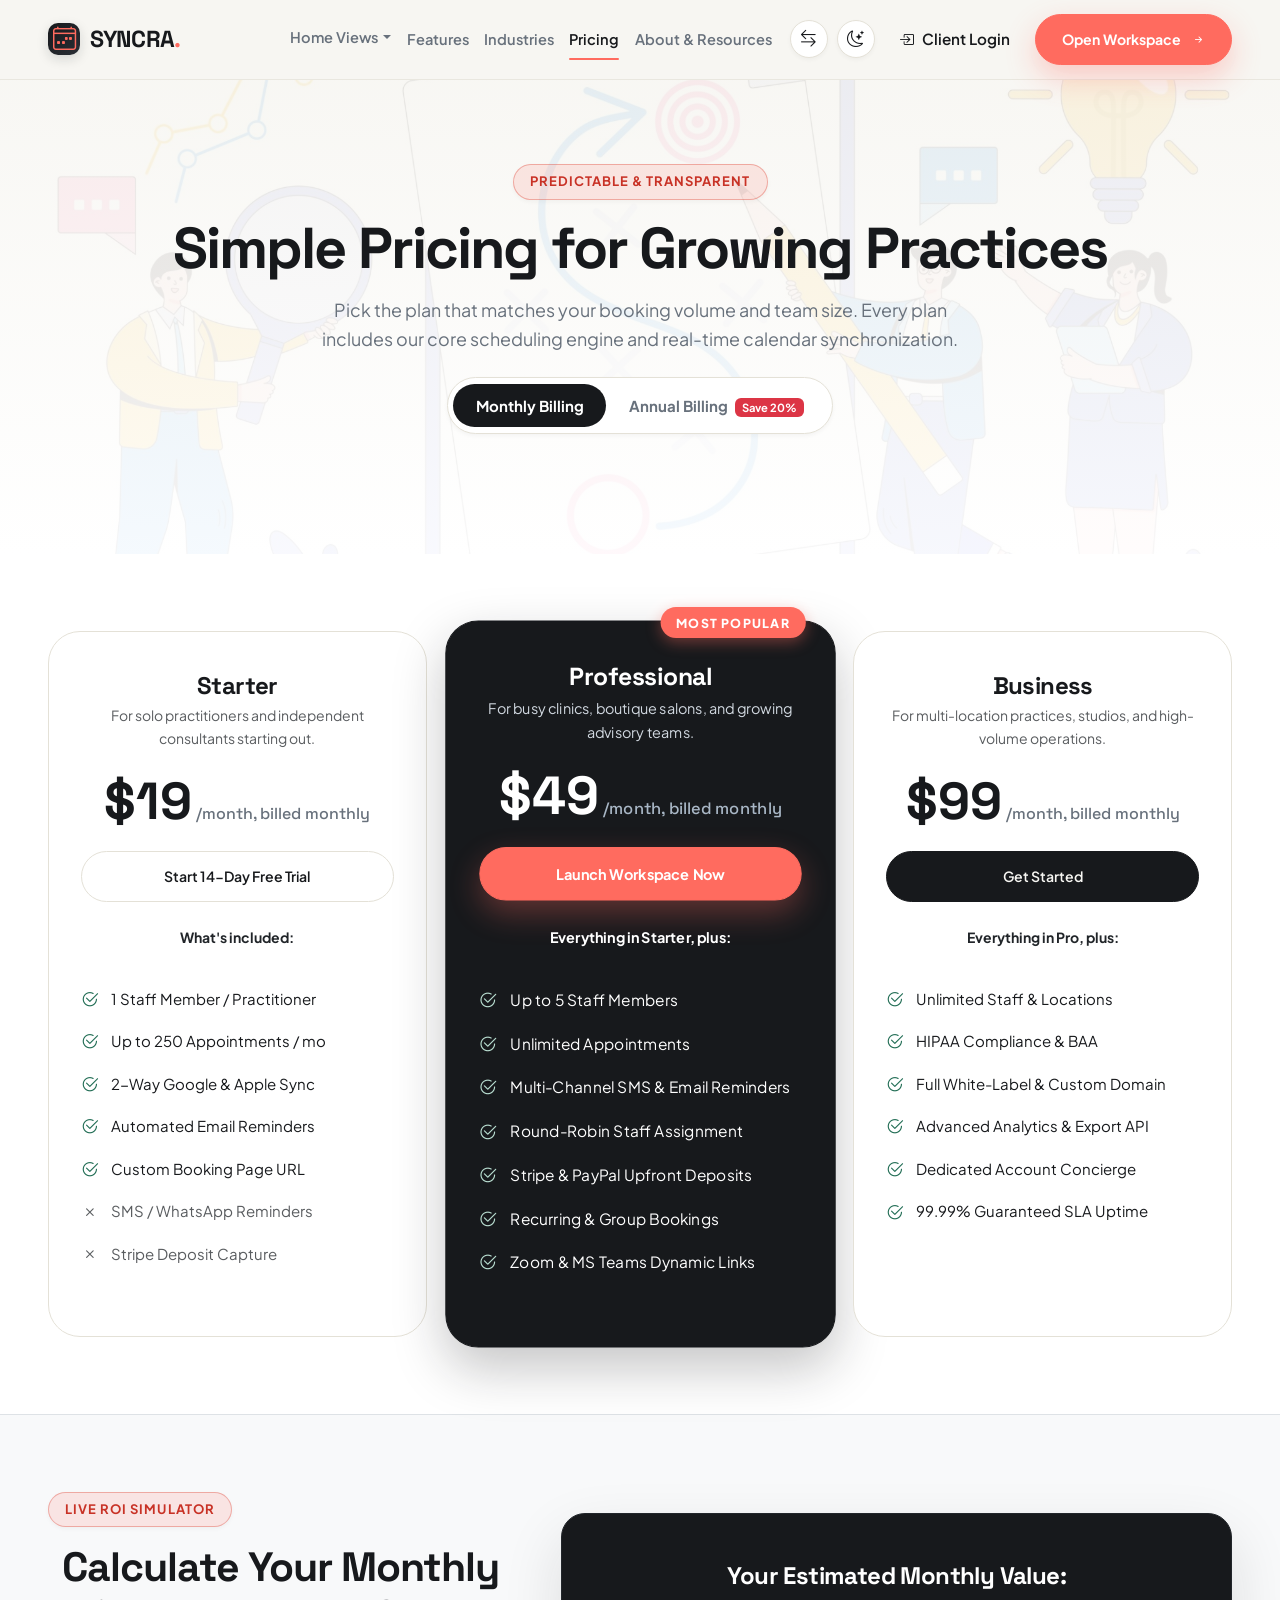
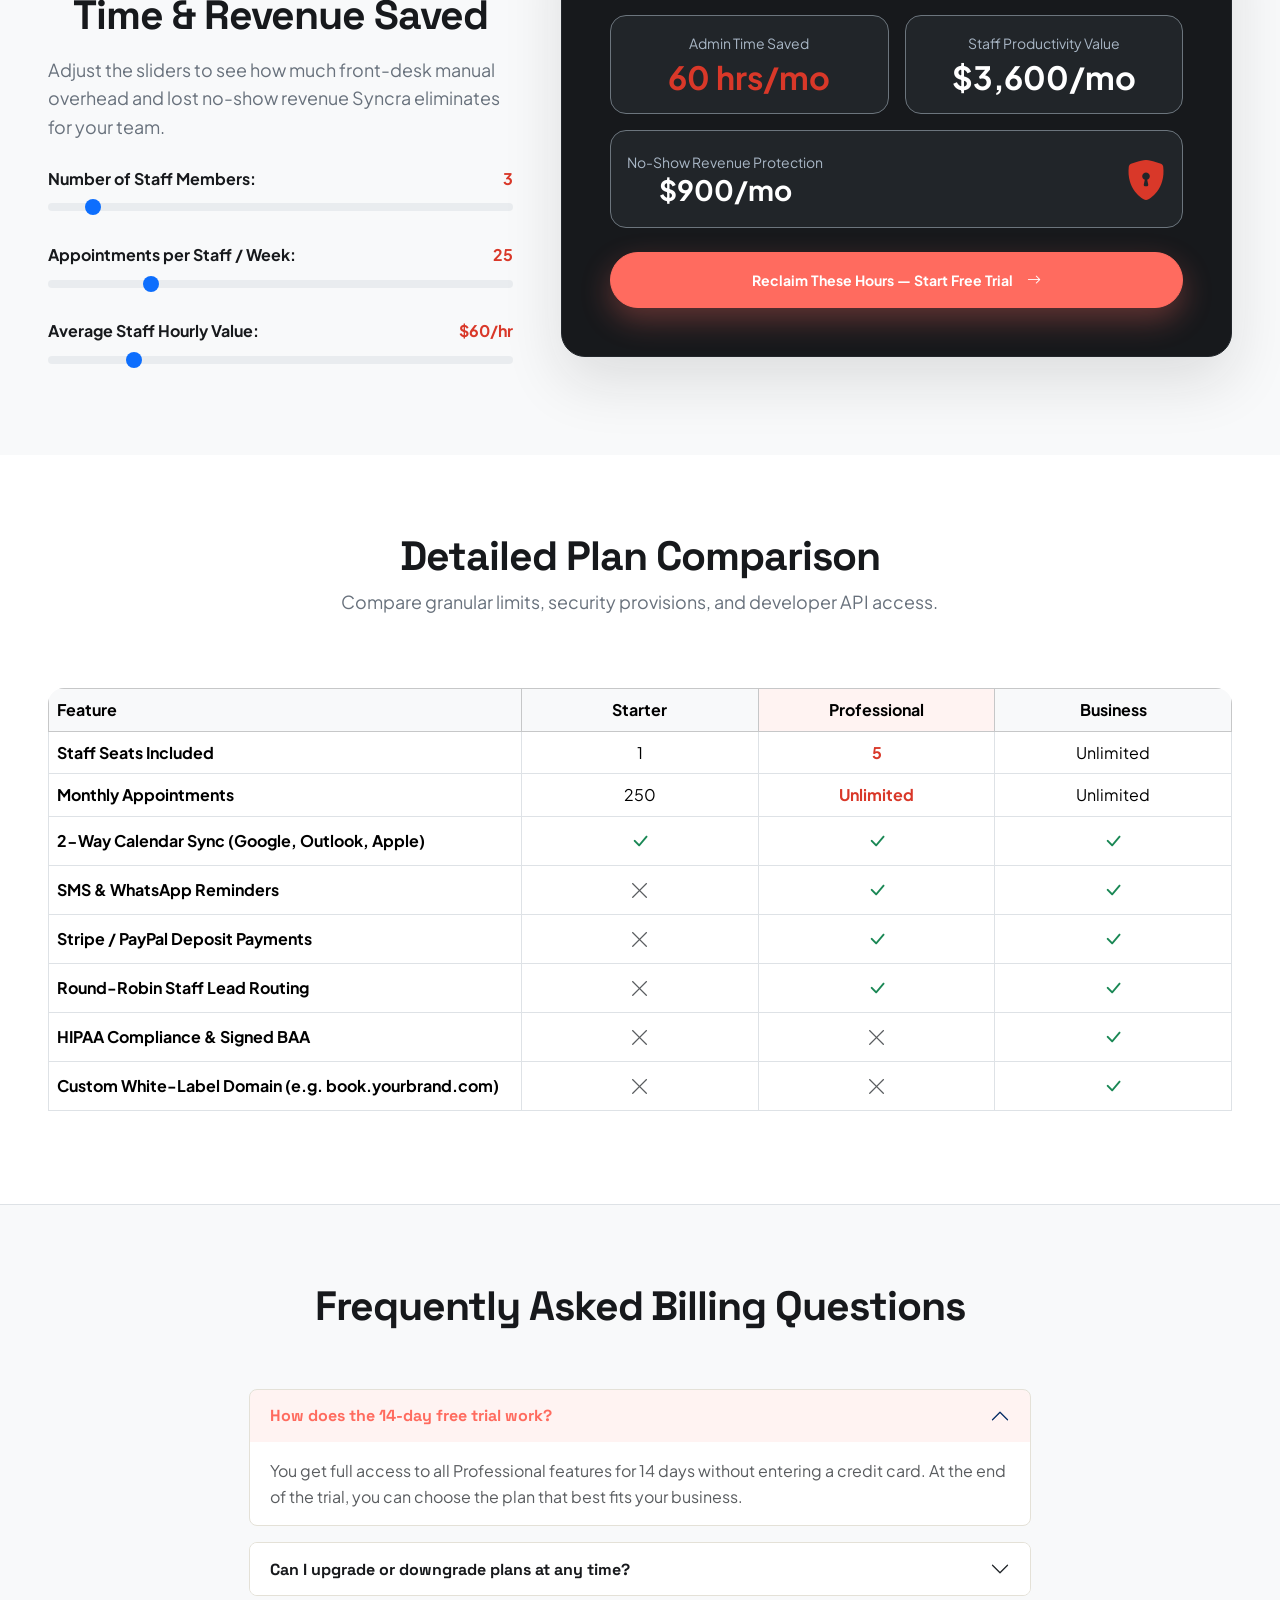
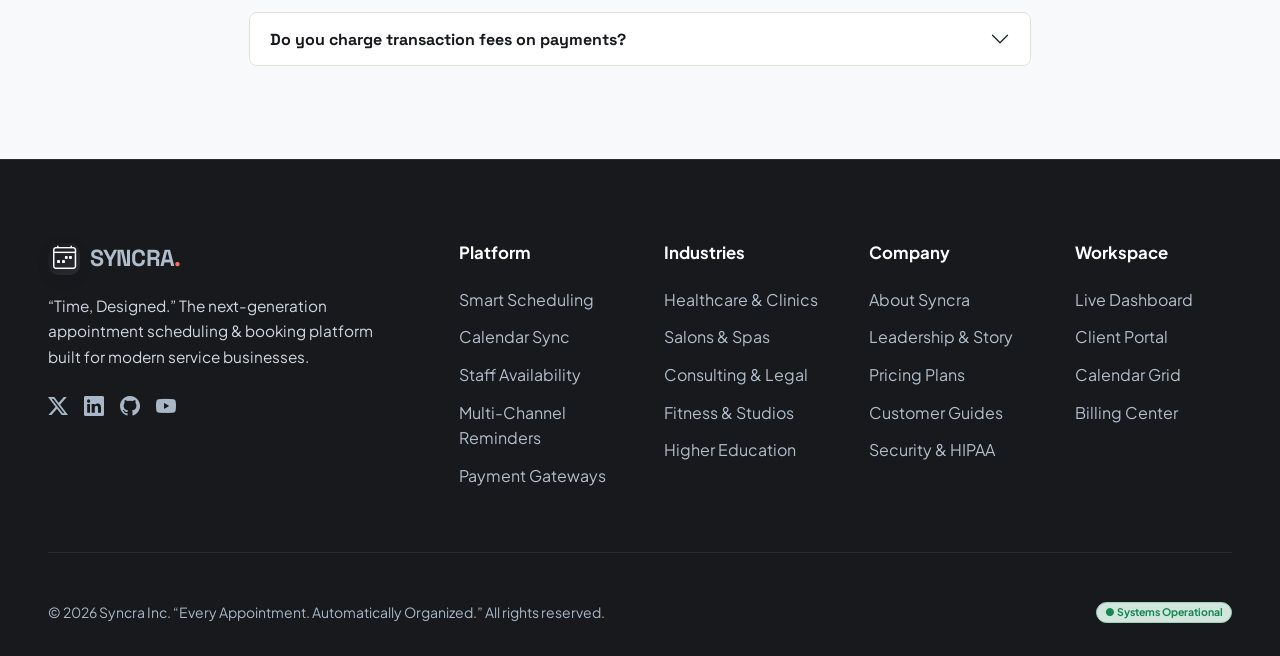
<file: pricing.html>
<!DOCTYPE html>
<html lang="en">
<head>
  <meta charset="UTF-8">
  <meta name="viewport" content="width=device-width, initial-scale=1.0">
  <title>Pricing Plans & ROI Calculator — Simple, Transparent SaaS | SYNCRA</title>
  <meta name="description" content="Transparent pricing with Starter, Professional, and Business tiers. Calculate your exact hours saved and revenue boosted with our interactive ROI calculator.">
  
  <!-- Favicon / Fonts -->
  <link rel="icon" type="image/svg+xml" href="image/favicon.svg">
  <link rel="preconnect" href="https://fonts.googleapis.com">
  <link rel="preconnect" href="https://fonts.gstatic.com" crossorigin>
  <link href="https://fonts.googleapis.com/css2?family=Plus+Jakarta+Sans:wght@300;400;500;600;700;800&family=Space+Grotesk:wght@500;600;700&display=swap" rel="stylesheet">
  
  <link href="https://cdn.jsdelivr.net/npm/bootstrap@5.3.3/dist/css/bootstrap.min.css" rel="stylesheet">
  <link rel="stylesheet" href="https://cdn.jsdelivr.net/npm/bootstrap-icons@1.11.3/font/bootstrap-icons.min.css">
  <link rel="stylesheet" href="https://unpkg.com/aos@2.3.1/dist/aos.css">
  <link rel="stylesheet" href="css/style.css">
</head>
<body>

  <!-- Site Header (<= 1024px: Logo + Hamburger Only) -->
  <header class="site-header">
    <div class="container header-container">
      <a href="index.html" class="brand-logo">
        <div class="logo-icon"><i class="bi bi-calendar4-week"></i></div>
        <span>SYNCRA<span class="dot">.</span></span>
      </a>

      <div class="desktop-nav-wrap">
        <nav>
          <ul class="desktop-nav-links">
            <li class="dropdown">
              <a href="#" class="dropdown-toggle" data-bs-toggle="dropdown" aria-expanded="false">
                Home Views
              </a>
              <ul class="dropdown-menu shadow border-0 rounded-3 p-2">
                <li><a class="dropdown-item py-2 fw-semibold" href="index.html"><i class="bi bi-layout-text-window-reverse me-2"></i> Home 1 — Classic SaaS</a></li>
                <li><a class="dropdown-item py-2 fw-semibold" href="home-2.html"><i class="bi bi-cpu-fill me-2"></i> Home 2 — AI Autonomous</a></li>
              </ul>
            </li>
            <li><a href="features.html">Features</a></li>
            <li><a href="industries.html">Industries</a></li>
            <li><a href="pricing.html" class="active">Pricing</a></li>
            <li><a href="about.html">About & Resources</a></li>
          </ul>
        </nav>
        <div class="desktop-actions">
          <!-- RTL Direction Switcher -->
          <button class="nav-tool-btn rtl-toggle-btn" title="Toggle RTL / LTR Direction" aria-label="Toggle RTL">
            <i class="bi bi-arrow-left-right"></i>
          </button>
          <!-- Theme Dark/Light Switcher -->
          <button class="nav-tool-btn theme-toggle-btn" title="Toggle Light / Dark Mode" aria-label="Toggle Theme">
            <i class="bi bi-moon-stars"></i>
          </button>

          <a href="login.html" class="btn-krono-ghost"><i class="bi bi-box-arrow-in-right"></i> Client Login</a>
          <a href="dashboard.html" class="btn-krono-primary">Open Workspace <i class="bi bi-arrow-right-short"></i></a>
        </div>
      </div>

      <button class="hamburger-toggle" id="openMobileNav" aria-label="Open Navigation Menu">
        <i class="bi bi-list fs-4"></i>
      </button>
    </div>
  </header>

  <!-- Mobile Drawer -->
  <div class="mobile-drawer-overlay" id="mobileNavOverlay"></div>
  <div class="mobile-drawer" id="mobileNavDrawer">
    <div class="mobile-drawer-header">
      <a href="index.html" class="brand-logo">
        <div class="logo-icon"><i class="bi bi-calendar4-week"></i></div>
        <span>SYNCRA<span class="dot">.</span></span>
      </a>
      <div class="d-flex align-items-center gap-2">
        <button class="nav-tool-btn rtl-toggle-btn" title="Toggle RTL" aria-label="Toggle RTL">
          <i class="bi bi-arrow-left-right"></i>
        </button>
        <button class="nav-tool-btn theme-toggle-btn" title="Toggle Theme" aria-label="Toggle Theme">
          <i class="bi bi-moon-stars"></i>
        </button>
        <button class="mobile-drawer-close" id="closeMobileNav"><i class="bi bi-x-lg"></i></button>
      </div>
    </div>

    <ul class="mobile-nav-list">
      <li class="mobile-nav-section-title">HOME VIEWS</li>
      <li><a href="index.html" class="mobile-nav-link"><span><i class="bi bi-layout-text-window-reverse me-2 text-coral"></i> Home 1 (Classic SaaS)</span><i class="bi bi-chevron-right text-muted"></i></a></li>
      <li><a href="home-2.html" class="mobile-nav-link"><span><i class="bi bi-cpu-fill me-2 text-coral"></i> Home 2 (AI Autonomous)</span><span class="badge bg-danger rounded-pill">New</span></a></li>
      <li class="mobile-nav-section-title">NAVIGATION</li>
      <li><a href="features.html" class="mobile-nav-link"><span><i class="bi bi-stars me-2"></i> Features</span><i class="bi bi-chevron-right text-muted"></i></a></li>
      <li><a href="industries.html" class="mobile-nav-link"><span><i class="bi bi-building me-2"></i> Industries</span><i class="bi bi-chevron-right text-muted"></i></a></li>
      <li><a href="pricing.html" class="mobile-nav-link active"><span><i class="bi bi-tag me-2"></i> Pricing</span><i class="bi bi-chevron-right text-muted"></i></a></li>
      <li><a href="about.html" class="mobile-nav-link"><span><i class="bi bi-info-circle me-2"></i> About & Resources</span><i class="bi bi-chevron-right text-muted"></i></a></li>
    </ul>

    <div class="mobile-drawer-actions">
      <a href="dashboard.html" class="btn-krono-primary w-100 text-center">Open Workspace <i class="bi bi-arrow-right-short"></i></a>
      <a href="login.html" class="btn-krono-dark w-100 text-center"><i class="bi bi-box-arrow-in-right"></i> Client Login</a>
      <div class="text-center mt-2">
        <small class="text-muted"><i class="bi bi-shield-check text-success"></i> 14-Day Free Trial • No Credit Card</small>
      </div>
    </div>
  </div>

  <!-- Hero Header -->
  <section class="subpage-hero hero-pricing text-center">
    <div class="container" data-aos="fade-up">
      <div class="badge-tag coral mb-3">Predictable & Transparent</div>
      <h1 class="display-hero mb-3">Simple Pricing for Growing Practices</h1>
      <p class="lead-lg mx-auto mb-4" style="max-width: 680px;">
        Pick the plan that matches your booking volume and team size. Every plan includes our core scheduling engine and real-time calendar synchronization.
      </p>

      <!-- Monthly / Annual Toggle -->
      <div class="pricing-switch-wrap">
        <button class="pricing-switch-btn active" id="pricingMonthlyBtn">Monthly Billing</button>
        <button class="pricing-switch-btn" id="pricingAnnualBtn">
          Annual Billing <span class="badge bg-danger ms-1" style="font-size: 0.7rem;">Save 20%</span>
        </button>
      </div>
    </div>
  </section>

  <!-- Pricing Cards 3-Column Grid -->
  <section class="section-py bg-white border-bottom">
    <div class="container">
      <div class="row g-4 align-items-stretch justify-content-center">

        <!-- Plan 1: Starter -->
        <div class="col-lg-4 col-md-6" data-aos="fade-up" data-aos-delay="100">
          <div class="pricing-card">
            <h4 class="fw-bold mb-1">Starter</h4>
            <p class="small text-muted mb-0">For solo practitioners and independent consultants starting out.</p>

            <div class="pricing-price">
              <span id="starterPrice">$19</span>
              <span class="pricing-period pricing-period-text">/month, billed monthly</span>
            </div>

            <a href="dashboard.html" class="btn-krono-outline w-100 mb-4">Start 14-Day Free Trial</a>

            <div class="fw-bold small text-dark mb-2">What's included:</div>
            <ul class="pricing-feature-list">
              <li class="pricing-feature-item"><i class="bi bi-check2-circle"></i> 1 Staff Member / Practitioner</li>
              <li class="pricing-feature-item"><i class="bi bi-check2-circle"></i> Up to 250 Appointments / mo</li>
              <li class="pricing-feature-item"><i class="bi bi-check2-circle"></i> 2-Way Google & Apple Sync</li>
              <li class="pricing-feature-item"><i class="bi bi-check2-circle"></i> Automated Email Reminders</li>
              <li class="pricing-feature-item"><i class="bi bi-check2-circle"></i> Custom Booking Page URL</li>
              <li class="pricing-feature-item text-muted"><i class="bi bi-x text-muted"></i> SMS / WhatsApp Reminders</li>
              <li class="pricing-feature-item text-muted"><i class="bi bi-x text-muted"></i> Stripe Deposit Capture</li>
            </ul>
          </div>
        </div>

        <!-- Plan 2: Professional (Featured) -->
        <div class="col-lg-4 col-md-6" data-aos="fade-up" data-aos-delay="200">
          <div class="pricing-card featured">
            <span class="pricing-popular-tag">Most Popular</span>
            <h4 class="fw-bold mb-1 text-white">Professional</h4>
            <p class="small text-muted mb-0">For busy clinics, boutique salons, and growing advisory teams.</p>

            <div class="pricing-price text-white">
              <span id="proPrice">$49</span>
              <span class="pricing-period pricing-period-text text-light">/month, billed monthly</span>
            </div>

            <a href="dashboard.html" class="btn-krono-primary w-100 mb-4">Launch Workspace Now</a>

            <div class="fw-bold small text-white mb-2">Everything in Starter, plus:</div>
            <ul class="pricing-feature-list">
              <li class="pricing-feature-item"><i class="bi bi-check2-circle"></i> Up to 5 Staff Members</li>
              <li class="pricing-feature-item"><i class="bi bi-check2-circle"></i> Unlimited Appointments</li>
              <li class="pricing-feature-item"><i class="bi bi-check2-circle"></i> Multi-Channel SMS & Email Reminders</li>
              <li class="pricing-feature-item"><i class="bi bi-check2-circle"></i> Round-Robin Staff Assignment</li>
              <li class="pricing-feature-item"><i class="bi bi-check2-circle"></i> Stripe & PayPal Upfront Deposits</li>
              <li class="pricing-feature-item"><i class="bi bi-check2-circle"></i> Recurring & Group Bookings</li>
              <li class="pricing-feature-item"><i class="bi bi-check2-circle"></i> Zoom & MS Teams Dynamic Links</li>
            </ul>
          </div>
        </div>

        <!-- Plan 3: Business -->
        <div class="col-lg-4 col-md-6" data-aos="fade-up" data-aos-delay="300">
          <div class="pricing-card">
            <h4 class="fw-bold mb-1">Business</h4>
            <p class="small text-muted mb-0">For multi-location practices, studios, and high-volume operations.</p>

            <div class="pricing-price">
              <span id="busPrice">$99</span>
              <span class="pricing-period pricing-period-text">/month, billed monthly</span>
            </div>

            <a href="dashboard.html" class="btn-krono-dark w-100 mb-4">Get Started</a>

            <div class="fw-bold small text-dark mb-2">Everything in Pro, plus:</div>
            <ul class="pricing-feature-list">
              <li class="pricing-feature-item"><i class="bi bi-check2-circle"></i> Unlimited Staff & Locations</li>
              <li class="pricing-feature-item"><i class="bi bi-check2-circle"></i> HIPAA Compliance & BAA</li>
              <li class="pricing-feature-item"><i class="bi bi-check2-circle"></i> Full White-Label & Custom Domain</li>
              <li class="pricing-feature-item"><i class="bi bi-check2-circle"></i> Advanced Analytics & Export API</li>
              <li class="pricing-feature-item"><i class="bi bi-check2-circle"></i> Dedicated Account Concierge</li>
              <li class="pricing-feature-item"><i class="bi bi-check2-circle"></i> 99.99% Guaranteed SLA Uptime</li>
            </ul>
          </div>
        </div>

      </div>
    </div>
  </section>

  <!-- Interactive ROI / Time-Saved Calculator -->
  <section class="section-py bg-light">
    <div class="container">
      <div class="row align-items-center g-5">
        <div class="col-lg-5" data-aos="fade-right">
          <div class="badge-tag coral mb-3">Live ROI Simulator</div>
          <h2 class="display-title mb-3">Calculate Your Monthly Time & Revenue Saved</h2>
          <p class="lead-lg mb-4">
            Adjust the sliders to see how much front-desk manual overhead and lost no-show revenue Syncra eliminates for your team.
          </p>

          <div class="d-flex flex-column gap-3">
            <div>
              <div class="d-flex justify-content-between fw-bold mb-1">
                <span>Number of Staff Members:</span>
                <span class="text-coral" id="roiStaffVal">3</span>
              </div>
              <input type="range" class="form-range" id="roiStaffCount" min="1" max="25" value="3">
            </div>

            <div>
              <div class="d-flex justify-content-between fw-bold mb-1">
                <span>Appointments per Staff / Week:</span>
                <span class="text-coral" id="roiApptVal">25</span>
              </div>
              <input type="range" class="form-range" id="roiApptsPerWeek" min="5" max="100" value="25">
            </div>

            <div>
              <div class="d-flex justify-content-between fw-bold mb-1">
                <span>Average Staff Hourly Value:</span>
                <span class="text-coral" id="roiRateVal">$60/hr</span>
              </div>
              <input type="range" class="form-range" id="roiHourlyRate" min="20" max="250" step="10" value="60">
            </div>
          </div>
        </div>

        <div class="col-lg-7" data-aos="fade-left">
          <div class="card-krono-dark p-4 p-lg-5">
            <h4 class="text-white fw-bold mb-4">Your Estimated Monthly Value:</h4>

            <div class="row g-3 mb-4">
              <div class="col-sm-6">
                <div class="p-3 rounded-4 bg-dark border border-secondary">
                  <div class="text-white-50 small mb-1" style="color: #A9B7C6 !important;">Admin Time Saved</div>
                  <div class="h2 fw-bold text-coral mb-0" id="roiHoursSaved">60 hrs/mo</div>
                </div>
              </div>

              <div class="col-sm-6">
                <div class="p-3 rounded-4 bg-dark border border-secondary">
                  <div class="text-white-50 small mb-1" style="color: #A9B7C6 !important;">Staff Productivity Value</div>
                  <div class="h2 fw-bold text-mint mb-0" id="roiMoneySaved">$3,600/mo</div>
                </div>
              </div>

              <div class="col-12">
                <div class="p-3 rounded-4 bg-dark border border-secondary d-flex align-items-center justify-content-between">
                  <div>
                    <div class="text-white-50 small" style="color: #A9B7C6 !important;">No-Show Revenue Protection</div>
                    <div class="h3 fw-bold text-white mb-0" id="roiNoShowVal">$900/mo</div>
                  </div>
                  <i class="bi bi-shield-lock-fill text-coral fs-1"></i>
                </div>
              </div>
            </div>

            <a href="dashboard.html" class="btn-krono-primary w-100 py-3 text-center px-3" style="font-weight: 700; white-space: normal;">
              Reclaim These Hours — Start Free Trial <i class="bi bi-arrow-right ms-1"></i>
            </a>
          </div>
        </div>
      </div>
    </div>
  </section>

  <!-- Comprehensive Feature Comparison Table -->
  <section class="section-py bg-white">
    <div class="container">
      <div class="row text-center justify-content-center section-title-wrap">
        <div class="col-lg-8" data-aos="fade-up">
          <h2 class="display-title">Detailed Plan Comparison</h2>
          <p class="lead-lg">Compare granular limits, security provisions, and developer API access.</p>
        </div>
      </div>

      <div class="table-responsive" data-aos="fade-up">
        <table class="table table-bordered table-hover align-middle">
          <thead class="table-light">
            <tr>
              <th style="width: 40%;">Feature</th>
              <th class="text-center" style="width: 20%;">Starter</th>
              <th class="text-center" style="width: 20%; background: rgba(255, 107, 95, 0.08);">Professional</th>
              <th class="text-center" style="width: 20%;">Business</th>
            </tr>
          </thead>
          <tbody>
            <tr>
              <td class="fw-bold">Staff Seats Included</td>
              <td class="text-center">1</td>
              <td class="text-center fw-bold text-coral">5</td>
              <td class="text-center">Unlimited</td>
            </tr>
            <tr>
              <td class="fw-bold">Monthly Appointments</td>
              <td class="text-center">250</td>
              <td class="text-center fw-bold text-coral">Unlimited</td>
              <td class="text-center">Unlimited</td>
            </tr>
            <tr>
              <td class="fw-bold">2-Way Calendar Sync (Google, Outlook, Apple)</td>
              <td class="text-center"><i class="bi bi-check-lg text-success fs-5"></i></td>
              <td class="text-center"><i class="bi bi-check-lg text-success fs-5"></i></td>
              <td class="text-center"><i class="bi bi-check-lg text-success fs-5"></i></td>
            </tr>
            <tr>
              <td class="fw-bold">SMS & WhatsApp Reminders</td>
              <td class="text-center"><i class="bi bi-x-lg text-muted fs-5"></i></td>
              <td class="text-center"><i class="bi bi-check-lg text-success fs-5"></i></td>
              <td class="text-center"><i class="bi bi-check-lg text-success fs-5"></i></td>
            </tr>
            <tr>
              <td class="fw-bold">Stripe / PayPal Deposit Payments</td>
              <td class="text-center"><i class="bi bi-x-lg text-muted fs-5"></i></td>
              <td class="text-center"><i class="bi bi-check-lg text-success fs-5"></i></td>
              <td class="text-center"><i class="bi bi-check-lg text-success fs-5"></i></td>
            </tr>
            <tr>
              <td class="fw-bold">Round-Robin Staff Lead Routing</td>
              <td class="text-center"><i class="bi bi-x-lg text-muted fs-5"></i></td>
              <td class="text-center"><i class="bi bi-check-lg text-success fs-5"></i></td>
              <td class="text-center"><i class="bi bi-check-lg text-success fs-5"></i></td>
            </tr>
            <tr>
              <td class="fw-bold">HIPAA Compliance & Signed BAA</td>
              <td class="text-center"><i class="bi bi-x-lg text-muted fs-5"></i></td>
              <td class="text-center"><i class="bi bi-x-lg text-muted fs-5"></i></td>
              <td class="text-center"><i class="bi bi-check-lg text-success fs-5"></i></td>
            </tr>
            <tr>
              <td class="fw-bold">Custom White-Label Domain (e.g. book.yourbrand.com)</td>
              <td class="text-center"><i class="bi bi-x-lg text-muted fs-5"></i></td>
              <td class="text-center"><i class="bi bi-x-lg text-muted fs-5"></i></td>
              <td class="text-center"><i class="bi bi-check-lg text-success fs-5"></i></td>
            </tr>
          </tbody>
        </table>
      </div>
    </div>
  </section>

  <!-- Billing FAQ Accordion -->
  <section class="section-py bg-light border-top">
    <div class="container">
      <div class="row text-center justify-content-center section-title-wrap">
        <div class="col-lg-8" data-aos="fade-up">
          <h2 class="display-title">Frequently Asked Billing Questions</h2>
        </div>
      </div>

      <div class="row justify-content-center">
        <div class="col-lg-8">
          <div class="accordion" id="billingFaqAccordion">
            <div class="accordion-item mb-3 border rounded-3 overflow-hidden">
              <h2 class="accordion-header">
                <button class="accordion-button fw-bold" type="button" data-bs-toggle="collapse" data-bs-target="#faq1">
                  How does the 14-day free trial work?
                </button>
              </h2>
              <div id="faq1" class="accordion-collapse collapse show" data-bs-parent="#billingFaqAccordion">
                <div class="accordion-body text-muted">
                  You get full access to all Professional features for 14 days without entering a credit card. At the end of the trial, you can choose the plan that best fits your business.
                </div>
              </div>
            </div>

            <div class="accordion-item mb-3 border rounded-3 overflow-hidden">
              <h2 class="accordion-header">
                <button class="accordion-button collapsed fw-bold" type="button" data-bs-toggle="collapse" data-bs-target="#faq2">
                  Can I upgrade or downgrade plans at any time?
                </button>
              </h2>
              <div id="faq2" class="accordion-collapse collapse" data-bs-parent="#billingFaqAccordion">
                <div class="accordion-body text-muted">
                  Yes, changes take effect immediately in your Billing Center. Unused portions of pre-paid subscriptions are automatically credited on a prorated basis.
                </div>
              </div>
            </div>

            <div class="accordion-item mb-3 border rounded-3 overflow-hidden">
              <h2 class="accordion-header">
                <button class="accordion-button collapsed fw-bold" type="button" data-bs-toggle="collapse" data-bs-target="#faq3">
                  Do you charge transaction fees on payments?
                </button>
              </h2>
              <div id="faq3" class="accordion-collapse collapse" data-bs-parent="#billingFaqAccordion">
                <div class="accordion-body text-muted">
                  No! Syncra never charges an extra transaction percentage. You only pay standard Stripe or PayPal merchant processing fees directly to your connected payment provider.
                </div>
              </div>
            </div>
          </div>
        </div>
      </div>
    </div>
  </section>

  <!-- Footer -->
  <footer class="site-footer">
    <div class="container">
      <div class="row g-5">
        <div class="col-lg-4">
          <a href="index.html" class="brand-logo mb-3 d-inline-flex text-white">
            <div class="logo-icon bg-coral text-white">
              <i class="bi bi-calendar4-week"></i>
            </div>
            <span>SYNCRA<span class="dot">.</span></span>
          </a>
          <p class="text-white-50 pe-lg-4" style="color: #D1D8E0 !important;">
            “Time, Designed.” The next-generation appointment scheduling & booking platform built for modern service businesses.
          </p>
          <div class="d-flex gap-3 text-white-50 mt-3">
            <a href="#" class="text-white-50" style="color: #A9B7C6 !important;" aria-label="Twitter"><i class="bi bi-twitter-x fs-5"></i></a>
            <a href="#" class="text-white-50" style="color: #A9B7C6 !important;" aria-label="LinkedIn"><i class="bi bi-linkedin fs-5"></i></a>
            <a href="#" class="text-white-50" style="color: #A9B7C6 !important;" aria-label="GitHub"><i class="bi bi-github fs-5"></i></a>
            <a href="#" class="text-white-50" style="color: #A9B7C6 !important;" aria-label="YouTube"><i class="bi bi-youtube fs-5"></i></a>
          </div>
        </div>

        <div class="col-6 col-lg-2">
          <div class="footer-title">Platform</div>
          <ul class="footer-links">
            <li><a href="features.html">Smart Scheduling</a></li>
            <li><a href="features.html">Calendar Sync</a></li>
            <li><a href="features.html">Staff Availability</a></li>
            <li><a href="features.html">Multi-Channel Reminders</a></li>
            <li><a href="features.html">Payment Gateways</a></li>
          </ul>
        </div>

        <div class="col-6 col-lg-2">
          <div class="footer-title">Industries</div>
          <ul class="footer-links">
            <li><a href="industries.html">Healthcare & Clinics</a></li>
            <li><a href="industries.html">Salons & Spas</a></li>
            <li><a href="industries.html">Consulting & Legal</a></li>
            <li><a href="industries.html">Fitness & Studios</a></li>
            <li><a href="industries.html">Higher Education</a></li>
          </ul>
        </div>

        <div class="col-6 col-lg-2">
          <div class="footer-title">Company</div>
          <ul class="footer-links">
            <li><a href="about.html">About Syncra</a></li>
            <li><a href="about.html">Leadership & Story</a></li>
            <li><a href="pricing.html">Pricing Plans</a></li>
            <li><a href="about.html">Customer Guides</a></li>
            <li><a href="about.html">Security & HIPAA</a></li>
          </ul>
        </div>

        <div class="col-6 col-lg-2">
          <div class="footer-title">Workspace</div>
          <ul class="footer-links">
            <li><a href="dashboard.html">Live Dashboard</a></li>
            <li><a href="dashboard.html">Client Portal</a></li>
            <li><a href="dashboard.html">Calendar Grid</a></li>
            <li><a href="dashboard.html">Billing Center</a></li>
          </ul>
        </div>
      </div>

      <div class="footer-bottom">
        <div>© 2026 Syncra Inc. “Every Appointment. Automatically Organized.” All rights reserved.</div>
        <div class="d-flex align-items-center gap-3 mt-2 mt-md-0">
          <span class="badge bg-success-subtle text-success border border-success-subtle rounded-pill px-2 py-1 small">● Systems Operational</span>
        </div>
      </div>
    </div>
  </footer>

  <script src="https://cdn.jsdelivr.net/npm/bootstrap@5.3.3/dist/js/bootstrap.bundle.min.js"></script>
  <script src="https://unpkg.com/aos@2.3.1/dist/aos.js"></script>
  <script src="js/main.js"></script>
  <script>AOS.init({ duration: 800, once: true });</script>
</body>
</html>
</file>
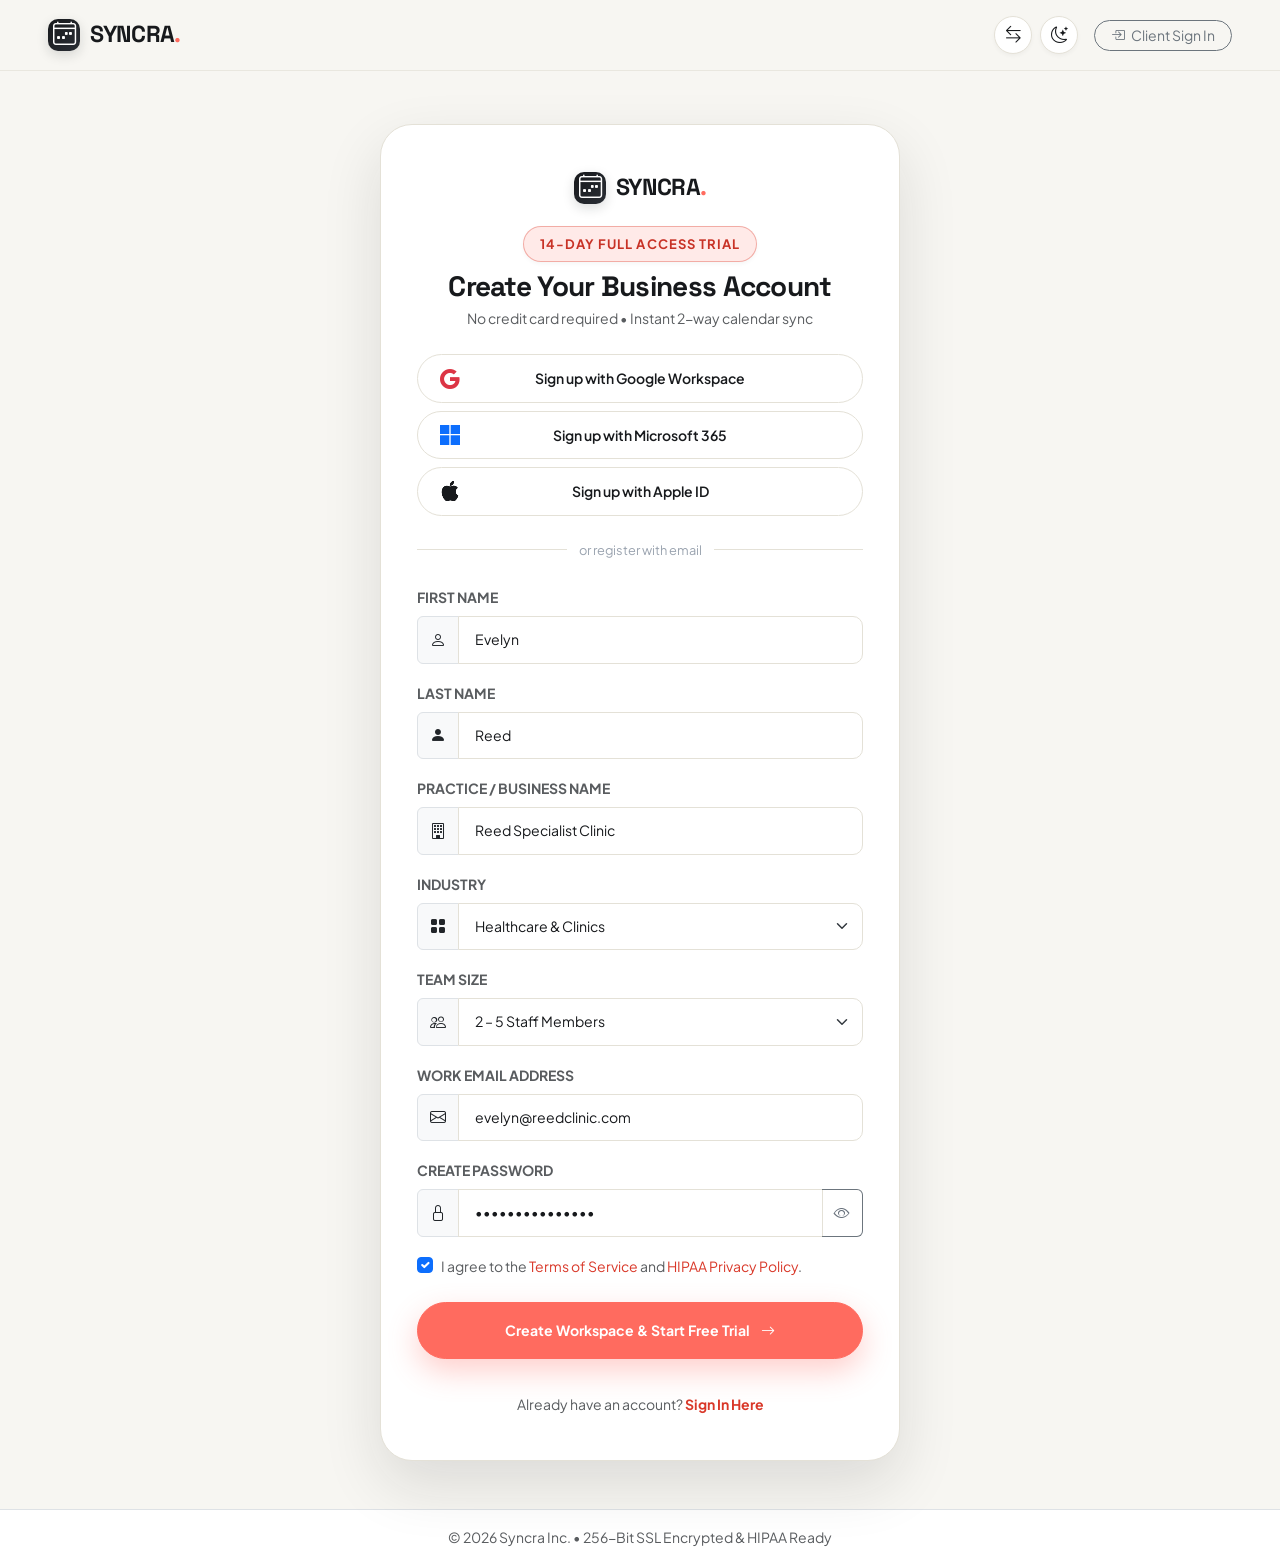
<file: register.html>
<!DOCTYPE html>
<html lang="en">
<head>
  <meta charset="UTF-8">
  <meta name="viewport" content="width=device-width, initial-scale=1.0">
  <title>Start 14-Day Free Trial — Register Account | SYNCRA</title>
  <meta name="description" content="Create your Syncra account. Start scheduling appointments automatically with 2-way calendar sync, staff management, and multi-channel reminders.">
  
  <!-- Favicon / Fonts -->
  <link rel="icon" type="image/svg+xml" href="image/favicon.svg">
  <link rel="preconnect" href="https://fonts.googleapis.com">
  <link rel="preconnect" href="https://fonts.gstatic.com" crossorigin>
  <link href="https://fonts.googleapis.com/css2?family=Plus+Jakarta+Sans:wght@300;400;500;600;700;800&family=Space+Grotesk:wght@500;600;700&display=swap" rel="stylesheet">
  
  <link href="https://cdn.jsdelivr.net/npm/bootstrap@5.3.3/dist/css/bootstrap.min.css" rel="stylesheet">
  <link rel="stylesheet" href="https://cdn.jsdelivr.net/npm/bootstrap-icons@1.11.3/font/bootstrap-icons.min.css">
  <link rel="stylesheet" href="css/style.css">

  <style>
    body {
      background-color: var(--color-ivory);
      min-height: 100vh;
      display: flex;
      flex-direction: column;
    }
    .register-container {
      flex: 1;
      display: flex;
      align-items: center;
      justify-content: center;
      padding: 3rem 1.5rem;
    }
    .register-card {
      background: #FFFFFF;
      border: 1px solid var(--color-border);
      border-radius: var(--radius-xl);
      box-shadow: var(--shadow-xl);
      max-width: 520px;
      width: 100%;
      padding: 2.75rem 2.25rem;
      position: relative;
    }
    .auth-divider {
      display: flex;
      align-items: center;
      text-align: center;
      margin: 1.5rem 0;
      color: var(--color-slate-light);
      font-size: 0.8rem;
    }
    .auth-divider::before, .auth-divider::after {
      content: '';
      flex: 1;
      border-bottom: 1px solid var(--color-border);
    }
    .auth-divider span {
      padding: 0 0.75rem;
    }
    .btn-social-auth {
      position: relative;
      display: flex;
      align-items: center;
      justify-content: center;
      width: 100%;
      padding: 0.75rem 1.25rem;
      border: 1px solid var(--color-border);
      border-radius: var(--radius-pill);
      background: #FFFFFF;
      font-size: 0.875rem;
      font-weight: 600;
      color: var(--color-ink);
      transition: all var(--transition-fast);
      text-decoration: none;
    }
    .btn-social-auth i {
      position: absolute;
      left: 1.25rem;
      width: 24px;
      display: inline-flex;
      align-items: center;
      justify-content: center;
      font-size: 1.15rem;
    }
    .btn-social-auth:hover {
      background: var(--color-ivory);
      border-color: var(--color-ink);
      color: var(--color-ink);
    }
    [data-theme="dark"] .btn-social-auth {
      background: #181B20;
      color: #FFFFFF;
      border-color: #2C313A;
    }
    [data-theme="dark"] .btn-social-auth:hover {
      background: #242932;
      border-color: var(--color-coral);
      color: #FFFFFF;
    }
  </style>
</head>
<body>

  <!-- Clean Minimal Header without Complex Navbar -->
  <header class="site-header py-3">
    <div class="container d-flex align-items-center justify-content-between">
      <a href="index.html" class="brand-logo">
        <div class="logo-icon bg-coral text-white"><i class="bi bi-calendar4-week"></i></div>
        <span>SYNCRA<span class="dot">.</span></span>
      </a>

      <div class="d-flex align-items-center gap-2">
        <button class="nav-tool-btn rtl-toggle-btn" title="Toggle RTL / LTR Direction" aria-label="Toggle RTL">
          <i class="bi bi-arrow-left-right"></i>
        </button>
        <button class="nav-tool-btn theme-toggle-btn" title="Toggle Light / Dark Mode" aria-label="Toggle Theme">
          <i class="bi bi-moon-stars"></i>
        </button>
        <a href="login.html" class="btn btn-sm btn-outline-secondary rounded-pill px-3 ms-2 text-decoration-none">
          <i class="bi bi-box-arrow-in-right me-1"></i> Client Sign In
        </a>
      </div>
    </div>
  </header>

  <!-- Registration Main -->
  <main class="register-container">
    <div class="register-card">
      <div class="text-center mb-4">
        <!-- Brand Logo Inside Card clickable to home -->
        <div>
          <a href="index.html" class="brand-logo" title="Back to SYNCRA Home">
            <div class="logo-icon bg-coral text-white"><i class="bi bi-calendar4-week"></i></div>
            <span>SYNCRA<span class="dot">.</span></span>
          </a>
        </div>
        <div class="d-flex justify-content-center">
          <div class="badge-tag coral mb-2">14-Day Full Access Trial</div>
        </div>
        <h3 class="fw-bold mb-1">Create Your Business Account</h3>
        <p class="small text-muted mb-0">No credit card required • Instant 2-way calendar sync</p>
      </div>

      <!-- Quick Social SSO Registration Buttons -->
      <div class="d-flex flex-column gap-2 mb-3">
        <a href="dashboard.html" class="btn-social-auth">
          <i class="bi bi-google text-danger fs-5"></i> Sign up with Google Workspace
        </a>
        <a href="dashboard.html" class="btn-social-auth">
          <i class="bi bi-microsoft text-primary fs-5"></i> Sign up with Microsoft 365
        </a>
        <a href="dashboard.html" class="btn-social-auth">
          <i class="bi bi-apple fs-5"></i> Sign up with Apple ID
        </a>
      </div>

      <div class="auth-divider">
        <span>or register with email</span>
      </div>

      <!-- Form: Input boxes stacked one by one -->
      <form id="registrationForm" onsubmit="handleRegisterSubmit(event)">
        <!-- 1. First Name -->
        <div class="mb-3">
          <label class="form-label small fw-bold text-muted">FIRST NAME</label>
          <div class="input-group">
            <span class="input-group-text bg-light"><i class="bi bi-person"></i></span>
            <input type="text" class="form-control" placeholder="e.g. Evelyn" required value="Evelyn">
          </div>
        </div>

        <!-- 2. Last Name -->
        <div class="mb-3">
          <label class="form-label small fw-bold text-muted">LAST NAME</label>
          <div class="input-group">
            <span class="input-group-text bg-light"><i class="bi bi-person-fill"></i></span>
            <input type="text" class="form-control" placeholder="e.g. Reed" required value="Reed">
          </div>
        </div>

        <!-- 3. Practice / Business Name -->
        <div class="mb-3">
          <label class="form-label small fw-bold text-muted">PRACTICE / BUSINESS NAME</label>
          <div class="input-group">
            <span class="input-group-text bg-light"><i class="bi bi-building"></i></span>
            <input type="text" class="form-control" placeholder="e.g. Reed Specialist Clinic & Spa" required value="Reed Specialist Clinic">
          </div>
        </div>

        <!-- 4. Industry -->
        <div class="mb-3">
          <label class="form-label small fw-bold text-muted">INDUSTRY</label>
          <div class="input-group">
            <span class="input-group-text bg-light"><i class="bi bi-grid-fill"></i></span>
            <select class="form-select" required>
              <option selected>Healthcare & Clinics</option>
              <option>Hair Salon & Beauty Spa</option>
              <option>Consulting & Legal Advisory</option>
              <option>Fitness Studio & Personal Trainer</option>
              <option>Higher Education & Tutoring</option>
              <option>Professional Agency</option>
            </select>
          </div>
        </div>

        <!-- 5. Team Size -->
        <div class="mb-3">
          <label class="form-label small fw-bold text-muted">TEAM SIZE</label>
          <div class="input-group">
            <span class="input-group-text bg-light"><i class="bi bi-people"></i></span>
            <select class="form-select">
              <option>1 Solo Practitioner</option>
              <option selected>2 – 5 Staff Members</option>
              <option>6 – 20 Staff Members</option>
              <option>20+ Enterprise</option>
            </select>
          </div>
        </div>

        <!-- 6. Work Email Address -->
        <div class="mb-3">
          <label class="form-label small fw-bold text-muted">WORK EMAIL ADDRESS</label>
          <div class="input-group">
            <span class="input-group-text bg-light"><i class="bi bi-envelope"></i></span>
            <input type="email" class="form-control" placeholder="evelyn@reedclinic.com" required value="evelyn@reedclinic.com">
          </div>
        </div>

        <!-- 7. Create Password with Eye Icon -->
        <div class="mb-3">
          <label class="form-label small fw-bold text-muted">CREATE PASSWORD</label>
          <div class="input-group">
            <span class="input-group-text bg-light"><i class="bi bi-lock"></i></span>
            <input type="password" id="registerPassword" class="form-control" placeholder="Minimum 8 characters" required value="SecurePass2026!">
            <button class="btn btn-outline-secondary password-toggle-btn" type="button" onclick="togglePasswordVisibility('registerPassword', this)" title="Toggle password visibility">
              <i class="bi bi-eye"></i>
            </button>
          </div>
        </div>

        <!-- 8. Terms Checkbox -->
        <div class="form-check mb-4">
          <input class="form-check-input" type="checkbox" id="termsCheck" checked required>
          <label class="form-check-label small text-muted" for="termsCheck">
            I agree to the <a href="#" class="text-coral">Terms of Service</a> and <a href="#" class="text-coral">HIPAA Privacy Policy</a>.
          </label>
        </div>

        <!-- Submit Button -->
        <button type="submit" class="btn-krono-primary w-100 py-3 mb-3" id="btnRegisterSubmit">
          <span>Create Workspace & Start Free Trial</span> <i class="bi bi-arrow-right"></i>
        </button>
      </form>

      <div class="text-center mt-3">
        <small class="text-muted">
          Already have an account? <a href="login.html" class="fw-bold text-coral">Sign In Here</a>
        </small>
      </div>
    </div>
  </main>

  <footer class="py-3 text-center text-muted small border-top bg-white">
    © 2026 Syncra Inc. • 256-Bit SSL Encrypted & HIPAA Ready
  </footer>

  <script src="https://cdn.jsdelivr.net/npm/bootstrap@5.3.3/dist/js/bootstrap.bundle.min.js"></script>
  <script>
    function handleRegisterSubmit(e) {
      e.preventDefault();
      const btn = document.getElementById('btnRegisterSubmit');
      btn.disabled = true;
      btn.innerHTML = `<span class="spinner-border spinner-border-sm me-2"></span> Initializing Your Workspace...`;

      setTimeout(() => {
        window.location.href = 'dashboard.html';
      }, 900);
    }
  </script>
  <script src="js/main.js"></script>
</body>
</html>
</file>
<file: css/style.css>
/* ==========================================================================
   SYNCRA / KRONO - "Time, Designed." SaaS Design System & Styles
   Palette:
   --color-ink: #17191C
   --color-ivory: #F7F6F2
   --color-coral: #FF6B5F
   --color-slate: #68717C
   --color-mint: #B9DED1
   ========================================================================== */

@import url('https://fonts.googleapis.com/css2?family=Plus+Jakarta+Sans:ital,wght@0,300;0,400;0,500;0,600;0,700;0,800;1,400;600&family=Space+Grotesk:wght@500;600;700&display=swap');

:root {
  --font-sans: 'Plus Jakarta Sans', -apple-system, BlinkMacSystemFont, "Segoe UI", Roboto, sans-serif;
  --font-heading: 'Space Grotesk', var(--font-sans);

  --color-ink: #17191C;
  --color-ink-rgb: 23, 25, 28;
  --color-ink-pure: #0E1012;
  --color-ivory: #F7F6F2;
  --color-ivory-rgb: 247, 246, 242;
  --color-ivory-light: #FBFBF9;
  --color-ivory-dark: #EBE8DE;
  --color-coral: #FF6B5F;
  --color-coral-rgb: 255, 107, 95;
  --color-coral-hover: #E85549;
  --color-coral-soft: rgba(255, 107, 95, 0.12);
  --color-slate: #68717C;
  --color-slate-rgb: 104, 113, 124;
  --color-slate-light: #9AA3AF;
  --color-slate-dark: #22262B;
  --color-mint: #B9DED1;
  --color-mint-rgb: 185, 222, 209;
  --color-mint-dark: #1E6B52;
  --color-mint-soft: rgba(185, 222, 209, 0.25);
  --color-lavender: #DDD6FE;
  --color-lavender-dark: #5B21B6;
  --color-surface: #FFFFFF;
  --color-surface-trans: rgba(255, 255, 255, 0.85);
  --color-border: #E4E1D7;
  --color-border-subtle: #EFECE3;
  --color-border-dark: #2C3038;

  --shadow-sm: 0 2px 4px rgba(23, 25, 28, 0.04);
  --shadow-md: 0 8px 24px rgba(23, 25, 28, 0.06);
  --shadow-lg: 0 16px 40px rgba(23, 25, 28, 0.09);
  --shadow-xl: 0 24px 60px rgba(23, 25, 28, 0.12);
  --shadow-coral: 0 12px 30px rgba(255, 107, 95, 0.32);

  --radius-xs: 6px;
  --radius-sm: 10px;
  --radius-md: 16px;
  --radius-lg: 24px;
  --radius-xl: 32px;
  --radius-pill: 9999px;

  --transition-fast: 0.18s cubic-bezier(0.16, 1, 0.3, 1);
  --transition-normal: 0.28s cubic-bezier(0.16, 1, 0.3, 1);
  --transition-smooth: 0.45s cubic-bezier(0.16, 1, 0.3, 1);
}

/* High Contrast Selection for Crisp Readability in Light and Dark Themes */
::selection,
*::selection {
  background-color: #FF6B5F !important;
  color: #FFFFFF !important;
  -webkit-text-fill-color: #FFFFFF !important;
}
::-moz-selection,
*::-moz-selection {
  background-color: #FF6B5F !important;
  color: #FFFFFF !important;
  -webkit-text-fill-color: #FFFFFF !important;
}

/* ==========================================================================
   DARK THEME SYSTEM (All Cards & Backgrounds Deep Solid Black with Crisp Contrast)
   ========================================================================== */
[data-theme="dark"] {
  --color-ink: #FFFFFF;
  --color-ink-pure: #FFFFFF;
  --color-ivory: #0A0C0E;
  --color-ivory-light: #121417;
  --color-ivory-dark: #1A1D22;
  --color-surface: #14171A;
  --color-surface-trans: rgba(20, 23, 26, 0.92);
  --color-border: #2C313A;
  --color-border-subtle: #22262E;
  --color-slate: #9EABB8;
  --color-slate-light: #7B8794;
  --color-slate-dark: #0A0C0E;
  --shadow-md: 0 8px 24px rgba(0, 0, 0, 0.6);
  --shadow-xl: 0 24px 60px rgba(0, 0, 0, 0.8);
}

[data-theme="dark"] body {
  background-color: #0A0C0E !important;
  color: #FFFFFF !important;
}

[data-theme="dark"] h1,
[data-theme="dark"] h2,
[data-theme="dark"] h3,
[data-theme="dark"] h4,
[data-theme="dark"] h5,
[data-theme="dark"] h6,
[data-theme="dark"] .display-hero,
[data-theme="dark"] .display-title,
[data-theme="dark"] .h1,
[data-theme="dark"] .h2,
[data-theme="dark"] .h3,
[data-theme="dark"] .h4,
[data-theme="dark"] .h5,
[data-theme="dark"] .h6 {
  color: #FFFFFF !important;
}

[data-theme="dark"] p,
[data-theme="dark"] .lead-lg,
[data-theme="dark"] .lead {
  color: #9EABB8 !important;
}

[data-theme="dark"] .text-dark,
[data-theme="dark"] .fw-bold.text-dark,
[data-theme="dark"] [class*="text-dark"] {
  color: #FFFFFF !important;
}

[data-theme="dark"] .text-muted,
[data-theme="dark"] small.text-muted,
[data-theme="dark"] span.text-muted {
  color: #8E9BAE !important;
}

[data-theme="dark"] [style*="color: #17191C"],
[data-theme="dark"] [style*="color:#17191C"],
[data-theme="dark"] [style*="color: #0E1012"],
[data-theme="dark"] [style*="color: rgb(23, 25, 28)"],
[data-theme="dark"] [style*="color:rgb(23, 25, 28)"] {
  color: #FFFFFF !important;
}

[data-theme="dark"] .bg-white {
  background-color: #0E1012 !important;
}
[data-theme="dark"] .bg-light {
  background-color: #14171A !important;
}
[data-theme="dark"] .border-top,
[data-theme="dark"] .border-bottom,
[data-theme="dark"] .border {
  border-color: #242932 !important;
}

/* All Cards in Dark Mode */
[data-theme="dark"] .card-krono,
[data-theme="dark"] .stat-box,
[data-theme="dark"] .pipeline-step-card,
[data-theme="dark"] .resource-card,
[data-theme="dark"] .pricing-card,
[data-theme="dark"] .auth-card,
[data-theme="dark"] .register-card,
[data-theme="dark"] .custom-modal-dialog,
[data-theme="dark"] .dash-table-card,
[data-theme="dark"] .kpi-card,
[data-theme="dark"] .staff-card,
[data-theme="dark"] .interactive-conflict-box,
[data-theme="dark"] .hero-schedule-board,
[data-theme="dark"] .industry-preview-window {
  background-color: #14171A !important;
  border-color: #2C313A !important;
  color: #FFFFFF !important;
  box-shadow: 0 12px 35px rgba(0, 0, 0, 0.6) !important;
}

[data-theme="dark"] .home2-hero {
  background: radial-gradient(circle at 50% -20%, rgba(255, 107, 95, 0.15) 0%, rgba(10, 12, 14, 1) 70%) !important;
}

[data-theme="dark"] .preview-window-topbar {
  background-color: #1A1D22 !important;
  border-color: #2C313A !important;
  color: #FFFFFF !important;
}

/* Schedule Board Slots */
[data-theme="dark"] .slot-block.booked {
  background-color: #1E232A !important;
  border-color: #2C313A !important;
  color: #FFFFFF !important;
}
[data-theme="dark"] .slot-block.booked .slot-title,
[data-theme="dark"] .slot-block.booked .fw-bold {
  color: #FFFFFF !important;
}
[data-theme="dark"] .slot-block.booked .slot-desc {
  color: #9CA3AF !important;
}
[data-theme="dark"] .slot-avatar-initials {
  background-color: #2E384D !important;
  color: #FFFFFF !important;
  border: 1px solid rgba(255, 255, 255, 0.25) !important;
}
[data-theme="dark"] .slot-badge-confirmed {
  background-color: rgba(255, 255, 255, 0.12) !important;
  color: #E2E8F0 !important;
  border: 1px solid rgba(255, 255, 255, 0.2) !important;
}
[data-theme="dark"] .slot-available-sub {
  color: #9CA3AF !important;
}
[data-theme="dark"] .slot-block.meeting {
  background: rgba(99, 102, 241, 0.18) !important;
  border-color: rgba(99, 102, 241, 0.4) !important;
  color: #C7D2FE !important;
}
[data-theme="dark"] .slot-block.meeting div {
  color: #C7D2FE !important;
}
[data-theme="dark"] .slot-block.confirmed {
  background: rgba(30, 107, 82, 0.25) !important;
  border-color: rgba(42, 133, 103, 0.55) !important;
  color: #B9DED1 !important;
}
[data-theme="dark"] .slot-block.confirmed div {
  color: #B9DED1 !important;
}
[data-theme="dark"] .slot-block.available {
  background-color: #14171A !important;
}
[data-theme="dark"] .live-time-indicator {
  background-color: #1A1D22 !important;
  border-color: #2C313A !important;
  color: #FFFFFF !important;
}

/* Pipeline Cards */
[data-theme="dark"] .step-number-pill {
  background-color: #1A1D22 !important;
  border-color: #2C313A !important;
  color: #FFFFFF !important;
}
[data-theme="dark"] .step-icon-wrap {
  background-color: #1A1D22 !important;
  color: #FF6B5F !important;
}

/* Industry Selector & Service Cards */
[data-theme="dark"] .industry-tab-btn {
  background-color: #14171A !important;
  border-color: #2C313A !important;
  color: #C2CDD8 !important;
}
[data-theme="dark"] .industry-tab-btn:hover {
  color: #FFFFFF !important;
  border-color: #FF6B5F !important;
}
[data-theme="dark"] .industry-tab-btn.active {
  background-color: #FF6B5F !important;
  color: #FFFFFF !important;
  border-color: #FF6B5F !important;
}
[data-theme="dark"] .industry-preview-window .p-4 {
  background-color: #14171A !important;
}
[data-theme="dark"] .industry-service-row {
  background-color: #1A1D22 !important;
  border-color: #2C313A !important;
  color: #FFFFFF !important;
}
[data-theme="dark"] .industry-service-row div {
  color: #FFFFFF !important;
}

/* Pricing Cards & Switches */
[data-theme="dark"] .pricing-switch-wrap {
  background-color: #1A1D22 !important;
  border-color: #2C313A !important;
}
[data-theme="dark"] .pricing-switch-btn {
  color: #9EABB8 !important;
}
[data-theme="dark"] .pricing-switch-btn.active {
  background-color: #FF6B5F !important;
  color: #FFFFFF !important;
}
[data-theme="dark"] .pricing-price {
  color: #FFFFFF !important;
}
[data-theme="dark"] .pricing-period {
  color: #9EABB8 !important;
}
[data-theme="dark"] .stat-number {
  color: #FFFFFF !important;
}

/* Tables & Comparison Matrix */
[data-theme="dark"] .table {
  color: #E2E8F0 !important;
  border-color: #242932 !important;
}
[data-theme="dark"] .table th,
[data-theme="dark"] .table thead th,
[data-theme="dark"] .table-light th,
[data-theme="dark"] .table-custom th {
  background-color: #1A1D22 !important;
  color: #FFFFFF !important;
  border-color: #2C313A !important;
}
[data-theme="dark"] .table td,
[data-theme="dark"] .table-custom td {
  border-color: #242932 !important;
  color: #E2E8F0 !important;
  background-color: transparent !important;
}
[data-theme="dark"] .table-hover tbody tr:hover td,
[data-theme="dark"] .table-custom tr:hover td {
  background-color: #1F242C !important;
}

/* Accordions */
[data-theme="dark"] .accordion-item {
  background-color: #14171A !important;
  border-color: #2C313A !important;
}
[data-theme="dark"] .accordion-button {
  background-color: #14171A !important;
  color: #FFFFFF !important;
}
[data-theme="dark"] .accordion-button:not(.collapsed) {
  background-color: #1A1D22 !important;
  color: #FF6B5F !important;
}
[data-theme="dark"] .accordion-body {
  color: #9EABB8 !important;
}

/* Form Controls & Inputs */
[data-theme="dark"] .form-control,
[data-theme="dark"] .form-select,
[data-theme="dark"] .input-group-text {
  background-color: #1A1D22 !important;
  border-color: #2C313A !important;
  color: #FFFFFF !important;
}
[data-theme="dark"] .form-control:focus,
[data-theme="dark"] .form-select:focus {
  border-color: #FF6B5F !important;
  box-shadow: 0 0 0 3px rgba(255, 107, 95, 0.25) !important;
}

/* Integrations & Badges */
[data-theme="dark"] .integration-badge {
  background-color: #14171A !important;
  border-color: #2C313A !important;
  color: #FFFFFF !important;
}
[data-theme="dark"] .badge-tag {
  background-color: #1A1D22 !important;
  border-color: #2C313A !important;
  color: #FFFFFF !important;
}
[data-theme="dark"] .badge-tag.coral {
  background-color: rgba(255, 107, 95, 0.18) !important;
  border-color: rgba(255, 107, 95, 0.4) !important;
  color: #FF6B5F !important;
}
[data-theme="dark"] .badge-tag.mint {
  background-color: rgba(185, 222, 209, 0.15) !important;
  border-color: rgba(185, 222, 209, 0.35) !important;
  color: #B9DED1 !important;
}

/* Header & Mobile Drawer in Dark Mode */
[data-theme="dark"] .site-header {
  background-color: rgba(10, 12, 14, 0.94) !important;
  border-bottom-color: #242932 !important;
}
[data-theme="dark"] .site-header.scrolled {
  background-color: rgba(20, 23, 26, 0.98) !important;
}
[data-theme="dark"] .desktop-nav-links a {
  color: #9EABB8 !important;
}
[data-theme="dark"] .desktop-nav-links a:hover,
[data-theme="dark"] .desktop-nav-links a.active {
  color: #FFFFFF !important;
}
[data-theme="dark"] .mobile-drawer {
  background-color: #0A0C0E !important;
  border-left: 1px solid #242932 !important;
}
[data-theme="dark"] .mobile-nav-link {
  background-color: #14171A !important;
  border-color: #242932 !important;
  color: #FFFFFF !important;
}
[data-theme="dark"] .mobile-nav-link:hover,
[data-theme="dark"] .mobile-nav-link.active {
  background-color: var(--color-coral) !important;
  color: #FFFFFF !important;
}

/* Tool Buttons & Modals */
[data-theme="dark"] .nav-tool-btn {
  background-color: #14171A !important;
  border-color: #2C313A !important;
  color: #FFFFFF !important;
}
[data-theme="dark"] .nav-tool-btn:hover {
  border-color: #FF6B5F !important;
  color: #FF6B5F !important;
}
[data-theme="dark"] .btn-krono-outline {
  color: #FFFFFF !important;
  border-color: #3E4450 !important;
}
[data-theme="dark"] .btn-krono-outline:hover {
  background-color: #1F242C !important;
  border-color: #FFFFFF !important;
}
[data-theme="dark"] .btn-krono-ghost {
  color: #E2E8F0 !important;
}
[data-theme="dark"] .btn-krono-ghost:hover {
  background-color: rgba(255, 255, 255, 0.08) !important;
  color: var(--color-coral) !important;
}
[data-theme="dark"] .dropdown-menu {
  background-color: #14171A !important;
  border: 1px solid #2C313A !important;
  box-shadow: 0 16px 36px rgba(0, 0, 0, 0.4) !important;
}
[data-theme="dark"] .dropdown-item {
  color: #C8D1DC !important;
}
[data-theme="dark"] .dropdown-item:hover,
[data-theme="dark"] .dropdown-item.active {
  background-color: #1F242C !important;
  color: var(--color-coral) !important;
}

[data-theme="dark"] .auth-container,
[data-theme="dark"] .register-container {
  background-color: #0A0C0E !important;
}
[data-theme="dark"] .auth-role-tabs {
  background-color: #0E1012 !important;
  border-color: #2C313A !important;
}
[data-theme="dark"] .auth-role-tab {
  color: #9EABB8 !important;
}
[data-theme="dark"] .auth-role-tab.active {
  background-color: #FF6B5F !important;
  color: #FFFFFF !important;
}
[data-theme="dark"] .btn-social-auth {
  background-color: #1A1D22 !important;
  border-color: #2C313A !important;
  color: #FFFFFF !important;
}
[data-theme="dark"] .btn-social-auth:hover {
  background-color: #242932 !important;
}
[data-theme="dark"] .ai-radar-pill {
  background-color: #14171A !important;
  border-color: #2C313A !important;
  color: #FFFFFF !important;
}
[data-theme="dark"] .custom-modal-dialog .bg-light {
  background-color: #1A1D22 !important;
  border-color: #2C313A !important;
}
[data-theme="dark"] .custom-modal-dialog .bg-light span,
[data-theme="dark"] .custom-modal-dialog .bg-light div {
  color: #FFFFFF !important;
}
[data-theme="dark"] header.py-3.border-bottom.bg-white,
[data-theme="dark"] footer.py-3.border-top.bg-white {
  background-color: #0E1012 !important;
  border-color: #242932 !important;
  color: #9EABB8 !important;
}

/* ==========================================================================
   RTL SYSTEM (dir="rtl")
   ========================================================================== */
[dir="rtl"] {
  direction: rtl;
  text-align: right;
}

[dir="rtl"] .dropdown-menu {
  text-align: right;
  left: auto !important;
  right: 0 !important;
}
[dir="rtl"] .desktop-nav-links,
[dir="rtl"] .desktop-actions,
[dir="rtl"] .header-container {
  flex-direction: row;
}
[dir="rtl"] .desktop-nav-links a.active::after {
  left: auto;
  right: 0;
}
[dir="rtl"] .brand-logo {
  direction: ltr !important;
}
[dir="rtl"] .hamburger-toggle {
  margin-left: 0 !important;
  margin-right: auto !important;
}
[dir="rtl"] .bi-chevron-right::before {
  content: "\f284"; /* chevron-left */
}
[dir="rtl"] .bi-arrow-right::before {
  content: "\f12f"; /* arrow-left */
}
[dir="rtl"] .bi-arrow-right-short::before {
  content: "\f12d"; /* arrow-left-short */
}
[dir="rtl"] .me-2 {
  margin-left: 0.5rem !important;
  margin-right: 0 !important;
}
[dir="rtl"] .me-3 {
  margin-left: 1rem !important;
  margin-right: 0 !important;
}
[dir="rtl"] .ms-1 {
  margin-right: 0.25rem !important;
  margin-left: 0 !important;
}
[dir="rtl"] .text-end {
  text-align: left !important;
}

/* ==========================================================================
   RESET & BASE STYLES
   ========================================================================== */
*, *::before, *::after {
  box-sizing: border-box;
}

html {
  scroll-behavior: smooth;
  font-size: 16px;
  overflow-x: hidden;
}

body {
  font-family: var(--font-sans);
  background-color: var(--color-ivory);
  color: var(--color-ink);
  line-height: 1.6;
  overflow-x: hidden;
  width: 100%;
  max-width: 100%;
  margin: 0;
  padding: 0;
  -webkit-font-smoothing: antialiased;
  -moz-osx-font-smoothing: grayscale;
  transition: background-color var(--transition-fast), color var(--transition-fast);
}

body:not(.dashboard-body) {
  padding-top: clamp(66px, 6vw, 76px);
}

.container {
  width: 100%;
  max-width: 1240px;
  margin-left: auto;
  margin-right: auto;
  padding-left: clamp(1rem, 2.5vw, 1.75rem);
  padding-right: clamp(1rem, 2.5vw, 1.75rem);
}

h1, h2, h3, h4, h5, h6 {
  font-family: var(--font-heading);
  color: var(--color-ink);
  font-weight: 700;
  letter-spacing: -0.025em;
  line-height: 1.2;
  word-break: break-word;
}

p {
  color: var(--color-slate);
  margin-bottom: 1.25rem;
  font-size: clamp(0.9rem, 1.2vw, 1rem);
  line-height: 1.65;
}

a {
  color: var(--color-ink);
  text-decoration: none;
  transition: color var(--transition-fast);
}
a:hover {
  color: var(--color-coral);
}

img {
  max-width: 100%;
  height: auto;
  display: block;
}

/* ==========================================================================
   NAVBAR CONTROLS (RTL & THEME TOGGLE BUTTONS)
   ========================================================================== */
.nav-tool-btn {
  width: 38px;
  height: 38px;
  border-radius: 50%;
  background: var(--color-surface);
  border: 1px solid var(--color-border);
  color: var(--color-ink);
  display: inline-flex;
  align-items: center;
  justify-content: center;
  font-size: 1.05rem;
  cursor: pointer;
  transition: all var(--transition-fast);
  box-shadow: var(--shadow-sm);
  flex-shrink: 0;
}
.nav-tool-btn:hover {
  border-color: var(--color-coral);
  color: var(--color-coral);
  transform: scale(1.06);
}

/* ==========================================================================
   TYPOGRAPHY UTILITIES & BADGES (Proportional Scaling at all Breakpoints)
   ========================================================================== */
.display-hero {
  font-size: clamp(2rem, 4.5vw, 3.75rem);
  font-weight: 800;
  line-height: 1.12;
  letter-spacing: -0.035em;
  word-break: break-word;
}

.display-title {
  font-size: clamp(1.65rem, 3.2vw, 2.65rem);
  font-weight: 800;
  line-height: 1.18;
  letter-spacing: -0.025em;
  word-break: break-word;
}

.lead-lg {
  font-size: clamp(0.98rem, 1.4vw, 1.18rem);
  line-height: 1.6;
  color: var(--color-slate);
}

.badge-tag {
  display: inline-flex;
  align-items: center;
  gap: 0.5rem;
  padding: 0.4rem 1rem;
  font-size: 0.8125rem;
  font-weight: 700;
  text-transform: uppercase;
  letter-spacing: 0.08em;
  border-radius: var(--radius-pill);
  background-color: #FFFFFF;
  border: 1px solid var(--color-border);
  color: var(--color-ink);
  box-shadow: var(--shadow-sm);
}
.badge-tag.coral {
  background-color: rgba(255, 107, 95, 0.14);
  border-color: rgba(217, 56, 41, 0.35);
  color: #C83226;
  font-weight: 700;
}
.badge-tag.mint {
  background-color: var(--color-mint-soft);
  border-color: rgba(30, 107, 82, 0.35);
  color: #165641;
  font-weight: 700;
}
.badge-tag.dark {
  background-color: var(--color-ink);
  border-color: var(--color-ink);
  color: #FFFFFF;
}

.text-coral {
  color: #D93829 !important;
}
[data-theme="dark"] .text-coral {
  color: #FF6B5F !important;
}

.badge-pulse {
  width: 8px;
  height: 8px;
  border-radius: 50%;
  background-color: var(--color-coral);
  box-shadow: 0 0 0 0 rgba(255, 107, 95, 0.7);
  animation: pulseBadge 2s infinite;
}

@keyframes pulseBadge {
  0% { transform: scale(0.95); box-shadow: 0 0 0 0 rgba(255, 107, 95, 0.7); }
  70% { transform: scale(1); box-shadow: 0 0 0 8px rgba(255, 107, 95, 0); }
  100% { transform: scale(0.95); box-shadow: 0 0 0 0 rgba(255, 107, 95, 0); }
}

/* ==========================================================================
   BUTTONS & ACTIONS
   ========================================================================== */
.btn-krono-primary {
  display: inline-flex;
  align-items: center;
  justify-content: center;
  gap: 0.65rem;
  background-color: var(--color-coral);
  color: #FFFFFF !important;
  font-weight: 700;
  font-size: 0.95rem;
  padding: 0.85rem 1.75rem;
  border-radius: var(--radius-pill);
  border: 1px solid var(--color-coral);
  box-shadow: var(--shadow-coral);
  transition: all var(--transition-normal);
  cursor: pointer;
  white-space: nowrap;
}
.btn-krono-primary:hover {
  background-color: var(--color-coral-hover);
  border-color: var(--color-coral-hover);
  transform: translateY(-2px);
  box-shadow: 0 16px 36px rgba(255, 107, 95, 0.4);
}
.btn-krono-primary:active {
  transform: translateY(0);
}

.btn-krono-dark {
  display: inline-flex;
  align-items: center;
  justify-content: center;
  gap: 0.65rem;
  background-color: var(--color-ink);
  color: var(--color-ivory) !important;
  font-weight: 600;
  font-size: 0.95rem;
  padding: 0.85rem 1.75rem;
  border-radius: var(--radius-pill);
  border: 1px solid var(--color-ink);
  transition: all var(--transition-normal);
  cursor: pointer;
  white-space: nowrap;
}
.btn-krono-dark:hover {
  background-color: #262B30;
  border-color: #262B30;
  color: #FFFFFF !important;
  transform: translateY(-2px);
  box-shadow: var(--shadow-md);
}

.btn-krono-outline {
  display: inline-flex;
  align-items: center;
  justify-content: center;
  gap: 0.65rem;
  background-color: transparent;
  color: var(--color-ink);
  font-weight: 600;
  font-size: 0.95rem;
  padding: 0.85rem 1.75rem;
  border-radius: var(--radius-pill);
  border: 1px solid var(--color-border);
  transition: all var(--transition-normal);
  cursor: pointer;
  white-space: nowrap;
}
.btn-krono-outline:hover {
  background-color: #FFFFFF;
  border-color: var(--color-ink);
  color: var(--color-ink);
  transform: translateY(-2px);
  box-shadow: var(--shadow-sm);
}

.btn-krono-outline.text-white,
.btn-krono-outline.border-light,
.bg-dark .btn-krono-outline,
.card-krono-dark .btn-krono-outline,
.reminder-flow-container .btn-krono-outline {
  color: #FFFFFF !important;
  border-color: rgba(255, 255, 255, 0.45) !important;
  background-color: transparent;
}
.btn-krono-outline.text-white:hover,
.btn-krono-outline.border-light:hover,
.bg-dark .btn-krono-outline:hover,
.card-krono-dark .btn-krono-outline:hover,
.reminder-flow-container .btn-krono-outline:hover {
  background-color: rgba(255, 255, 255, 0.12) !important;
  border-color: #FFFFFF !important;
  color: #FFFFFF !important;
}

.btn-krono-ghost {
  display: inline-flex;
  align-items: center;
  justify-content: center;
  gap: 0.5rem;
  background-color: transparent;
  color: var(--color-ink);
  font-weight: 600;
  font-size: 0.95rem;
  padding: 0.6rem 1rem;
  border-radius: var(--radius-sm);
  transition: all var(--transition-fast);
}
.btn-krono-ghost:hover {
  background-color: rgba(23, 25, 28, 0.05);
  color: var(--color-coral);
}

.btn-sm-krono {
  padding: 0.5rem 1.15rem;
  font-size: 0.875rem;
}

.btn-social-auth {
  position: relative;
  display: flex;
  align-items: center;
  justify-content: center;
  width: 100%;
  padding: 0.75rem 1.25rem;
  border: 1px solid var(--color-border);
  border-radius: var(--radius-pill);
  background: #FFFFFF;
  font-size: 0.875rem;
  font-weight: 600;
  color: var(--color-ink);
  transition: all var(--transition-fast);
  text-decoration: none;
}
.btn-social-auth i {
  position: absolute;
  left: 1.25rem;
  width: 24px;
  display: inline-flex;
  align-items: center;
  justify-content: center;
  font-size: 1.15rem;
}
.btn-social-auth:hover {
  background: var(--color-ivory);
  border-color: var(--color-ink);
  color: var(--color-ink);
}

/* ==========================================================================
   HEADER & NAVIGATION
   ========================================================================== */
.site-header {
  position: fixed !important;
  top: 0 !important;
  left: 0 !important;
  right: 0 !important;
  width: 100% !important;
  z-index: 1040 !important;
  padding: 0.85rem 0;
  background-color: rgba(247, 246, 242, 0.96);
  backdrop-filter: blur(16px);
  -webkit-backdrop-filter: blur(16px);
  border-bottom: 1px solid rgba(228, 225, 215, 0.7);
  transition: all var(--transition-normal);
}

.site-header.scrolled {
  padding: 0.65rem 0;
  background-color: rgba(255, 255, 255, 0.98);
  box-shadow: var(--shadow-md);
  border-bottom-color: var(--color-border);
}

.header-container {
  display: flex;
  align-items: center;
  justify-content: space-between;
  gap: 1rem;
  width: 100%;
}

.brand-logo {
  display: flex;
  align-items: center;
  gap: 0.65rem;
  font-family: var(--font-heading);
  font-size: 1.45rem;
  font-weight: 800;
  color: var(--color-ink);
  letter-spacing: -0.03em;
  white-space: nowrap;
  flex-shrink: 0;
  direction: ltr !important;
}
.brand-logo svg, .brand-logo .logo-icon {
  width: 32px;
  height: 32px;
  background: linear-gradient(135deg, var(--color-ink) 0%, #2A2E35 100%);
  color: var(--color-coral);
  border-radius: 10px;
  display: flex;
  align-items: center;
  justify-content: center;
  box-shadow: 0 4px 12px rgba(23, 25, 28, 0.15);
  flex-shrink: 0;
}
.brand-logo span.dot {
  color: var(--color-coral);
}

a.brand-logo {
  text-decoration: none;
}
a.brand-logo:hover {
  text-decoration: none;
  color: var(--color-ink);
  opacity: 0.95;
}
[data-theme="dark"] a.brand-logo,
[data-theme="dark"] a.brand-logo:hover {
  color: #FFFFFF !important;
}

.auth-card .brand-logo,
.register-card .brand-logo {
  display: inline-flex;
  align-items: center;
  justify-content: center;
  margin-bottom: 1.25rem;
  transition: transform var(--transition-fast);
}
.auth-card .brand-logo:hover,
.register-card .brand-logo:hover {
  transform: translateY(-2px);
}

/* Desktop Nav (> 1024px) - Strictly single horizontal straight line */
.desktop-nav-wrap {
  display: flex;
  align-items: center;
  justify-content: flex-end;
  gap: clamp(0.75rem, 1.4vw, 1.75rem);
  flex-grow: 1;
}

.desktop-nav-links {
  display: flex;
  align-items: center;
  gap: clamp(0.75rem, 1.2vw, 1.5rem);
  list-style: none;
  margin: 0;
  padding: 0;
  white-space: nowrap;
}
.desktop-nav-links li {
  display: inline-flex;
  align-items: center;
  white-space: nowrap;
  position: relative;
}
.desktop-nav-links a {
  font-size: 0.9125rem;
  font-weight: 600;
  color: var(--color-slate);
  position: relative;
  padding: 0.4rem 0;
  white-space: nowrap;
  display: inline-flex;
  align-items: center;
  transition: color var(--transition-fast);
}
.desktop-nav-links a:hover,
.desktop-nav-links a.active {
  color: var(--color-ink);
}
.desktop-nav-links a.active::after {
  content: '';
  position: absolute;
  bottom: -2px;
  left: 0;
  width: 100%;
  height: 2px;
  background-color: var(--color-coral);
  border-radius: 2px;
}

/* Desktop Dropdown on Hover & Click */
.desktop-nav-links .dropdown {
  position: relative;
  padding-bottom: 4px;
}
.desktop-nav-links .dropdown-toggle::after {
  display: inline-block;
  margin-left: 0.38em;
  vertical-align: 0.18em;
  content: "";
  border-top: 0.32em solid currentColor;
  border-right: 0.32em solid transparent;
  border-bottom: 0;
  border-left: 0.32em solid transparent;
  transition: transform 0.22s cubic-bezier(0.16, 1, 0.3, 1);
}
.desktop-nav-links .dropdown:hover .dropdown-toggle::after,
.desktop-nav-links .dropdown.show .dropdown-toggle::after {
  transform: rotate(180deg);
}

.desktop-nav-links .dropdown-menu {
  position: absolute;
  top: 100%;
  left: 0;
  z-index: 1050;
  display: block;
  min-width: 240px;
  padding: 0.5rem;
  margin-top: 0.35rem;
  font-size: 0.9rem;
  background-color: #FFFFFF;
  border: 1px solid var(--color-border);
  border-radius: var(--radius-md);
  box-shadow: 0 16px 36px rgba(23, 25, 28, 0.12);
  opacity: 0;
  visibility: hidden;
  transform: translateY(8px);
  transition: opacity 0.22s ease, transform 0.22s cubic-bezier(0.16, 1, 0.3, 1), visibility 0.22s;
  pointer-events: none;
}
.desktop-nav-links .dropdown:hover > .dropdown-menu,
.desktop-nav-links .dropdown.show > .dropdown-menu,
.desktop-nav-links .dropdown-menu.show {
  opacity: 1;
  visibility: visible;
  transform: translateY(0);
  pointer-events: auto;
}
.desktop-nav-links .dropdown-item {
  display: flex;
  align-items: center;
  padding: 0.6rem 0.85rem;
  border-radius: var(--radius-sm);
  color: var(--color-slate);
  font-weight: 600;
  transition: all var(--transition-fast);
}
.desktop-nav-links .dropdown-item:hover {
  background-color: var(--color-coral-soft);
  color: var(--color-coral-hover) !important;
  transform: translateX(3px);
}
.desktop-nav-links .dropdown-item.active {
  background-color: rgba(255, 107, 95, 0.12) !important;
  color: var(--color-coral-hover) !important;
  font-weight: 700;
}

.desktop-actions {
  display: flex;
  align-items: center;
  gap: clamp(0.4rem, 0.7vw, 0.75rem);
  white-space: nowrap;
  flex-shrink: 0;
}

/* Hamburger button */
.hamburger-toggle {
  display: none;
  background: transparent;
  border: 1px solid var(--color-border);
  border-radius: 12px;
  padding: 0.6rem;
  cursor: pointer;
  color: var(--color-ink);
  transition: all var(--transition-fast);
}
.hamburger-toggle:hover {
  background-color: #FFFFFF;
  border-color: var(--color-ink);
}

@media (max-width: 1024px) {
  .site-header {
    padding: 0.75rem 0;
  }
  .header-container {
    display: flex !important;
    align-items: center !important;
    justify-content: space-between !important;
    width: 100% !important;
  }
  .desktop-nav-wrap {
    display: none !important;
  }
  .hamburger-toggle {
    display: flex !important;
    align-items: center;
    justify-content: center;
    margin-left: auto;
  }
}

/* ==========================================================================
   MOBILE OFFCANVAS / DRAWER (<= 1024px)
   ========================================================================== */
.mobile-drawer-overlay {
  position: fixed;
  inset: 0;
  background-color: rgba(23, 25, 28, 0.6);
  backdrop-filter: blur(6px);
  z-index: 1050;
  opacity: 0;
  pointer-events: none;
  transition: opacity var(--transition-normal);
}
.mobile-drawer-overlay.active {
  opacity: 1;
  pointer-events: auto;
}

.mobile-drawer {
  position: fixed;
  top: 0;
  right: -100%;
  width: 100%;
  max-width: 380px;
  height: 100vh;
  background-color: var(--color-ivory);
  z-index: 1060;
  display: flex;
  flex-direction: column;
  box-shadow: -10px 0 35px rgba(0, 0, 0, 0.15);
  transition: right var(--transition-smooth);
  overflow-y: auto;
  padding: 1.75rem;
}
.mobile-drawer.active {
  right: 0;
}
[dir="rtl"] .mobile-drawer {
  right: auto;
  left: -100%;
  box-shadow: 10px 0 35px rgba(0, 0, 0, 0.15);
  transition: left var(--transition-smooth);
}
[dir="rtl"] .mobile-drawer.active {
  left: 0;
  right: auto;
}

.mobile-drawer-header {
  display: flex;
  align-items: center;
  justify-content: space-between;
  padding-bottom: 1.5rem;
  border-bottom: 1px solid var(--color-border);
  margin-bottom: 1.5rem;
}

.mobile-drawer-close {
  background: transparent;
  border: 1px solid var(--color-border);
  border-radius: 50%;
  width: 38px;
  height: 38px;
  display: flex;
  align-items: center;
  justify-content: center;
  cursor: pointer;
  color: var(--color-ink);
  transition: all var(--transition-fast);
}
.mobile-drawer-close:hover {
  background-color: var(--color-ink);
  color: #FFFFFF;
}

.mobile-nav-list {
  list-style: none;
  padding: 0;
  margin: 0;
  display: flex;
  flex-direction: column;
  gap: 0.65rem;
}
.mobile-nav-section-title {
  font-size: 0.72rem;
  font-weight: 800;
  letter-spacing: 0.08em;
  color: var(--color-slate);
  padding: 0.5rem 0.25rem 0.1rem;
  text-transform: uppercase;
  list-style: none;
}
[data-theme="dark"] .mobile-nav-section-title {
  color: #8C99A8;
}
.mobile-nav-link {
  display: flex;
  align-items: center;
  justify-content: space-between;
  padding: 0.9rem 1.1rem;
  font-size: 1.05rem;
  font-weight: 600;
  color: var(--color-ink);
  border-radius: var(--radius-sm);
  background-color: #FFFFFF;
  border: 1px solid var(--color-border-subtle);
  transition: all var(--transition-fast);
}
.mobile-nav-link:hover,
.mobile-nav-link.active {
  background-color: var(--color-ink);
  color: #FFFFFF;
  border-color: var(--color-ink);
}

.mobile-drawer-actions {
  margin-top: auto;
  padding-top: 2rem;
  display: flex;
  flex-direction: column;
  gap: 0.85rem;
}

/* ==========================================================================
   CARDS & CONTAINERS (Equal Heights & Unified System)
   ========================================================================== */
.card-krono {
  background-color: var(--color-surface);
  border: 1px solid var(--color-border);
  border-radius: var(--radius-lg);
  padding: clamp(1.4rem, 2.5vw, 2.25rem);
  box-shadow: var(--shadow-sm);
  transition: all var(--transition-normal);
  position: relative;
  overflow: hidden;
  display: flex;
  flex-direction: column;
  height: 100%;
  width: 100%;
  text-align: center;
}
.card-krono > *:last-child {
  margin-top: auto;
}
.card-krono:hover {
  box-shadow: var(--shadow-lg);
  border-color: rgba(23, 25, 28, 0.2);
  transform: translateY(-4px);
}

.card-krono-dark {
  background-color: #17191C;
  color: var(--color-ivory);
  border: 1px solid var(--color-slate-dark);
  border-radius: var(--radius-lg);
  padding: clamp(1.4rem, 2.5vw, 2.25rem);
  box-shadow: var(--shadow-xl);
  position: relative;
  overflow: hidden;
  display: flex;
  flex-direction: column;
  height: 100%;
  width: 100%;
  text-align: center;
}
.card-krono-dark > *:last-child {
  margin-top: auto;
}
.card-krono-dark p {
  color: var(--color-slate-light);
  text-align: center;
  margin-left: auto;
  margin-right: auto;
}

/* ==========================================================================
   HERO INTERACTIVE SCHEDULE BOARD
   ========================================================================== */
.hero-section {
  position: relative;
  padding: 4rem 0 6rem;
  overflow: hidden;
}

.hero-backdrop-glow {
  position: absolute;
  width: 650px;
  height: 650px;
  border-radius: 50%;
  filter: blur(120px);
  opacity: 0.45;
  pointer-events: none;
  z-index: 0;
}
.hero-glow-1 {
  background: radial-gradient(circle, var(--color-coral) 0%, rgba(255, 107, 95, 0) 70%);
  top: -15%;
  right: -5%;
}
.hero-glow-2 {
  background: radial-gradient(circle, var(--color-mint) 0%, rgba(185, 222, 209, 0) 70%);
  bottom: 0;
  left: -10%;
}

.hero-schedule-board {
  background: #FFFFFF;
  border: 1px solid var(--color-border);
  border-radius: var(--radius-xl);
  box-shadow: var(--shadow-xl);
  padding: 1.75rem;
  position: relative;
  overflow: hidden;
  transition: all var(--transition-normal);
}

.schedule-header {
  display: flex;
  align-items: center;
  justify-content: space-between;
  padding-bottom: 1.25rem;
  border-bottom: 1px solid var(--color-border);
  margin-bottom: 1.25rem;
}

.schedule-user-pill {
  display: flex;
  align-items: center;
  gap: 0.75rem;
}
.schedule-user-name {
  font-weight: 700;
  font-size: 0.95rem;
  color: var(--color-ink, #17191C);
  line-height: 1.25;
}
.schedule-user-pill small {
  color: #68717C;
}
[data-theme="dark"] .schedule-user-name {
  color: #FFFFFF !important;
}
[data-theme="dark"] .schedule-user-pill small {
  color: #9CA3AF !important;
}
.schedule-avatar {
  width: 42px;
  height: 42px;
  border-radius: 50%;
  object-fit: cover;
  border: 2px solid #FFFFFF;
  box-shadow: var(--shadow-sm);
}

.live-time-indicator {
  display: flex;
  align-items: center;
  gap: 0.5rem;
  font-size: 0.8125rem;
  font-weight: 600;
  color: var(--color-slate);
  background: var(--color-ivory);
  padding: 0.35rem 0.85rem;
  border-radius: var(--radius-pill);
  border: 1px solid var(--color-border);
}

.slot-timeline {
  display: flex;
  flex-direction: column;
  gap: 0.85rem;
  position: relative;
}

.time-slot-row {
  display: grid;
  grid-template-columns: 75px 1fr;
  align-items: center;
  gap: 1rem;
  position: relative;
}

.slot-time {
  font-family: var(--font-heading);
  font-size: 0.875rem;
  font-weight: 600;
  color: var(--color-slate);
}

.slot-block {
  padding: 0.9rem 1.2rem;
  border-radius: var(--radius-md);
  display: flex;
  align-items: center;
  justify-content: space-between;
  transition: all var(--transition-fast);
  cursor: pointer;
  position: relative;
}

.slot-block.booked {
  background: #F4F3EE;
  border: 1px solid var(--color-border);
  color: #17191C;
}
.slot-block.booked .slot-title {
  font-weight: 700;
  font-size: 0.9rem;
  color: #17191C;
}
.slot-block.booked .slot-desc {
  font-size: 0.775rem;
  color: #555E68;
}
.slot-avatar-initials {
  width: 32px;
  height: 32px;
  border-radius: 50%;
  background: #17191C;
  color: #FFFFFF !important;
  display: flex;
  align-items: center;
  justify-content: center;
  font-size: 0.8rem;
  font-weight: 700;
  flex-shrink: 0;
}
.slot-badge-confirmed {
  background: #E5E2D9;
  color: #17191C;
}

.slot-block.meeting {
  background: rgba(221, 214, 254, 0.3);
  border: 1px solid rgba(139, 92, 246, 0.25);
  color: #4C1D95;
}

.slot-block.available {
  background: #FFFFFF;
  border: 2px dashed var(--color-coral);
  color: var(--color-coral);
  animation: pulseSlotBorder 3s infinite ease-in-out;
}
.slot-block.available:hover {
  background: var(--color-coral-soft);
  transform: translateX(4px);
}

.slot-block.confirmed {
  background: #EAF8F3;
  border: 1px solid #A3E0CC;
  color: var(--color-mint-dark);
}

@keyframes pulseSlotBorder {
  0%, 100% { border-color: var(--color-coral); }
  50% { border-color: rgba(255, 107, 95, 0.4); }
}

.slot-client-info {
  display: flex;
  align-items: center;
  gap: 0.65rem;
}
.slot-badge {
  font-size: 0.72rem;
  font-weight: 700;
  padding: 0.2rem 0.55rem;
  border-radius: var(--radius-pill);
  text-transform: uppercase;
}

.floating-hero-badge {
  position: absolute;
  bottom: 20px;
  right: -20px;
  background: #17191C;
  color: #FFFFFF;
  padding: 1rem 1.4rem;
  border-radius: var(--radius-md);
  box-shadow: var(--shadow-xl);
  display: flex;
  align-items: center;
  gap: 0.85rem;
  z-index: 10;
  animation: floatBob 4s ease-in-out infinite;
}
[dir="rtl"] .floating-hero-badge {
  right: auto;
  left: -20px;
}
@keyframes floatBob {
  0%, 100% { transform: translateY(0); }
  50% { transform: translateY(-8px); }
}

/* ==========================================================================
   PIPELINE TRACK
   ========================================================================== */
.pipeline-track {
  position: relative;
  display: grid;
  grid-template-columns: repeat(5, 1fr);
  gap: 1.25rem;
  margin-top: 2.5rem;
}
@media (max-width: 1199px) and (min-width: 768px) {
  .pipeline-track {
    grid-template-columns: repeat(3, 1fr);
    gap: 1.25rem;
  }
}
@media (max-width: 767px) {
  .pipeline-track {
    grid-template-columns: 1fr;
    gap: 1.25rem;
  }
}

.pipeline-step-card {
  background: #FFFFFF;
  border: 1px solid var(--color-border);
  border-radius: var(--radius-lg);
  padding: clamp(1.25rem, 2vw, 1.75rem);
  text-align: center !important;
  position: relative;
  transition: all var(--transition-normal);
  display: flex;
  flex-direction: column;
  align-items: center !important;
  height: 100%;
  width: 100%;
}
.pipeline-step-card h5 {
  text-align: center !important;
  width: 100%;
  min-height: 2.85rem;
  display: flex;
  align-items: center;
  justify-content: center;
  margin-bottom: 0.5rem;
}
.pipeline-step-card p,
.pipeline-step-card .small {
  text-align: center !important;
  margin-left: auto !important;
  margin-right: auto !important;
  width: 100%;
  line-height: 1.5;
}
.pipeline-step-card.active-step {
  border-color: var(--color-coral);
  box-shadow: 0 12px 30px rgba(255, 107, 95, 0.15);
  transform: translateY(-6px);
}
.step-number-pill {
  width: 36px;
  height: 36px;
  border-radius: 50%;
  background: var(--color-ivory);
  border: 1px solid var(--color-border);
  font-family: var(--font-heading);
  font-weight: 700;
  display: flex;
  align-items: center;
  justify-content: center;
  margin: 0 auto 1rem;
  color: var(--color-ink);
}
.pipeline-step-card.active-step .step-number-pill {
  background: var(--color-coral);
  color: #FFFFFF;
  border-color: var(--color-coral);
}

.step-icon-wrap {
  width: 54px;
  height: 54px;
  border-radius: 16px;
  background: var(--color-ivory);
  display: flex;
  align-items: center;
  justify-content: center;
  margin: 0 auto 1rem;
  color: var(--color-ink);
  transition: all var(--transition-fast);
}
.pipeline-step-card:hover .step-icon-wrap,
.pipeline-step-card.active-step .step-icon-wrap {
  background: var(--color-coral-soft);
  color: var(--color-coral);
}

/* ==========================================================================
   REMINDER FLOW & INDUSTRY SWITCHER
   ========================================================================== */
.reminder-flow-container {
  background: #17191C;
  border-radius: var(--radius-xl);
  color: #FFFFFF;
  padding: 4rem 3rem;
  position: relative;
  overflow: hidden;
}
.reminder-flow-container h1,
.reminder-flow-container h2,
.reminder-flow-container h3,
.reminder-flow-container h4,
.reminder-flow-container .display-title {
  color: #FFFFFF !important;
}
.reminder-flow-container p,
.reminder-flow-container .text-muted,
.reminder-flow-container .lead-lg {
  color: #C8D1DC !important;
}

.reminder-timeline-horizontal {
  display: flex;
  align-items: center;
  justify-content: space-between;
  margin-top: 0;
  position: relative;
  width: 100%;
  gap: 0.35rem;
}

.reminder-node {
  background: rgba(255, 255, 255, 0.08);
  border: 1px solid rgba(255, 255, 255, 0.15);
  border-radius: var(--radius-md);
  padding: 1.25rem 0.85rem;
  flex: 1 1 0;
  min-width: 0;
  position: relative;
  transition: all var(--transition-normal);
  text-align: center !important;
}

@media (max-width: 1199px) and (min-width: 992px) {
  .reminder-node {
    padding: 0.85rem 0.4rem !important;
  }
  .reminder-node i {
    font-size: 1.35rem !important;
    margin-bottom: 0.25rem !important;
  }
  .reminder-node .fs-6 {
    font-size: 0.8rem !important;
  }
  .reminder-node small {
    font-size: 0.68rem !important;
    line-height: 1.2;
    display: block;
  }
  .reminder-node-connector {
    width: 8px !important;
    margin: 0 !important;
  }
}

@media (max-width: 991px) {
  .reminder-timeline-horizontal {
    flex-direction: column;
    gap: 1.25rem;
    align-items: center !important;
    justify-content: center !important;
    text-align: center !important;
    margin: 2.5rem auto 0 !important;
    width: 100%;
    max-width: 380px;
  }
  .reminder-node {
    max-width: 100% !important;
    margin: 0 auto !important;
    padding: 1.25rem;
    flex: initial;
    width: 100%;
  }
}

.reminder-node .fw-bold {
  color: #FFFFFF !important;
}
.reminder-node small,
.reminder-node .text-muted {
  color: #A0AEC0 !important;
}
.reminder-node:hover {
  background: rgba(255, 255, 255, 0.14);
  border-color: var(--color-coral);
  transform: translateY(-4px);
}
.reminder-node-connector {
  flex-grow: 0;
  width: 14px;
  height: 2px;
  background: linear-gradient(90deg, rgba(255, 107, 95, 0.6), rgba(185, 222, 209, 0.8));
  margin: 0 0.15rem;
  flex-shrink: 0;
}
@media (max-width: 991px) {
  .reminder-node-connector {
    width: 2px;
    height: 24px;
    margin: 0 auto;
    flex-grow: 0;
  }
}


.industry-tab-btn {
  padding: clamp(0.55rem, 1.5vw, 0.75rem) clamp(0.85rem, 2vw, 1.5rem);
  border-radius: var(--radius-pill);
  background: #FFFFFF;
  border: 1px solid var(--color-border);
  color: var(--color-slate);
  font-weight: 700;
  font-size: clamp(0.8125rem, 1.2vw, 0.9375rem);
  cursor: pointer;
  transition: all var(--transition-fast);
  display: inline-flex;
  align-items: center;
  justify-content: center;
  gap: 0.5rem;
  white-space: nowrap;
}
.industry-tab-btn:hover {
  color: var(--color-ink);
  border-color: var(--color-ink);
}
.industry-tab-btn.active {
  background: #17191C;
  color: #FFFFFF;
  border-color: #17191C;
  box-shadow: var(--shadow-md);
}

.industry-preview-window {
  background: #FFFFFF;
  border: 1px solid var(--color-border);
  border-radius: var(--radius-xl);
  box-shadow: var(--shadow-xl);
  overflow: hidden;
  margin-top: 2rem;
  width: 100%;
}

.preview-window-topbar {
  background: var(--color-ivory);
  padding: 0.85rem 1.5rem;
  display: flex;
  align-items: center;
  justify-content: space-between;
  border-bottom: 1px solid var(--color-border);
}

.window-dots {
  display: flex;
  gap: 6px;
}
.window-dot {
  width: 10px;
  height: 10px;
  border-radius: 50%;
  background: var(--color-border);
}
.window-dot.red { background: #FF5F56; }
.window-dot.yellow { background: #FFBD2E; }
.window-dot.green { background: #27C93F; }

/* ==========================================================================
   STAT BOXES & PRICING
   ========================================================================== */
.stat-box {
  background: #FFFFFF;
  border: 1px solid var(--color-border);
  border-radius: var(--radius-lg);
  padding: clamp(1.25rem, 2.5vw, 2rem);
  text-align: left;
  transition: all var(--transition-normal);
  display: flex;
  flex-direction: column;
  height: 100%;
  width: 100%;
}
.stat-box > *:last-child {
  margin-top: auto;
}
[dir="rtl"] .stat-box {
  text-align: right;
}
.stat-box:hover {
  border-color: var(--color-ink);
  box-shadow: var(--shadow-md);
  transform: translateY(-3px);
}
.stat-number {
  font-family: var(--font-heading);
  font-size: 3rem;
  font-weight: 800;
  line-height: 1;
  color: var(--color-ink);
  margin-bottom: 0.5rem;
}

.pricing-switch-wrap {
  display: inline-flex;
  align-items: center;
  background: #FFFFFF;
  padding: 0.35rem;
  border-radius: var(--radius-pill);
  border: 1px solid var(--color-border);
  box-shadow: var(--shadow-sm);
  margin-bottom: 3rem;
}
.pricing-switch-btn {
  padding: 0.6rem 1.4rem;
  border-radius: var(--radius-pill);
  border: none;
  background: transparent;
  font-size: 0.9375rem;
  font-weight: 700;
  color: var(--color-slate);
  cursor: pointer;
  transition: all var(--transition-fast);
}
.pricing-switch-btn.active {
  background: #17191C;
  color: #FFFFFF;
}

.pricing-card {
  background: #FFFFFF;
  border: 1px solid var(--color-border);
  border-radius: var(--radius-xl);
  padding: 2.5rem 2rem;
  display: flex;
  flex-direction: column;
  height: 100%;
  position: relative;
  text-align: center;
  transition: all var(--transition-normal);
}
.pricing-card:hover {
  box-shadow: var(--shadow-xl);
  transform: translateY(-6px);
}
.pricing-card.featured {
  background: #17191C !important;
  color: #FFFFFF !important;
  border-color: #17191C;
  box-shadow: 0 20px 50px rgba(23, 25, 28, 0.25);
  transform: scale(1.03);
}
@media (max-width: 991px) {
  .pricing-card.featured {
    transform: none;
  }
}
.pricing-card.featured p {
  color: #D1D8E0 !important;
  text-align: center;
}
.pricing-card.featured h3,
.pricing-card.featured h4,
.pricing-card.featured .pricing-price {
  color: #FFFFFF !important;
  text-align: center;
}
.pricing-card.featured .pricing-period {
  color: #A9B7C6 !important;
}
.pricing-card.featured .pricing-feature-item {
  color: #FFFFFF !important;
}
.pricing-card.featured .pricing-feature-item i {
  color: var(--color-mint) !important;
}

.pricing-popular-tag {
  position: absolute;
  top: -14px;
  right: 28px;
  background: var(--color-coral);
  color: #FFFFFF;
  font-size: 0.75rem;
  font-weight: 800;
  text-transform: uppercase;
  letter-spacing: 0.08em;
  padding: 0.35rem 0.95rem;
  border-radius: var(--radius-pill);
  box-shadow: 0 4px 14px rgba(255, 107, 95, 0.4);
}
[dir="rtl"] .pricing-popular-tag {
  right: auto;
  left: 28px;
}

.pricing-price {
  font-family: var(--font-heading);
  font-size: 3.25rem;
  font-weight: 800;
  line-height: 1;
  color: var(--color-ink);
  display: flex;
  align-items: baseline;
  justify-content: center;
  gap: 0.25rem;
  margin: 1.5rem 0;
  text-align: center;
}
.pricing-period {
  font-size: 1rem;
  font-weight: 500;
  color: var(--color-slate);
}
.pricing-card.featured .pricing-period {
  color: var(--color-slate-light);
}

.pricing-feature-list {
  list-style: none;
  padding: 0;
  margin: 1.75rem 0;
  display: flex;
  flex-direction: column;
  gap: 0.9rem;
  flex-grow: 1;
}
.pricing-feature-item {
  display: flex;
  align-items: center;
  gap: 0.75rem;
  font-size: 0.9375rem;
}
.pricing-feature-item i {
  color: var(--color-mint-dark);
  font-size: 1.1rem;
}
.pricing-card.featured .pricing-feature-item i {
  color: var(--color-mint);
}

/* ==========================================================================
   INTEGRATIONS & FOOTER
   ========================================================================== */
.integration-badge {
  background: #FFFFFF;
  border: 1px solid var(--color-border);
  border-radius: var(--radius-md);
  padding: 1rem 1.5rem;
  display: flex;
  align-items: center;
  gap: 0.85rem;
  font-weight: 600;
  color: var(--color-ink);
  transition: all var(--transition-fast);
}
.integration-badge:hover {
  border-color: var(--color-ink);
  box-shadow: var(--shadow-sm);
  transform: translateY(-2px);
}
.integration-icon {
  width: 32px;
  height: 32px;
  border-radius: 8px;
  display: flex;
  align-items: center;
  justify-content: center;
}

.site-footer {
  background-color: #17191C !important;
  color: #F7F6F2 !important;
  padding: 5rem 0 2rem;
  border-top: 1px solid #282C34;
}
.site-footer p,
.site-footer .text-muted {
  color: #C8D1DC !important;
}
.site-footer a {
  color: #A0AEC0 !important;
}
.site-footer a:hover {
  color: var(--color-coral) !important;
}
.footer-title {
  color: #FFFFFF !important;
  font-size: 1.05rem;
  font-weight: 700;
  margin-bottom: 1.25rem;
}
.footer-links {
  list-style: none;
  padding: 0;
  margin: 0;
  display: flex;
  flex-direction: column;
  gap: 0.75rem;
}
.footer-bottom {
  padding-top: 3rem;
  margin-top: 4rem;
  border-top: 1px solid rgba(255, 255, 255, 0.08);
  display: flex;
  align-items: center;
  justify-content: space-between;
  font-size: 0.875rem;
  color: #A0AEC0 !important;
}
.footer-bottom a {
  color: #A0AEC0 !important;
}
.footer-bottom a:hover {
  color: var(--color-coral) !important;
}
@media (max-width: 768px) {
  .footer-bottom {
    flex-direction: column;
    gap: 1rem;
    text-align: center;
  }
}

/* ==========================================================================
   MODALS
   ========================================================================== */
.custom-modal-backdrop {
  position: fixed;
  inset: 0;
  background: rgba(14, 16, 18, 0.8);
  backdrop-filter: blur(8px);
  z-index: 2000;
  display: flex;
  align-items: center;
  justify-content: center;
  padding: 1.5rem;
  opacity: 0;
  pointer-events: none;
  transition: opacity var(--transition-normal);
}
.custom-modal-backdrop.active {
  opacity: 1;
  pointer-events: auto;
}
.custom-modal-dialog {
  background: #FFFFFF;
  border-radius: var(--radius-xl);
  max-width: 600px;
  width: 100%;
  max-height: 90vh;
  overflow-y: auto;
  box-shadow: var(--shadow-xl);
  position: relative;
  transform: translateY(20px);
  transition: transform var(--transition-normal);
}
.custom-modal-backdrop.active .custom-modal-dialog {
  transform: translateY(0);
}

/* ==========================================================================
   GLOBAL RESPONSIVE & EQUAL-SIZING SYSTEM
   Breakpoints: 320px, 375px, 425px, 576px, 768px, 834px, 900px, 1024px, 1200px+
   ========================================================================== */

/* Section Spacing System */
.section-py {
  padding: clamp(3.25rem, 6vw, 6rem) 0;
}
.section-title-wrap {
  margin-bottom: clamp(2rem, 4vw, 3.5rem);
}

/* ==========================================================================
   STRICT IMAGE SIZING & ASPECT RATIO SYSTEM
   Rules: Same size per component, no stretching, no distortion, no face cutoff
   ========================================================================== */
img {
  max-width: 100%;
  height: auto;
  display: block;
}

/* Article, Blog & Guide Card Images (Consistent 16:10 Ratio) */
.article-card-img,
.resource-img,
.card-krono img.card-img-top,
.card-krono-dark img.card-img-top,
.card-krono > img:first-child,
.resource-card img {
  width: 100%;
  aspect-ratio: 16 / 10;
  height: auto;
  max-height: 220px;
  object-fit: cover;
  object-position: center 25%;
  display: block;
  border-radius: var(--radius-md) var(--radius-md) 0 0;
  margin-bottom: 0;
}

/* Hero Story Concierge Image */
.story-hero-img {
  width: 100%;
  aspect-ratio: 16 / 11;
  object-fit: cover;
  object-position: center 25%;
  max-height: 440px;
  border-radius: var(--radius-lg);
  display: block;
}

/* Leadership Team Circular Portraits (110px x 110px, Upper Focal Alignment) */
.team-avatar-lg {
  width: 110px !important;
  height: 110px !important;
  min-width: 110px !important;
  min-height: 110px !important;
  border-radius: 50% !important;
  object-fit: cover !important;
  object-position: center 18% !important;
  display: block !important;
  margin-left: auto;
  margin-right: auto;
  margin-bottom: 1rem;
  flex-shrink: 0;
}

/* Schedule & Mini User Avatars */
.schedule-avatar {
  width: 42px !important;
  height: 42px !important;
  min-width: 42px !important;
  min-height: 42px !important;
  border-radius: 50% !important;
  object-fit: cover !important;
  object-position: center 20% !important;
  flex-shrink: 0;
}

.user-avatar-mini {
  width: 36px !important;
  height: 36px !important;
  min-width: 36px !important;
  min-height: 36px !important;
  border-radius: 50% !important;
  object-fit: cover !important;
  object-position: center 20% !important;
  flex-shrink: 0;
}

.staff-avatar-card-img {
  width: 70px !important;
  height: 70px !important;
  min-width: 70px !important;
  min-height: 70px !important;
  border-radius: 50% !important;
  object-fit: cover !important;
  object-position: center 18% !important;
  flex-shrink: 0;
}

/* Button Proportions & Equal Baseline */
.btn-krono-primary,
.btn-krono-dark,
.btn-krono-outline {
  min-height: 48px;
  padding: clamp(0.7rem, 1.4vw, 0.85rem) clamp(1.2rem, 2vw, 1.75rem);
  font-size: clamp(0.875rem, 1.1vw, 0.95rem);
  box-sizing: border-box;
}

/* Forms Equal Sizing */
.form-control,
.form-select {
  font-size: clamp(0.875rem, 1.1vw, 0.95rem);
  padding: 0.75rem 1rem;
  border-radius: var(--radius-sm);
  border: 1px solid var(--color-border);
  background-color: #FFFFFF;
  color: var(--color-ink);
  width: 100%;
  max-width: 100%;
}
.form-control:focus,
.form-select:focus {
  border-color: var(--color-coral);
  box-shadow: 0 0 0 3px rgba(255, 107, 95, 0.15);
}

/* Responsive Table Wrapper */
.table-responsive {
  width: 100%;
  overflow-x: auto;
  -webkit-overflow-scrolling: touch;
  border-radius: var(--radius-md);
}

/* --------------------------------------------------------------------------
   1. Large Desktop & Above (1200px+)
   -------------------------------------------------------------------------- */
@media (min-width: 1200px) {
  .hero-schedule-board {
    min-height: 520px;
  }
}

/* --------------------------------------------------------------------------
   2. Tablet View: 1024px & 900px
   -------------------------------------------------------------------------- */
@media (max-width: 1024px) {
  /* Navbar collapses to Logo on Left, Hamburger on Top-Right */
  .desktop-nav-wrap {
    display: none !important;
  }
  .hamburger-toggle {
    display: flex !important;
    align-items: center;
    justify-content: center;
  }
  .site-header {
    padding: 0.75rem 0;
  }
  .header-container {
    padding-left: clamp(1rem, 2.5vw, 1.5rem);
    padding-right: clamp(1rem, 2.5vw, 1.5rem);
  }

  /* Equal Card Proportions */
  .pricing-card.featured {
    transform: none;
  }
  
  /* Hero section grid */
  .hero-section {
    padding: 3rem 0 4rem;
  }
}

/* --------------------------------------------------------------------------
   3. Tablet & Large Mobile: 834px & 768px
   -------------------------------------------------------------------------- */
@media (max-width: 834px) {
  .stat-number {
    font-size: clamp(2.25rem, 4vw, 2.75rem);
  }
  .hero-backdrop-glow {
    width: 400px;
    height: 400px;
  }
}

@media (max-width: 768px) {
  .hero-schedule-board {
    padding: 1.25rem;
  }
  .time-slot-row {
    grid-template-columns: 70px 1fr;
    gap: 0.75rem;
  }
  .slot-block {
    padding: 0.75rem 1rem;
  }
  
  /* Auth cards padding */
  .auth-card,
  .register-card {
    padding: 2rem 1.5rem;
  }
  
  /* Stack buttons vertically in hero if crowded */
  .hero-actions {
    flex-direction: column;
    width: 100%;
  }
  .hero-actions .btn-krono-primary,
  .hero-actions .btn-krono-outline {
    width: 100%;
  }
}

/* --------------------------------------------------------------------------
   4. Mobile: 576px, 425px, 375px, 320px
   -------------------------------------------------------------------------- */
@media (max-width: 576px) {
  .container {
    padding-left: 1rem;
    padding-right: 1rem;
  }
  .mobile-drawer {
    max-width: 100vw;
    width: 100vw;
    padding: 1.25rem;
  }
  
  .time-slot-row {
    grid-template-columns: 60px 1fr;
    gap: 0.5rem;
  }
  .slot-time {
    font-size: 0.775rem;
  }
  .slot-block {
    padding: 0.65rem 0.75rem;
  }
  .slot-client-info {
    gap: 0.5rem;
  }
  .slot-client-info div {
    font-size: 0.825rem;
  }
  
  .pricing-switch-wrap {
    width: 100%;
    display: flex;
    justify-content: center;
  }
  .pricing-switch-btn {
    padding: 0.5rem 0.85rem;
    font-size: 0.8125rem;
    flex: 1;
    text-align: center;
  }
  
  .btn-krono-primary,
  .btn-krono-dark,
  .btn-krono-outline {
    width: 100%;
    text-align: center;
  }

  .auth-card,
  .register-card {
    padding: 1.5rem 1.15rem;
    border-radius: var(--radius-lg);
  }
}

@media (max-width: 375px) {
  .brand-logo {
    font-size: 1.25rem;
  }
  .brand-logo svg,
  .brand-logo .logo-icon {
    width: 28px;
    height: 28px;
  }
  
  .time-slot-row {
    grid-template-columns: 55px 1fr;
  }
  .slot-badge {
    display: none;
  }
  
  .pricing-price {
    font-size: 2.5rem;
  }
}

@media (max-width: 320px) {
  body {
    font-size: 14px;
  }
  .display-hero {
    font-size: 1.85rem;
  }
  .display-title {
    font-size: 1.5rem;
  }
  .time-slot-row {
    grid-template-columns: 50px 1fr;
    gap: 0.35rem;
  }
  .slot-time {
    font-size: 0.7rem;
  }
  .slot-block {
    padding: 0.5rem 0.6rem;
  }
}

/* ==========================================================================
   CENTER ALIGNMENT SYSTEM (Strict Universal Rules)
   ========================================================================== */

/* All H1 & Main Page Headings */
h1,
.display-hero,
.display-title {
  text-align: center;
  margin-left: auto;
  margin-right: auto;
}

/* ==========================================================================
   LEFT-ALIGNED SECTIONS SYSTEM (Specific Overrides for Hero & Split Layouts)
   ========================================================================== */

/* 1. Homepage 1 Hero */
.hero-section .display-hero,
.hero-section h1 {
  text-align: left !important;
  text-align: start !important;
  margin-left: 0 !important;
  margin-right: auto !important;
}
.hero-section .badge-tag {
  margin-left: 0 !important;
  margin-right: auto !important;
}
.hero-section p.lead-lg,
.hero-section p {
  text-align: left !important;
  text-align: start !important;
  margin-left: 0 !important;
  margin-right: auto !important;
}

/* 2. Homepage 1 Reminder Sequence */
.reminder-flow-container .display-title,
.reminder-flow-container h2 {
  text-align: left !important;
  text-align: start !important;
  margin-left: 0 !important;
  margin-right: auto !important;
}
.reminder-flow-container .badge-tag {
  margin-left: 0 !important;
  margin-right: auto !important;
}
.reminder-flow-container p,
.reminder-flow-container .lead-lg {
  text-align: left !important;
  text-align: start !important;
  margin-left: 0 !important;
  margin-right: auto !important;
}

/* 3. Homepage 1 Integrations Heading */
.integration-content-col .display-title,
.integration-content-col h2,
.integration-section .col-lg-5 .display-title,
.integration-section .col-lg-5 h2 {
  text-align: left !important;
  text-align: start !important;
  margin-left: 0 !important;
  margin-right: auto !important;
}
.integration-content-col .badge-tag,
.integration-section .col-lg-5 .badge-tag {
  margin-left: 0 !important;
  margin-right: auto !important;
}
.integration-content-col p.lead-lg,
.integration-section .col-lg-5 p.lead-lg {
  text-align: left !important;
  text-align: start !important;
  margin-left: 0 !important;
  margin-right: auto !important;
}

/* 4. Homepage 2 Hero Section */
.home2-hero .display-hero,
.home2-hero h1 {
  text-align: left !important;
  text-align: start !important;
  margin-left: 0 !important;
  margin-right: auto !important;
}
.home2-hero .ai-radar-pill {
  margin-left: 0 !important;
  margin-right: auto !important;
}
.home2-hero p.lead-lg,
.home2-hero p {
  text-align: left !important;
  text-align: start !important;
  margin-left: 0 !important;
  margin-right: auto !important;
}

/* 5. Features Page Section Above Footer */
.feature-booking-experience .display-title,
.feature-booking-experience h2 {
  text-align: left !important;
  text-align: start !important;
  margin-left: 0 !important;
  margin-right: auto !important;
}
.feature-booking-experience .badge-tag {
  margin-left: 0 !important;
  margin-right: auto !important;
}
.feature-booking-experience p.lead-lg,
.feature-booking-experience p {
  text-align: left !important;
  text-align: start !important;
  margin-left: 0 !important;
  margin-right: auto !important;
}

/* Hero Highlight Text High-Contrast Class */
.hero-highlight-text {
  color: #FF5A4D !important;
  text-decoration: underline !important;
  text-decoration-color: #1E6B52 !important;
  text-underline-offset: 8px !important;
  text-decoration-thickness: 3px !important;
  font-weight: 800;
  display: inline-block;
}
[data-theme="dark"] .hero-highlight-text {
  color: #FF7B70 !important;
  text-decoration-color: #27C93F !important;
}

/* Customer Testimonials System */
.testimonial-card {
  background: var(--color-surface);
  border: 1px solid var(--color-border);
  border-radius: var(--radius-lg);
  padding: 2.25rem 2rem;
  box-shadow: var(--shadow-sm);
  transition: all var(--transition-normal);
  height: 100%;
  display: flex;
  flex-direction: column;
  justify-content: space-between;
  position: relative;
}
.testimonial-card:hover {
  transform: translateY(-5px);
  box-shadow: var(--shadow-lg);
  border-color: var(--color-coral);
}
.testimonial-stars {
  color: #F59E0B;
  font-size: 1rem;
  margin-bottom: 1.15rem;
  display: flex;
  gap: 0.25rem;
}
.testimonial-quote {
  font-size: 1rem;
  line-height: 1.65;
  color: var(--color-ink);
  margin-bottom: 1.5rem;
  flex-grow: 1;
}
.testimonial-author-wrap {
  display: flex;
  align-items: center;
  gap: 0.85rem;
  padding-top: 1rem;
  border-top: 1px solid var(--color-border);
}
.testimonial-avatar {
  width: 48px;
  height: 48px;
  border-radius: 50%;
  object-fit: cover;
  border: 2px solid var(--color-border);
}
.testimonial-author-name {
  font-weight: 700;
  font-size: 0.95rem;
  color: var(--color-ink);
  margin-bottom: 0.15rem;
}
.testimonial-author-role {
  font-size: 0.8rem;
  color: var(--color-slate);
}

[data-theme="dark"] .testimonial-card {
  background-color: #14171A !important;
  border-color: #2C313A !important;
  color: #FFFFFF !important;
  box-shadow: 0 10px 30px rgba(0, 0, 0, 0.5) !important;
}
[data-theme="dark"] .testimonial-quote,
[data-theme="dark"] .testimonial-author-name {
  color: #FFFFFF !important;
}
[data-theme="dark"] .testimonial-author-role {
  color: #9CA3AF !important;
}
[data-theme="dark"] .testimonial-author-wrap {
  border-color: #2C313A !important;
}

/* All Subheadings & Intro Leads */
.section-title-wrap,
.section-header-center {
  text-align: center !important;
  margin-left: auto !important;
  margin-right: auto !important;
}
.section-title-wrap h1,
.section-title-wrap h2,
.section-title-wrap h3,
.section-title-wrap .display-title,
.section-title-wrap .display-hero {
  text-align: center !important;
}
.section-title-wrap p,
.section-title-wrap .lead-lg,
.section-title-wrap .lead {
  text-align: center !important;
  margin-left: auto !important;
  margin-right: auto !important;
  max-width: 720px;
}
.section-title-wrap .badge-tag {
  margin-left: auto !important;
  margin-right: auto !important;
}

/* Card Content: Icon/Image -> Heading -> Description -> Link/Button Centered */
.card-krono,
.card-krono-dark,
.stat-box,
.pricing-card,
.pipeline-step-card,
.resource-card,
.team-card {
  text-align: center !important;
  align-items: center !important;
}

.card-krono h1, .card-krono h2, .card-krono h3, .card-krono h4, .card-krono h5, .card-krono h6,
.card-krono-dark h1, .card-krono-dark h2, .card-krono-dark h3, .card-krono-dark h4, .card-krono-dark h5, .card-krono-dark h6,
.stat-box h1, .stat-box h2, .stat-box h3, .stat-box h4, .stat-box h5, .stat-box h6,
.pricing-card h1, .pricing-card h2, .pricing-card h3, .pricing-card h4, .pricing-card h5, .pricing-card h6,
.pipeline-step-card h1, .pipeline-step-card h2, .pipeline-step-card h3, .pipeline-step-card h4, .pipeline-step-card h5, .pipeline-step-card h6,
.resource-card h1, .resource-card h2, .resource-card h3, .resource-card h4, .resource-card h5, .resource-card h6 {
  text-align: center !important;
  width: 100%;
}

.card-krono p,
.card-krono-dark p,
.stat-box p,
.pricing-card p,
.pipeline-step-card p,
.resource-card p {
  text-align: center !important;
  margin-left: auto !important;
  margin-right: auto !important;
}

.card-krono .badge-tag,
.card-krono-dark .badge-tag,
.pricing-card .badge-tag {
  align-self: center !important;
  margin-left: auto !important;
  margin-right: auto !important;
}

.stat-box {
  text-align: center !important;
  align-items: center !important;
}
.stat-number {
  text-align: center !important;
  margin-left: auto;
  margin-right: auto;
}

.pricing-price {
  justify-content: center !important;
  text-align: center !important;
  width: 100%;
}

.pricing-feature-list {
  text-align: left;
  margin-left: auto;
  margin-right: auto;
  width: 100%;
  max-width: 320px;
}

/* Card Buttons & Links Center Alignment */
.card-krono .btn-krono-primary,
.card-krono .btn-krono-dark,
.card-krono .btn-krono-outline,
.card-krono-dark .btn-krono-primary,
.card-krono-dark .btn-krono-dark,
.card-krono-dark .btn-krono-outline,
.pricing-card .btn-krono-primary,
.pricing-card .btn-krono-dark,
.pricing-card .btn-krono-outline,
.resource-card a,
.card-krono a.fw-bold {
  align-self: center !important;
  text-align: center !important;
  justify-content: center !important;
  margin-left: auto !important;
  margin-right: auto !important;
}

/* Hero Button Groups & CTA Actions */
.hero-btn-group,
.cta-actions,
.hero-actions {
  display: flex;
  align-items: center;
  justify-content: center;
  gap: 1rem;
  flex-wrap: wrap;
  margin-left: auto;
  margin-right: auto;
}

/* ==========================================================================
   HIGH-CONTRAST LEGIBILITY FOR DARK SECTIONS IN ALL MODES (LIGHT & DARK)
   ========================================================================== */

/* Dark Containers, CTA Sections, and Footer (Strictly for dark-background elements) */
.bg-dark,
section.bg-dark,
div.bg-dark,
.card-krono-dark,
.reminder-flow-container,
.grid-sync-board,
.site-footer,
section[style*="background-color: #17191C"],
div[style*="background-color: #17191C"],
section[style*="background: #17191C"],
div[style*="background: #17191C"],
section[style*="background:#17191C"],
div[style*="background:#17191C"] {
  color: #FFFFFF !important;
}

.bg-dark h1, .bg-dark h2, .bg-dark h3, .bg-dark h4, .bg-dark h5, .bg-dark h6,
.bg-dark .display-title, .bg-dark .display-hero,
section.bg-dark h1, section.bg-dark h2, section.bg-dark h3, section.bg-dark h4, section.bg-dark h5, section.bg-dark h6,
section.bg-dark .display-title, section.bg-dark .display-hero,
.card-krono-dark h1, .card-krono-dark h2, .card-krono-dark h3, .card-krono-dark h4, .card-krono-dark h5, .card-krono-dark h6,
.card-krono-dark .display-title,
.reminder-flow-container h1, .reminder-flow-container h2, .reminder-flow-container h3, .reminder-flow-container h4,
.reminder-flow-container .display-title,
.grid-sync-board h1, .grid-sync-board h2, .grid-sync-board h3,
.site-footer h1, .site-footer h2, .site-footer h3, .site-footer h4, .site-footer h5, .site-footer h6,
.site-footer .footer-title,
section[style*="background-color: #17191C"] h1, section[style*="background-color: #17191C"] h2, section[style*="background-color: #17191C"] h3, section[style*="background-color: #17191C"] h4,
section[style*="background-color: #17191C"] .display-title,
div[style*="background-color: #17191C"] h1, div[style*="background-color: #17191C"] h2, div[style*="background-color: #17191C"] h3, div[style*="background-color: #17191C"] h4 {
  color: #FFFFFF !important;
}

.bg-dark p, .bg-dark .lead-lg, .bg-dark .lead, .bg-dark .text-muted, .bg-dark .text-light,
section.bg-dark p, section.bg-dark .lead-lg, section.bg-dark .lead, section.bg-dark .text-muted, section.bg-dark .text-light,
.card-krono-dark p, .card-krono-dark .lead-lg, .card-krono-dark .lead, .card-krono-dark .text-muted, .card-krono-dark .text-light,
.reminder-flow-container p, .reminder-flow-container .lead-lg, .reminder-flow-container .lead, .reminder-flow-container .text-muted, .reminder-flow-container .text-light,
.grid-sync-board p, .grid-sync-board .lead, .grid-sync-board .text-muted,
.site-footer p, .site-footer .text-muted, .site-footer .text-light,
section[style*="background-color: #17191C"] p, section[style*="background-color: #17191C"] .lead-lg, section[style*="background-color: #17191C"] .lead, section[style*="background-color: #17191C"] .text-muted, section[style*="background-color: #17191C"] .text-light,
div[style*="background-color: #17191C"] p, div[style*="background-color: #17191C"] .lead-lg, div[style*="background-color: #17191C"] .lead, div[style*="background-color: #17191C"] .text-muted, div[style*="background-color: #17191C"] .text-light {
  color: #D1D8E0 !important;
}

.bg-dark small, .bg-dark small.text-muted, .bg-dark span.text-muted,
section.bg-dark small, section.bg-dark small.text-muted, section.bg-dark span.text-muted,
.card-krono-dark small, .card-krono-dark small.text-muted, .card-krono-dark span.text-muted,
.reminder-flow-container small, .reminder-flow-container small.text-muted, .reminder-flow-container span.text-muted,
.grid-sync-board small, .grid-sync-board small.text-muted,
.site-footer small, .site-footer small.text-muted, .site-footer .footer-bottom,
section[style*="#17191C"] small, section[style*="#17191C"] small.text-muted, section[style*="#17191C"] span.text-muted,
div[style*="#17191C"] small, div[style*="#17191C"] small.text-muted, div[style*="#17191C"] span.text-muted {
  color: #A9B7C6 !important;
}

.reminder-node .fw-bold {
  color: #FFFFFF !important;
}
.reminder-node small,
.reminder-node .text-muted,
.reminder-node .text-white-50 {
  color: #C8D1DC !important;
}

/* Outline Buttons & Links inside Dark Elements */
.bg-dark .btn-krono-outline,
section.bg-dark .btn-krono-outline,
div.bg-dark .btn-krono-outline,
.card-krono-dark .btn-krono-outline,
.reminder-flow-container .btn-krono-outline,
.site-footer .btn-krono-outline,
section[style*="#17191C"] .btn-krono-outline,
div[style*="#17191C"] .btn-krono-outline,
a.btn-krono-outline.text-white,
button.btn-krono-outline.text-white,
.btn-krono-outline.text-white,
.btn-krono-outline.border-light {
  color: #FFFFFF !important;
  border-color: rgba(255, 255, 255, 0.6) !important;
  background-color: transparent !important;
}

.bg-dark .btn-krono-outline:hover,
section.bg-dark .btn-krono-outline:hover,
div.bg-dark .btn-krono-outline:hover,
.card-krono-dark .btn-krono-outline:hover,
.reminder-flow-container .btn-krono-outline:hover,
.site-footer .btn-krono-outline:hover,
section[style*="#17191C"] .btn-krono-outline:hover,
div[style*="#17191C"] .btn-krono-outline:hover,
a.btn-krono-outline.text-white:hover,
button.btn-krono-outline.text-white:hover,
.btn-krono-outline.text-white:hover,
.btn-krono-outline.border-light:hover {
  color: var(--color-coral) !important;
  border-color: var(--color-coral) !important;
  background-color: rgba(255, 255, 255, 0.12) !important;
}

.site-footer a {
  color: #B2BDCC !important;
}
.site-footer a:hover {
  color: var(--color-coral) !important;
}

/* Color Utilities */
.bg-coral {
  background-color: var(--color-coral) !important;
  color: #FFFFFF !important;
}
.bg-mint {
  background-color: var(--color-mint) !important;
  color: #17191C !important;
}
.bg-coral-soft {
  background-color: rgba(255, 107, 95, 0.15) !important;
}
.bg-mint-soft {
  background-color: rgba(185, 222, 209, 0.25) !important;
}

/* Homepage 2 Hero Stats - High Contrast System */
.hero-stat-item .hero-stat-val {
  font-family: var(--font-heading);
  font-size: 1.35rem;
  font-weight: 800;
  color: var(--color-ink) !important;
  line-height: 1.2;
}
.hero-stat-item .hero-stat-val.highlight {
  color: #D93829 !important;
}
.hero-stat-item .hero-stat-lbl {
  font-size: 0.85rem;
  font-weight: 600;
  color: #555F6D !important;
}
[data-theme="dark"] .hero-stat-item .hero-stat-val {
  color: #FFFFFF !important;
}
[data-theme="dark"] .hero-stat-item .hero-stat-val.highlight {
  color: #FF6B5F !important;
}
[data-theme="dark"] .hero-stat-item .hero-stat-lbl {
  color: #9EABB8 !important;
}

/* Industry Preview Service Slot Buttons High Contrast */
.industry-service-row .btn-outline-dark,
.industry-service-row .industry-slot-btn {
  color: #17191C !important;
  border-color: #2C3038 !important;
  background-color: #FFFFFF;
  font-weight: 700;
  transition: all var(--transition-fast);
}
.industry-service-row .btn-outline-dark:hover,
.industry-service-row .industry-slot-btn:hover {
  background-color: var(--color-coral) !important;
  border-color: var(--color-coral) !important;
  color: #FFFFFF !important;
}
[data-theme="dark"] .industry-service-row .btn-outline-dark,
[data-theme="dark"] .industry-service-row .industry-slot-btn {
  color: #FFFFFF !important;
  border-color: #4A5260 !important;
  background-color: #242932 !important;
}
[data-theme="dark"] .industry-service-row .btn-outline-dark:hover,
[data-theme="dark"] .industry-service-row .industry-slot-btn:hover {
  background-color: var(--color-coral) !important;
  border-color: var(--color-coral) !important;
  color: #FFFFFF !important;
}
[data-theme="dark"] .industry-service-row .text-muted {
  color: #9EABB8 !important;
}

[data-theme="dark"] .bg-light {
  background-color: #181B20 !important;
  color: #FFFFFF !important;
  border-color: #2C313A !important;
}
[data-theme="dark"] .bg-white {
  background-color: #14171A !important;
  color: #FFFFFF !important;
  border-color: #2C313A !important;
}
[data-theme="dark"] .border {
  border-color: #2C313A !important;
}
[data-theme="dark"] .text-dark {
  color: #FFFFFF !important;
}


/* ==========================================================================
   SUBPAGE HERO SYSTEM (With Thematic Backgrounds & Dark Mode Support)
   ========================================================================== */
.subpage-hero {
  position: relative;
  overflow: hidden;
  padding: 5.5rem 0 4.5rem 0;
  background-color: var(--color-ivory);
  background-size: cover;
  background-position: center;
  background-repeat: no-repeat;
  isolation: isolate;
}

.subpage-hero::before {
  content: '';
  position: absolute;
  inset: 0;
  background: linear-gradient(180deg, rgba(247, 246, 242, 0.90) 0%, rgba(255, 255, 255, 0.95) 100%);
  z-index: 1;
}

[data-theme="dark"] .subpage-hero {
  background-color: #0A0C0E !important;
}

[data-theme="dark"] .subpage-hero::before {
  background: linear-gradient(180deg, rgba(10, 12, 14, 0.88) 0%, rgba(14, 16, 18, 0.96) 100%) !important;
}

.subpage-hero .container {
  position: relative;
  z-index: 2;
}

.subpage-hero h1,
.subpage-hero .display-hero {
  color: var(--color-ink) !important;
}

[data-theme="dark"] .subpage-hero h1,
[data-theme="dark"] .subpage-hero .display-hero {
  color: #FFFFFF !important;
}

.subpage-hero p,
.subpage-hero .lead-lg,
.subpage-hero .lead {
  color: var(--color-slate) !important;
}

[data-theme="dark"] .subpage-hero p,
[data-theme="dark"] .subpage-hero .lead-lg,
[data-theme="dark"] .subpage-hero .lead {
  color: #9EABB8 !important;
}

/* Specific Subpage Hero Backgrounds */
.subpage-hero.hero-features {
  background-image: url('../image/pId9KO59uxfD3Ypz4DkhGTQazapDP3q44U0FetWMNlMyT8VX82f51aBZb2ekBY7tmAh5qugUZFXwKGfrR4E2dea3LDqcRh0FVmMAG9x9C6Gho6Z0c4TvArzLtJN-cp7p3uJ2IgpfpKcthkv5CfsaMKNJ2pAxXDCsuGeXf7AsiLeKu9.jpg');
}

.subpage-hero.hero-industries {
  background-image: url('../image/home-hero-concierge.jpg');
}

.subpage-hero.hero-pricing {
  background-image: url('../image/Article Thumbnails.jpg');
}

.subpage-hero.hero-about {
  background-image: url('../image/Leadership Portraits4.jpg');
}

/* ==========================================================================
   ACCORDION & BILLING FAQ (Dark Theme High-Contrast Dropdowns)
   ========================================================================== */
.accordion-item {
  background-color: var(--color-surface) !important;
  border-color: var(--color-border) !important;
}

.accordion-button {
  background-color: var(--color-surface) !important;
  color: var(--color-ink) !important;
  font-weight: 700;
}

.accordion-button:not(.collapsed) {
  background-color: rgba(255, 107, 95, 0.08) !important;
  color: var(--color-coral) !important;
  box-shadow: none !important;
}

.accordion-button::after {
  transition: transform var(--transition-fast), filter var(--transition-fast);
}

[data-theme="dark"] .accordion-item {
  background-color: #14171A !important;
  border-color: #2C313A !important;
}

[data-theme="dark"] .accordion-button {
  background-color: #14171A !important;
  color: #FFFFFF !important;
}

[data-theme="dark"] .accordion-button::after {
  filter: invert(1) grayscale(100%) brightness(200%) !important;
}

[data-theme="dark"] .accordion-button:not(.collapsed) {
  background-color: rgba(255, 107, 95, 0.16) !important;
  color: var(--color-coral) !important;
}

[data-theme="dark"] .accordion-button:not(.collapsed)::after {
  filter: invert(53%) sepia(85%) saturate(1450%) hue-rotate(320deg) brightness(102%) contrast(101%) !important;
}

[data-theme="dark"] .accordion-body {
  background-color: #14171A !important;
  color: #9EABB8 !important;
}

/* ==========================================================================
   FEATURE PILLAR & INDUSTRY CARDS (Orderly Left-Aligned Content)
   ========================================================================== */
.feature-pillar-card,
.industry-detail-card,
.card-krono.text-start,
.card-krono-dark.text-start {
  text-align: left !important;
  align-items: flex-start !important;
}

.feature-pillar-card h1, .feature-pillar-card h2, .feature-pillar-card h3, .feature-pillar-card h4, .feature-pillar-card h5, .feature-pillar-card h6,
.industry-detail-card h1, .industry-detail-card h2, .industry-detail-card h3, .industry-detail-card h4, .industry-detail-card h5, .industry-detail-card h6,
.card-krono.text-start h1, .card-krono.text-start h2, .card-krono.text-start h3, .card-krono.text-start h4, .card-krono.text-start h5, .card-krono.text-start h6 {
  text-align: left !important;
  width: auto !important;
}

.feature-pillar-card p,
.industry-detail-card p,
.card-krono.text-start p {
  text-align: left !important;
  margin-left: 0 !important;
  margin-right: 0 !important;
}

.feature-pillar-card .badge-tag,
.industry-detail-card .badge-tag,
.card-krono.text-start .badge-tag {
  align-self: flex-start !important;
  margin-left: 0 !important;
  margin-right: 0 !important;
}

.feature-pillar-card .btn-krono-primary,
.feature-pillar-card .btn-krono-dark,
.industry-detail-card .btn-krono-primary,
.industry-detail-card .btn-krono-dark,
.card-krono.text-start .btn-krono-primary,
.card-krono.text-start .btn-krono-dark {
  align-self: flex-start !important;
  margin-left: 0 !important;
  margin-right: 0 !important;
}

.feature-pillar-card ul,
.industry-detail-card ul {
  text-align: left !important;
}

.feature-pillar-card ul li,
.industry-detail-card ul li {
  display: flex !important;
  align-items: flex-start !important;
  gap: 0.5rem;
  text-align: left !important;
}

.feature-pillar-card ul li i,
.industry-detail-card ul li i {
  flex-shrink: 0;
  margin-top: 3px;
}

/* ==========================================================================
   MOBILE & VIEWPORT RESPONSIVENESS (360px & Small Devices)
   ========================================================================== */
@media (max-width: 480px) {
  .card-krono-dark.p-4,
  .card-krono-dark.p-lg-5,
  .card-krono-dark {
    padding: 1.25rem 1rem !important;
  }
  
  .card-krono-dark .btn-krono-primary,
  .card-krono .btn-krono-primary {
    font-size: 0.875rem !important;
    padding: 0.75rem 0.75rem !important;
    white-space: normal !important;
    line-height: 1.3 !important;
    word-break: break-word !important;
  }

  .auth-card,
  .register-card {
    padding: 1.75rem 1.25rem !important;
  }
}

/* Password Eye Toggle & Social SSO */
.password-toggle-btn {
  cursor: pointer;
  background: transparent;
  border-left: none;
  color: var(--color-slate);
}
.password-toggle-btn:hover {
  color: var(--color-coral);
}
[data-theme="dark"] .password-toggle-btn {
  color: #9EABB8;
}
.social-sso-grid {
  display: grid;
  grid-template-columns: repeat(3, 1fr);
  gap: 0.75rem;
}
@media (max-width: 480px) {
  .social-sso-grid {
    grid-template-columns: 1fr;
  }
}
</file>
